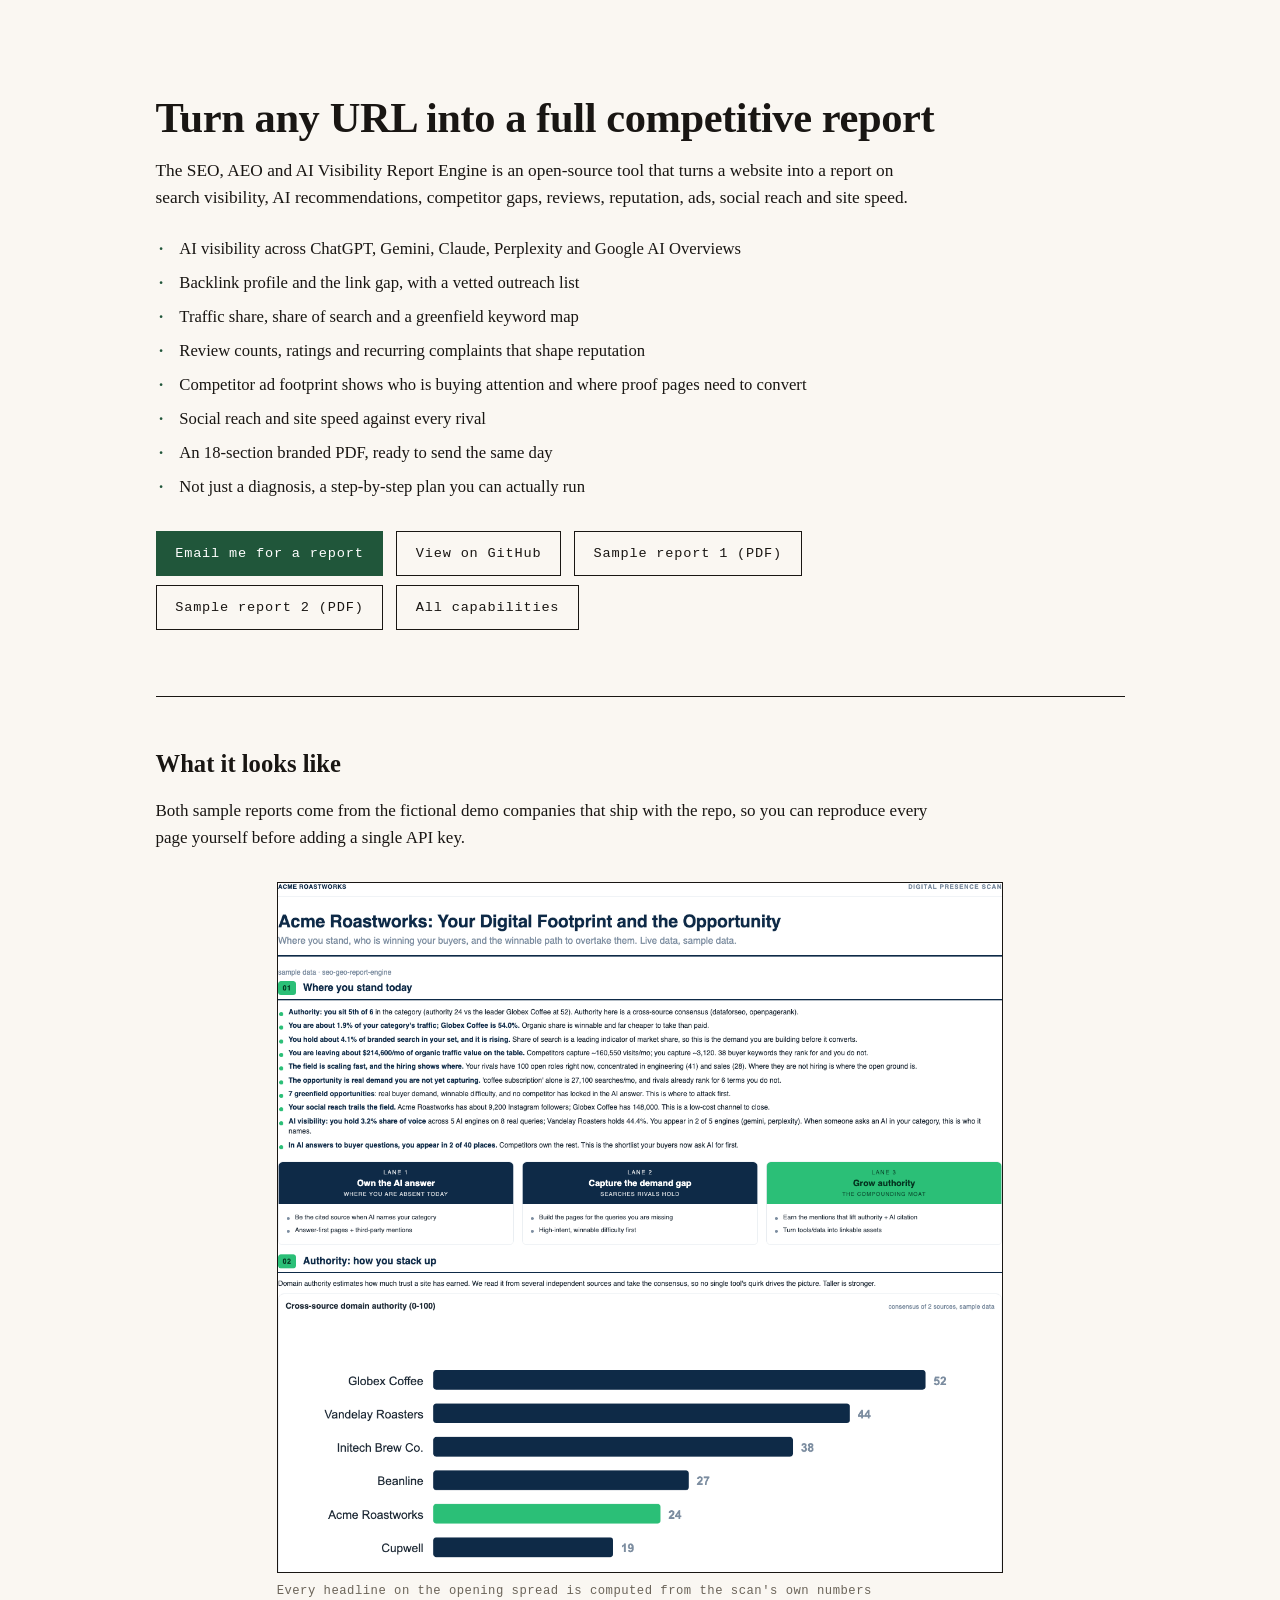
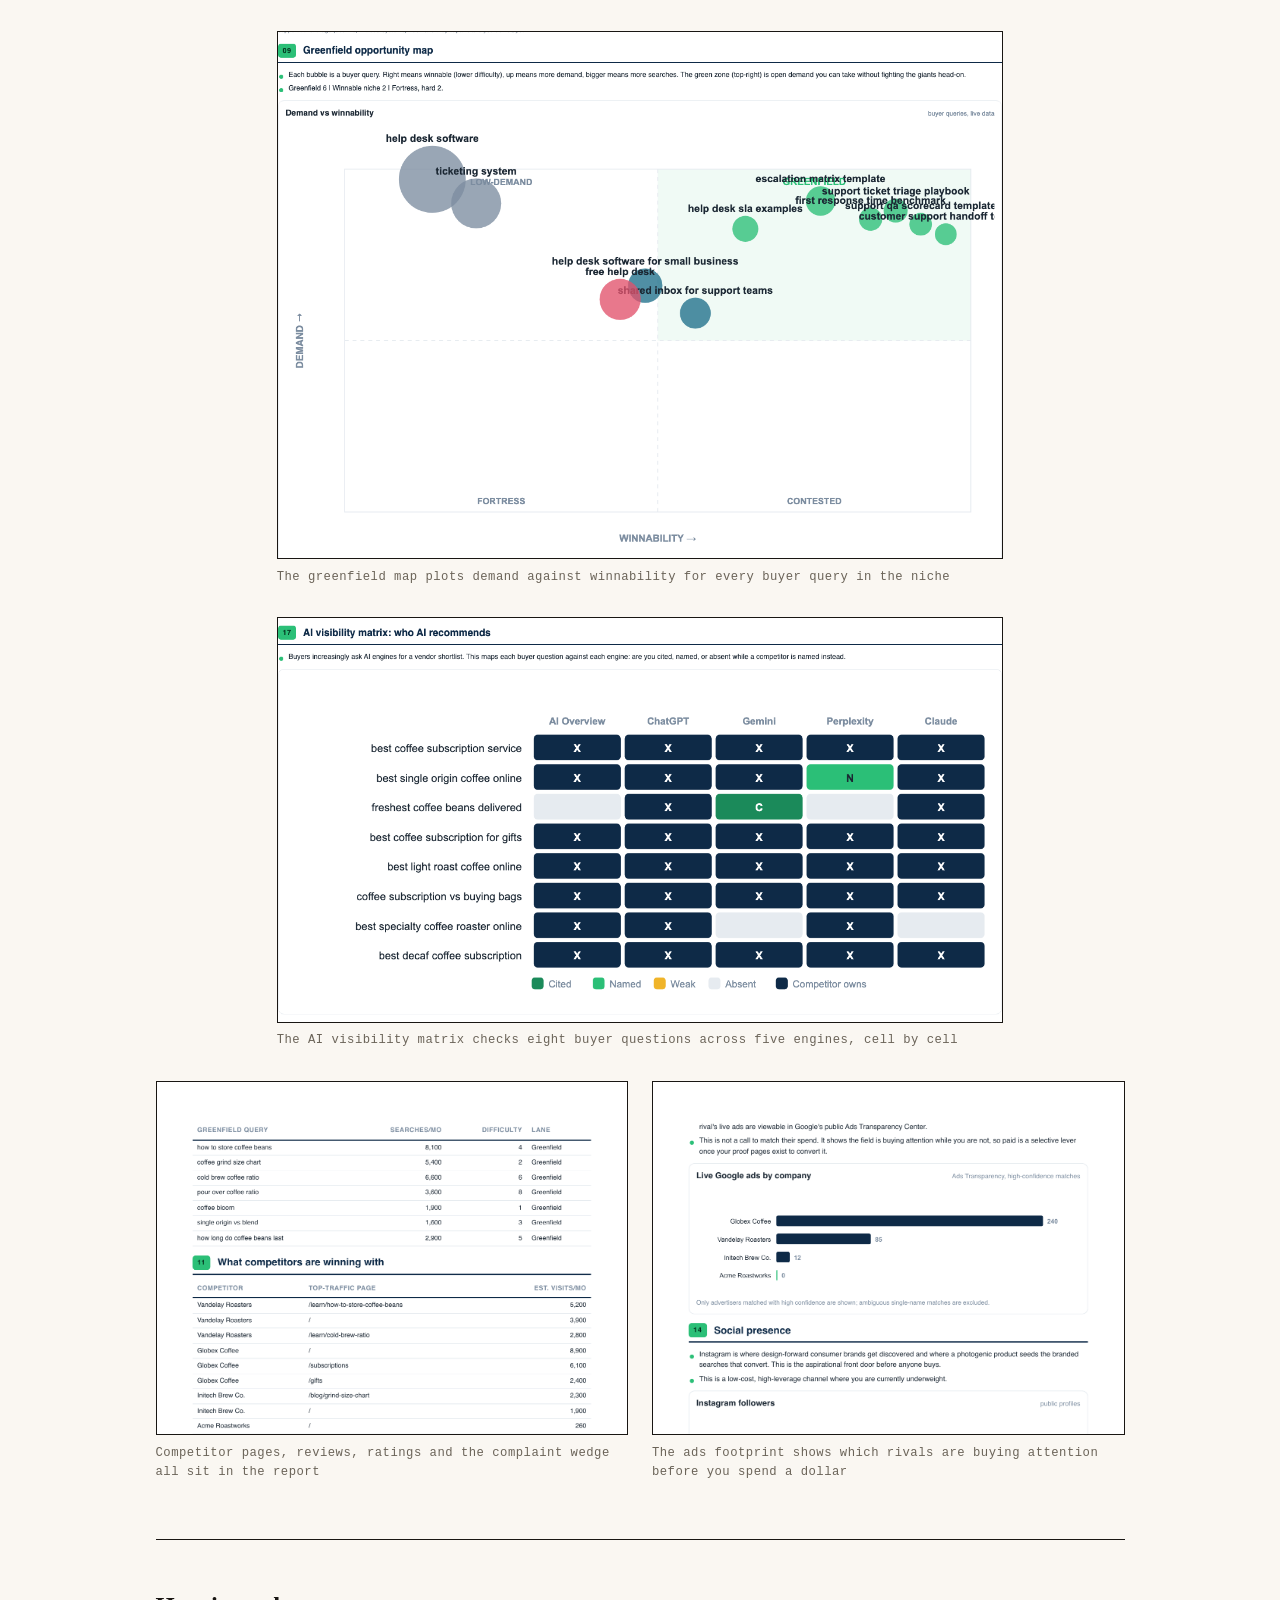
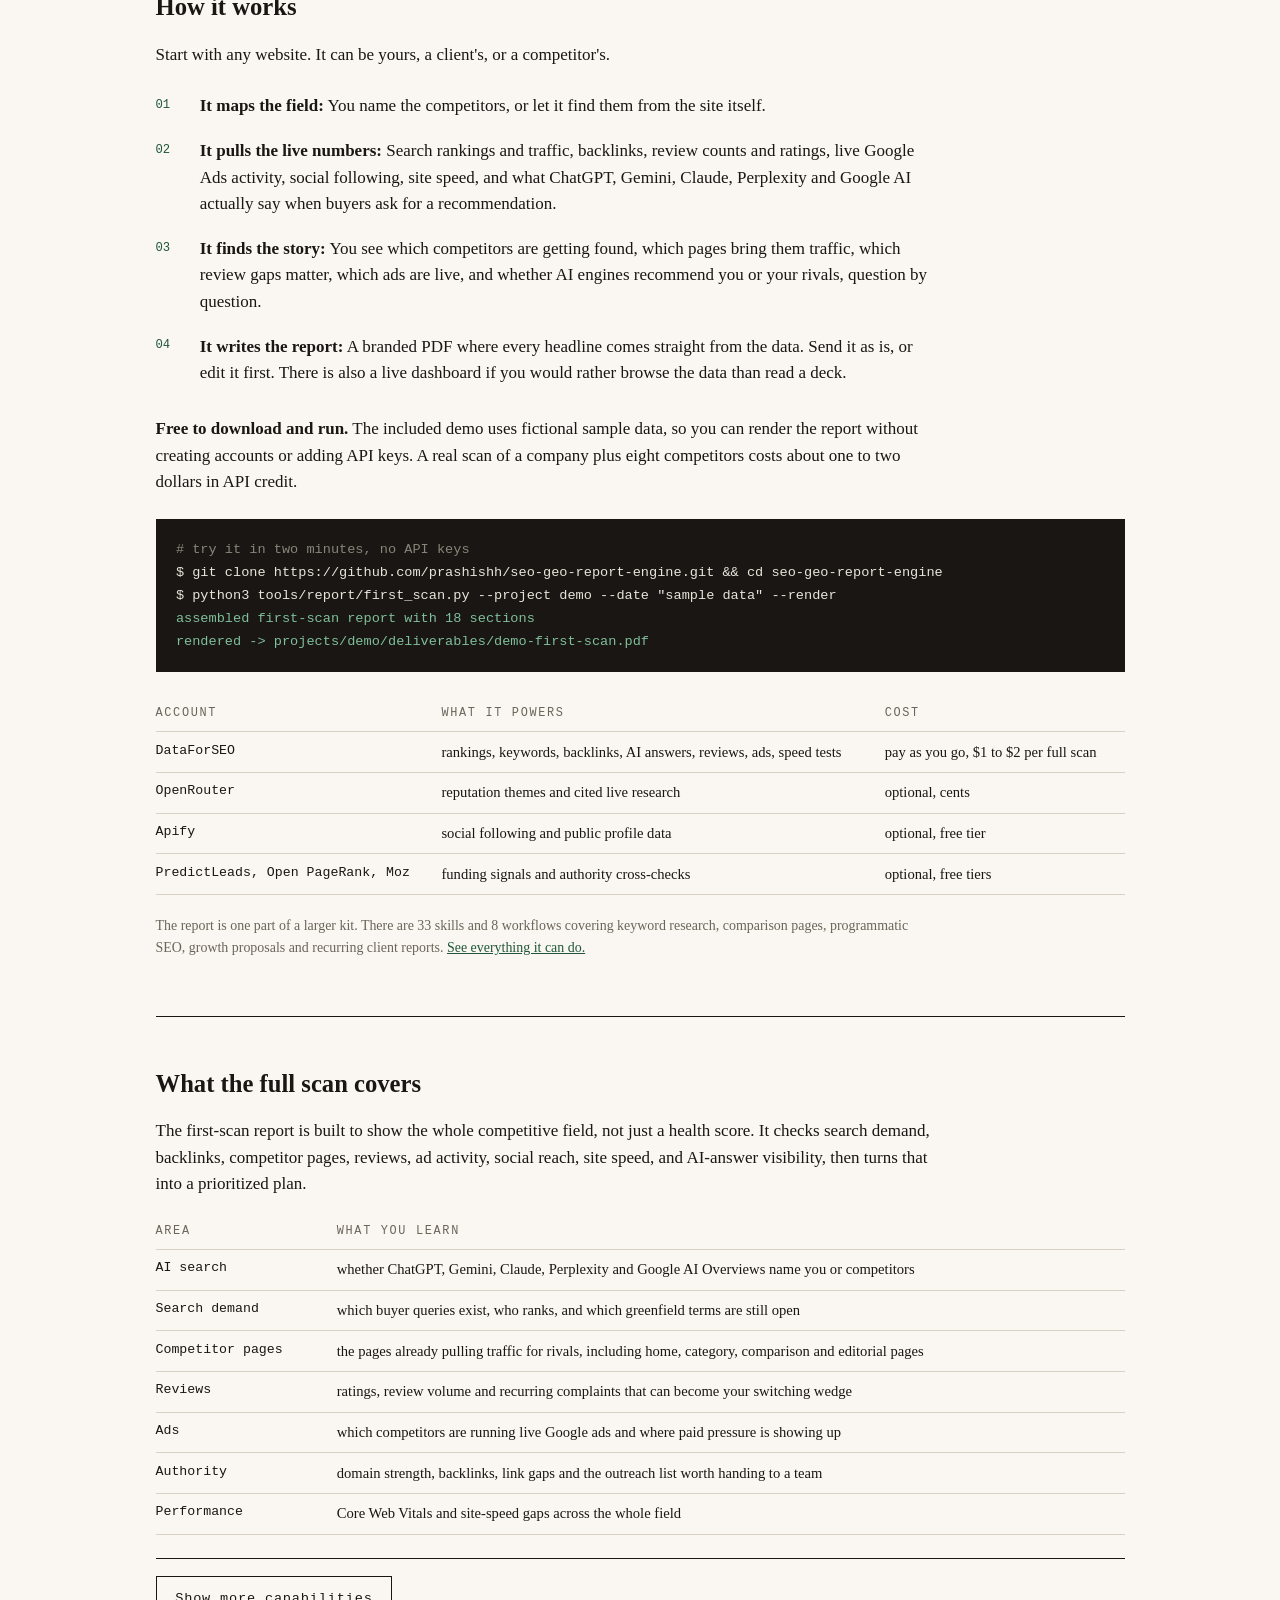
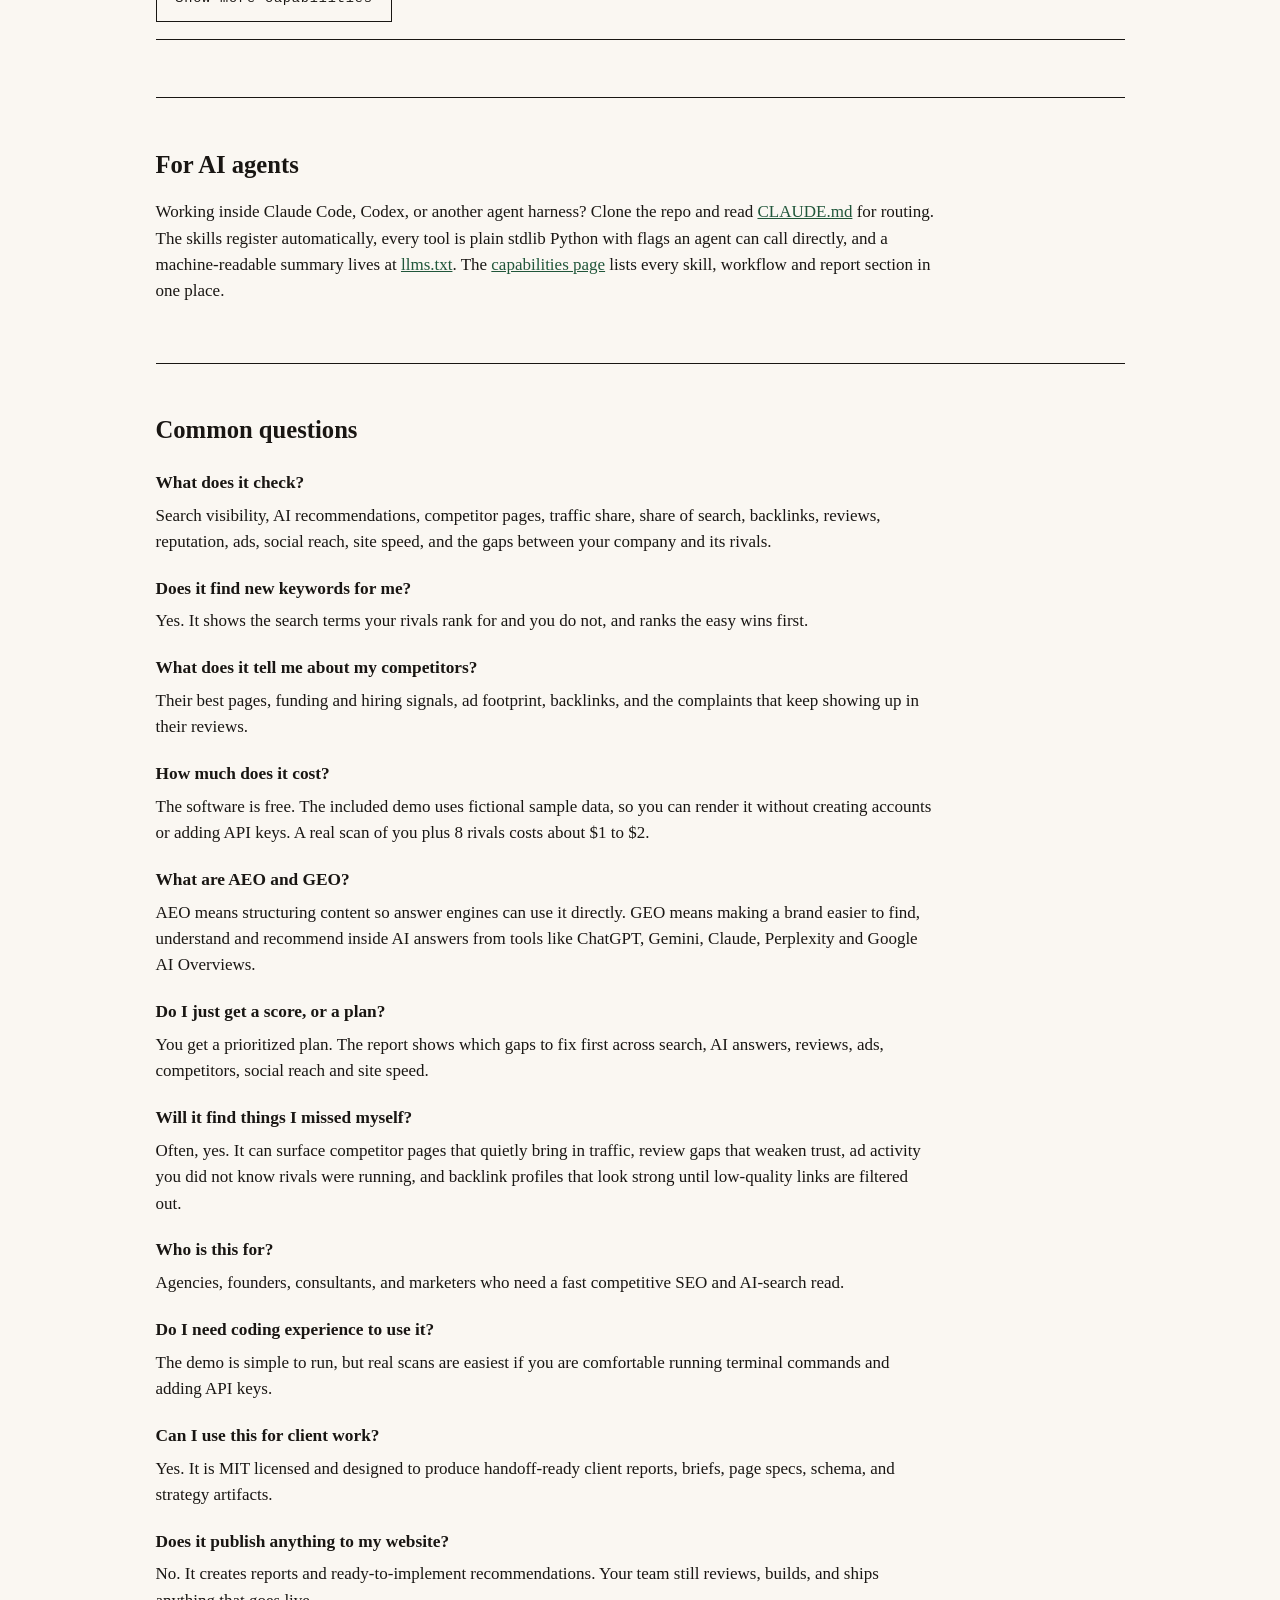
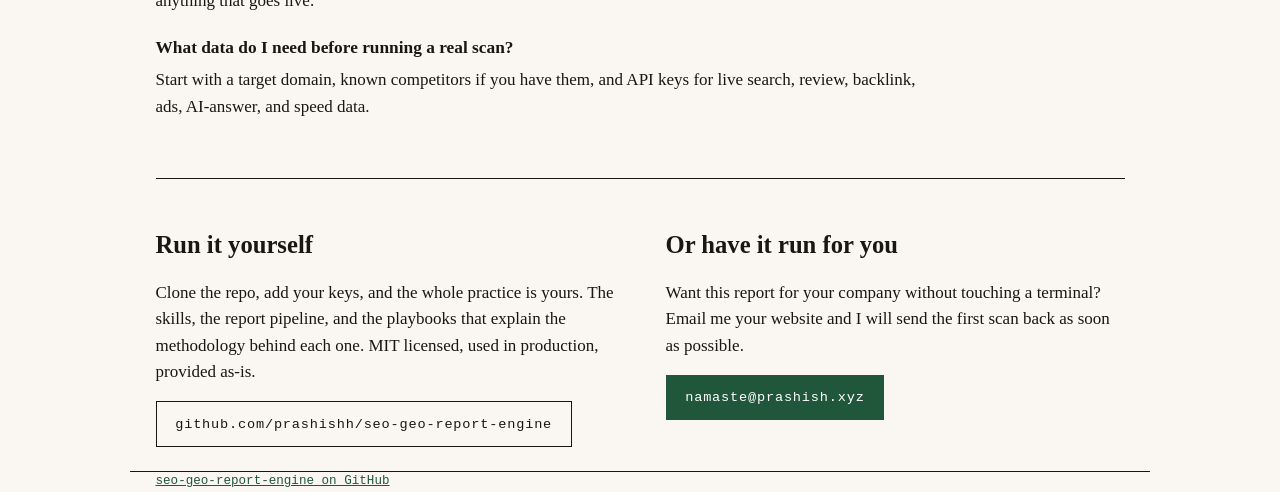
<file: docs/index.html>
<!doctype html>
<html lang="en">
<head>
<meta charset="utf-8">
<!-- Google tag (gtag.js) -->
<script async src="https://www.googletagmanager.com/gtag/js?id=G-926M69YJM3"></script>
<script>
  window.dataLayer = window.dataLayer || [];
  function gtag(){dataLayer.push(arguments);}
  gtag('js', new Date());

  gtag('config', 'G-926M69YJM3');
</script>
<meta name="viewport" content="width=device-width, initial-scale=1">
<title>SEO, AEO and AI Visibility Report Engine</title>
<meta name="description" content="Are you seen across search, AI, reviews, ads, social and competitors? An open-source SEO, AEO and AI visibility report engine. Point it at any website for an 18-section competitive report covering AI recommendations, competitor gaps, review counts, reputation, ads footprint, social reach and site speed.">
<link rel="icon" href="favicon.svg" type="image/svg+xml">
<link rel="canonical" href="https://aeoseo-visibility.prashish.xyz/">
<meta property="og:type" content="website">
<meta property="og:title" content="SEO, AEO and AI Visibility Report Engine">
<meta property="og:description" content="Are you seen across search, AI, reviews, ads, social and competitors? An open-source SEO, AEO and AI visibility report engine. Point it at any website for an 18-section competitive report covering AI recommendations, competitor gaps, review counts, reputation, ads footprint, social reach and site speed.">
<meta property="og:url" content="https://aeoseo-visibility.prashish.xyz/">
<meta property="og:image" content="https://aeoseo-visibility.prashish.xyz/assets/social-card.png">
<meta name="twitter:card" content="summary_large_image">
<meta name="twitter:title" content="SEO, AEO and AI Visibility Report Engine">
<meta name="twitter:description" content="Are you seen across search, AI, reviews, ads, social and competitors? An open-source SEO, AEO and AI visibility report engine. Point it at any website for an 18-section competitive report covering AI recommendations, competitor gaps, review counts, reputation, ads footprint, social reach and site speed.">
<meta name="twitter:image" content="https://aeoseo-visibility.prashish.xyz/assets/social-card.png">
<script type="application/ld+json">{"@context": "https://schema.org", "@type": "SoftwareApplication", "name": "seo-geo-report-engine", "alternateName": "SEO, AEO and AI Visibility Report Engine", "description": "Are you seen across search, AI, reviews, ads, social and competitors? An open-source SEO, AEO and AI visibility report engine. Point it at any website for an 18-section competitive report covering AI recommendations, competitor gaps, review counts, reputation, ads footprint, social reach and site speed.", "url": "https://aeoseo-visibility.prashish.xyz/", "applicationCategory": "BusinessApplication", "operatingSystem": "macOS, Linux, Windows", "dateModified": "2026-07-04", "publisher": {"@type": "Organization", "name": "seo-geo-report-engine", "url": "https://aeoseo-visibility.prashish.xyz/"}, "offers": {"@type": "Offer", "price": "0", "priceCurrency": "USD"}, "license": "https://opensource.org/license/mit/", "sameAs": ["https://github.com/prashishh/seo-geo-report-engine"]}</script>
<script type="application/ld+json">{"@context": "https://schema.org", "@type": "Organization", "name": "seo-geo-report-engine", "url": "https://aeoseo-visibility.prashish.xyz/", "email": "namaste@prashish.xyz", "sameAs": ["https://github.com/prashishh/seo-geo-report-engine"]}</script>
<script type="application/ld+json">
{
  "@context": "https://schema.org",
  "@type": "FAQPage",
  "mainEntity": [
    {"@type": "Question", "name": "What does it check?", "acceptedAnswer": {"@type": "Answer", "text": "Search visibility, AI recommendations, competitor pages, traffic share, share of search, backlinks, reviews, reputation, ads, social reach, site speed, and the gaps between your company and its rivals."}},
    {"@type": "Question", "name": "Does it find new keywords for me?", "acceptedAnswer": {"@type": "Answer", "text": "Yes. It shows the search terms your rivals rank for and you do not, and ranks the easy wins first."}},
    {"@type": "Question", "name": "What does it tell me about my competitors?", "acceptedAnswer": {"@type": "Answer", "text": "Their best pages, funding and hiring signals, ad footprint, backlinks, and the complaints that keep showing up in their reviews."}},
    {"@type": "Question", "name": "How much does it cost?", "acceptedAnswer": {"@type": "Answer", "text": "The software is free. The included demo uses fictional sample data, so you can render it without creating accounts or adding API keys. A real scan of you plus 8 rivals costs about $1 to $2."}},
    {"@type": "Question", "name": "What are AEO and GEO?", "acceptedAnswer": {"@type": "Answer", "text": "AEO means structuring content so answer engines can use it directly. GEO means making a brand easier to find, understand and recommend inside AI answers from tools like ChatGPT, Gemini, Claude, Perplexity and Google AI Overviews."}},
    {"@type": "Question", "name": "Do I just get a score, or a plan?", "acceptedAnswer": {"@type": "Answer", "text": "You get a prioritized plan. The report shows which gaps to fix first across search, AI answers, reviews, ads, competitors, social reach and site speed."}},
    {"@type": "Question", "name": "Will it find things I missed myself?", "acceptedAnswer": {"@type": "Answer", "text": "Often, yes. It can surface competitor pages that quietly bring in traffic, review gaps that weaken trust, ad activity you did not know rivals were running, and backlink profiles that look strong until low-quality links are filtered out."}},
    {"@type": "Question", "name": "Who is this for?", "acceptedAnswer": {"@type": "Answer", "text": "Agencies, founders, consultants, and marketers who need a fast competitive SEO and AI-search read."}},
    {"@type": "Question", "name": "Do I need coding experience to use it?", "acceptedAnswer": {"@type": "Answer", "text": "The demo is simple to run, but real scans are easiest if you are comfortable running terminal commands and adding API keys."}},
    {"@type": "Question", "name": "Can I use this for client work?", "acceptedAnswer": {"@type": "Answer", "text": "Yes. It is MIT licensed and designed to produce handoff-ready client reports, briefs, page specs, schema, and strategy artifacts."}},
    {"@type": "Question", "name": "Does it publish anything to my website?", "acceptedAnswer": {"@type": "Answer", "text": "No. It creates reports and ready-to-implement recommendations. Your team still reviews, builds, and ships anything that goes live."}},
    {"@type": "Question", "name": "What data do I need before running a real scan?", "acceptedAnswer": {"@type": "Answer", "text": "Start with a target domain, known competitors if you have them, and API keys for live search, review, backlink, ads, AI-answer, and speed data."}}
  ]
}
</script>
<style>
  :root{
    --paper:#faf7f2; --ink:#191613; --muted:#6b6459; --accent:#20563a;
    --rule:#191613; --mono:ui-monospace,"SF Mono",Menlo,Consolas,monospace;
    --serif:"Iowan Old Style",Palatino,"Palatino Linotype",Georgia,serif;
  }
  *{margin:0;padding:0;box-sizing:border-box}
  html{font-size:17px;-webkit-text-size-adjust:100%}
  body{background:var(--paper);color:var(--ink);font-family:var(--serif);line-height:1.55;overflow-wrap:break-word}
  img{max-width:100%;height:auto}
  .wrap{max-width:60rem;margin:0 auto;padding:0 1.5rem}
  a{color:var(--accent)}
  header.wrap{padding-top:5.5rem}
  h1{font-size:2.5rem;line-height:1.12;font-weight:600;margin:0 0 1rem;letter-spacing:-.01em;max-width:52rem}
  .sub{font-size:1.18rem;font-style:italic;color:#40392f;margin-bottom:1.4rem;max-width:46rem}
  .def{font-size:1.02rem;margin-bottom:1.2rem}
  .expect{list-style:none;margin:0 0 1.6rem}
  .expect li{padding:.24rem 0 .24rem 1.4rem;position:relative;font-size:.98rem;max-width:46rem}
  .expect li::before{content:"·";position:absolute;left:.2rem;color:var(--accent);font-weight:700}
  .rule{border:0;border-top:1px solid var(--rule);margin:3.4rem 0 2.8rem}
  section{padding:0}
  h2{font-size:1.45rem;font-weight:600;margin-bottom:.9rem}
  h3{font-size:1.02rem;font-weight:600;margin:1.2rem 0 .35rem}
  p{margin-bottom:.95rem;max-width:46rem}
  .term{background:var(--ink);color:#e9e4da;font-family:var(--mono);font-size:.8rem;line-height:1.7;padding:1.1rem 1.2rem;overflow-x:auto;margin:1.4rem 0;white-space:pre}
  .term .c{color:#8a8378}
  .term .g{color:#7fbf9a}
  figure{margin:1.8rem 0}
  section.wrap > figure{max-width:75%;margin-left:auto;margin-right:auto}
  figure a{display:block}
  figure img{width:100%;display:block;border:1px solid var(--ink)}
  figcaption{font-family:var(--mono);font-size:.72rem;letter-spacing:.04em;color:var(--muted);margin-top:.5rem}
  .proof-grid{display:grid;grid-template-columns:1fr 1fr;gap:1.4rem;margin:1.8rem 0}
  .proof-grid figure{margin:0}
  .proof-grid a{aspect-ratio:4/3;overflow:hidden;border:1px solid var(--ink)}
  .proof-grid img{height:100%;object-fit:cover;object-position:top;border:0}
  .steps{counter-reset:s;list-style:none;margin:.4rem 0 1.2rem}
  .steps li{counter-increment:s;padding:.55rem 0 .55rem 2.6rem;position:relative;max-width:46rem}
  .steps li::before{content:counter(s,decimal-leading-zero);position:absolute;left:0;top:.7rem;font-family:var(--mono);font-size:.72rem;color:var(--accent)}
  .steps b{font-weight:600}
  table{border-collapse:collapse;width:100%;font-size:.86rem;margin:.8rem 0 1.2rem}
  th,td{text-align:left;padding:.5rem .6rem .5rem 0;border-bottom:1px solid #d8d1c3;vertical-align:top}
  th{font-family:var(--mono);font-size:.7rem;letter-spacing:.14em;text-transform:uppercase;color:var(--muted);font-weight:500}
  td:first-child{font-family:var(--mono);font-size:.78rem}
  details{border-top:1px solid var(--rule);border-bottom:1px solid var(--rule);padding:1rem 0;margin:1.4rem 0 0}
  summary{cursor:pointer;display:inline-block;font-family:var(--mono);font-size:.8rem;letter-spacing:.06em;padding:.65rem 1.1rem;border:1px solid var(--ink);color:var(--ink);list-style:none}
  summary::-webkit-details-marker{display:none}
  summary:hover{background:var(--ink);color:var(--paper)}
  details[open] summary{margin-bottom:1rem;background:var(--ink);color:var(--paper)}
  .split{display:grid;grid-template-columns:1fr 1fr;gap:3rem;margin-top:.6rem}
  @media(max-width:700px){.split,.proof-grid{grid-template-columns:1fr}section.wrap > figure{max-width:100%}html{font-size:16px}h1{font-size:1.95rem}header.wrap{padding-top:3.5rem}}
  .btn{display:inline-block;font-family:var(--mono);font-size:.8rem;letter-spacing:.06em;padding:.65rem 1.1rem;border:1px solid var(--ink);color:var(--ink);text-decoration:none;background:transparent;margin:0 .5rem .5rem 0}
  .btn:hover{background:var(--ink);color:var(--paper)}
  .btn.solid{background:var(--accent);border-color:var(--accent);color:#fff}
  .btn.solid:hover{background:#17402b;border-color:#17402b}
  footer{margin-top:3.4rem;padding:1.6rem 0 3.2rem;border-top:1px solid var(--rule);font-family:var(--mono);font-size:.74rem}
  .fine{font-size:.82rem;color:var(--muted);max-width:46rem}
</style>
</head>
<body>

<header class="wrap">
  <h1>Turn any URL into a full competitive report</h1>
  <p class="def">The SEO, AEO and AI Visibility Report Engine is an open-source tool that turns a
  website into a report on search visibility, AI recommendations, competitor gaps, reviews,
  reputation, ads, social reach and site speed.</p>
  <ul class="expect">
    <li>AI visibility across ChatGPT, Gemini, Claude, Perplexity and Google AI Overviews</li>
    <li>Backlink profile and the link gap, with a vetted outreach list</li>
    <li>Traffic share, share of search and a greenfield keyword map</li>
    <li>Review counts, ratings and recurring complaints that shape reputation</li>
    <li>Competitor ad footprint shows who is buying attention and where proof pages need to convert</li>
    <li>Social reach and site speed against every rival</li>
    <li>An 18-section branded PDF, ready to send the same day</li>
    <li>Not just a diagnosis, a step-by-step plan you can actually run</li>
  </ul>
  <p>
    <a class="btn solid" href="mailto:namaste@prashish.xyz?subject=First%20scan%20request">Email me for a report</a>
    <a class="btn" href="https://github.com/prashishh/seo-geo-report-engine">View on GitHub</a>
    <a class="btn" href="assets/sample-report-1.pdf">Sample report 1 (PDF)</a>
    <a class="btn" href="assets/sample-report-2.pdf">Sample report 2 (PDF)</a>
    <a class="btn" href="capabilities.html">All capabilities</a>
  </p>
  <hr class="rule">
</header>

<section class="wrap">
  <h2>What it looks like</h2>
  <p>Both sample reports come from the fictional demo companies that ship with the repo, so you
  can reproduce every page yourself before adding a single API key.</p>
  <figure>
    <a href="assets/shot-summary.png" target="_blank" rel="noopener"><img src="assets/shot-summary.png" alt="Report opening page with headline findings and a domain authority chart" width="1240" height="1180"></a>
    <figcaption>Every headline on the opening spread is computed from the scan's own numbers</figcaption>
  </figure>
  <figure>
    <a href="assets/shot-greenfield.png" target="_blank" rel="noopener"><img src="assets/shot-greenfield.png" alt="Greenfield opportunity map plotting demand against winnability for buyer queries" width="1240" height="900" loading="lazy"></a>
    <figcaption>The greenfield map plots demand against winnability for every buyer query in the niche</figcaption>
  </figure>
  <figure>
    <a href="assets/shot-matrix.png" target="_blank" rel="noopener"><img src="assets/shot-matrix.png" alt="AI visibility matrix showing eight buyer questions across five AI engines" width="1240" height="690" loading="lazy"></a>
    <figcaption>The AI visibility matrix checks eight buyer questions across five engines, cell by cell</figcaption>
  </figure>
  <div class="proof-grid">
    <figure>
      <a href="assets/shot-pages-reviews.png" target="_blank" rel="noopener"><img src="assets/shot-pages-reviews.png" alt="Report page showing competitor top traffic pages, review counts, ratings and complaints" width="1240" height="1754" loading="lazy"></a>
      <figcaption>Competitor pages, reviews, ratings and the complaint wedge all sit in the report</figcaption>
    </figure>
    <figure>
      <a href="assets/shot-ads-footprint.png" target="_blank" rel="noopener"><img src="assets/shot-ads-footprint.png" alt="Report page showing live Google ads by company and social presence benchmarks" width="1240" height="1754" loading="lazy"></a>
      <figcaption>The ads footprint shows which rivals are buying attention before you spend a dollar</figcaption>
    </figure>
  </div>
  <hr class="rule">
</section>

<section class="wrap">
  <h2>How it works</h2>
  <p>Start with any website. It can be yours, a client's, or a competitor's.</p>
  <ol class="steps">
    <li><b>It maps the field:</b> You name the competitors, or let it find them from the site
        itself.</li>
    <li><b>It pulls the live numbers:</b> Search rankings and traffic, backlinks, review counts
        and ratings, live Google Ads activity, social following, site speed, and what ChatGPT,
        Gemini, Claude, Perplexity and Google AI actually say when buyers ask for a
        recommendation.</li>
    <li><b>It finds the story:</b> You see which competitors are getting found, which pages bring
        them traffic, which review gaps matter, which ads are live, and whether AI engines
        recommend you or your rivals, question by question.</li>
    <li><b>It writes the report:</b> A branded PDF where every headline comes straight from the
        data. Send it as is, or edit it first. There is also a live dashboard if you would rather
        browse the data than read a deck.</li>
  </ol>
  <p><b>Free to download and run.</b> The included demo uses fictional sample data, so you can
  render the report without creating accounts or adding API keys. A real scan of a company plus
  eight competitors costs about one to two dollars in API credit.</p>
  <div class="term"><span class="c"># try it in two minutes, no API keys</span>
$ git clone https://github.com/prashishh/seo-geo-report-engine.git &amp;&amp; cd seo-geo-report-engine
$ python3 tools/report/first_scan.py --project demo --date "sample data" --render
<span class="g">assembled first-scan report with 18 sections</span>
<span class="g">rendered -&gt; projects/demo/deliverables/demo-first-scan.pdf</span></div>
  <table>
    <tr><th>Account</th><th>What it powers</th><th>Cost</th></tr>
    <tr><td>DataForSEO</td><td>rankings, keywords, backlinks, AI answers, reviews, ads, speed tests</td><td>pay as you go, $1 to $2 per full scan</td></tr>
    <tr><td>OpenRouter</td><td>reputation themes and cited live research</td><td>optional, cents</td></tr>
    <tr><td>Apify</td><td>social following and public profile data</td><td>optional, free tier</td></tr>
    <tr><td>PredictLeads, Open PageRank, Moz</td><td>funding signals and authority cross-checks</td><td>optional, free tiers</td></tr>
  </table>
  <p class="fine">The report is one part of a larger kit. There are 33 skills and 8 workflows
  covering keyword research, comparison pages, programmatic SEO, growth proposals and recurring
  client reports. <a href="capabilities.html">See everything it can do.</a></p>
  <hr class="rule">
</section>

<section class="wrap" id="capabilities">
  <h2>What the full scan covers</h2>
  <p>The first-scan report is built to show the whole competitive field, not just a health score.
  It checks search demand, backlinks, competitor pages, reviews, ad activity, social reach, site
  speed, and AI-answer visibility, then turns that into a prioritized plan.</p>
  <table>
    <tr><th>Area</th><th>What you learn</th></tr>
    <tr><td>AI search</td><td>whether ChatGPT, Gemini, Claude, Perplexity and Google AI Overviews name you or competitors</td></tr>
    <tr><td>Search demand</td><td>which buyer queries exist, who ranks, and which greenfield terms are still open</td></tr>
    <tr><td>Competitor pages</td><td>the pages already pulling traffic for rivals, including home, category, comparison and editorial pages</td></tr>
    <tr><td>Reviews</td><td>ratings, review volume and recurring complaints that can become your switching wedge</td></tr>
    <tr><td>Ads</td><td>which competitors are running live Google ads and where paid pressure is showing up</td></tr>
    <tr><td>Authority</td><td>domain strength, backlinks, link gaps and the outreach list worth handing to a team</td></tr>
    <tr><td>Performance</td><td>Core Web Vitals and site-speed gaps across the whole field</td></tr>
  </table>
  <details>
    <summary>Show more capabilities</summary>
    <h3>The 18 report sections</h3>
    <table>
      <tr><td>01</td><td>Where you stand today</td><td>headline findings computed from the scan</td></tr>
      <tr><td>02</td><td>Domain authority</td><td>trust score for you and every rival</td></tr>
      <tr><td>03</td><td>Backlinks and the link gap</td><td>who links to your rivals but not to you, junk filtered out</td></tr>
      <tr><td>04</td><td>Press and awards</td><td>coverage you already have and whether it passes authority</td></tr>
      <tr><td>05</td><td>Traffic share</td><td>how category organic visits split across the field</td></tr>
      <tr><td>06</td><td>Share of search</td><td>who buyers look for by name</td></tr>
      <tr><td>07</td><td>The demand you are missing</td><td>keywords rivals rank for that you do not</td></tr>
      <tr><td>08</td><td>Rival funding and hiring</td><td>who raised, who is hiring, and where momentum points</td></tr>
      <tr><td>09</td><td>Search demand and the gap</td><td>highest-intent queries with volume and difficulty</td></tr>
      <tr><td>10</td><td>Greenfield opportunity map</td><td>demand against winnability for buyer queries</td></tr>
      <tr><td>11</td><td>What competitors win with</td><td>each rival's top-traffic pages</td></tr>
      <tr><td>12</td><td>Reputation and the wedge</td><td>ratings, review counts and recurring complaints</td></tr>
      <tr><td>13</td><td>Google Ads footprint</td><td>who is buying attention and how many live ads they run</td></tr>
      <tr><td>14</td><td>Social presence</td><td>follower benchmark on the channel that matters</td></tr>
      <tr><td>15</td><td>Site speed</td><td>Core Web Vitals for the whole field</td></tr>
      <tr><td>16</td><td>AI share of voice</td><td>how often each brand is named across AI engines</td></tr>
      <tr><td>17</td><td>AI visibility matrix</td><td>buyer questions against five engines, cell by cell</td></tr>
      <tr><td>18</td><td>The opportunity and the plan</td><td>the lanes to attack first</td></tr>
    </table>
    <h3>Skills and workflows</h3>
    <table>
      <tr><td>AI search</td><td>llm-visibility, geo-audit, aeo-content-patterns, ai-citation-sprint, serp-intel, web-research</td></tr>
      <tr><td>SEO</td><td>keyword-research, competitor-analysis, backlink-analysis, technical-seo-audit, web-vitals, comparison-pages, programmatic-seo, schema-markup and more</td></tr>
      <tr><td>Strategy</td><td>first-scan-report, opportunity-map, market-opportunity, positioning-messaging, customer-research, proposal-builder</td></tr>
      <tr><td>Operations</td><td>report-generator, kpi-dashboard, agency-dashboard, seo-data-router, skill-navigator</td></tr>
      <tr><td>Workflows</td><td>/client-report, /new-client, /discovery-audit, /growth-plan, /growth-proposal, /competitor-watch, /weekly-report, /monthly-report</td></tr>
    </table>
    <p class="fine">The dedicated <a href="capabilities.html">capabilities page</a> keeps the full reference in one place.</p>
  </details>
  <hr class="rule">
</section>

<section class="wrap">
  <h2>For AI agents</h2>
  <p>Working inside Claude Code, Codex, or another agent harness? Clone the repo and read
  <a href="https://github.com/prashishh/seo-geo-report-engine/blob/main/CLAUDE.md">CLAUDE.md</a>
  for routing. The skills register automatically, every tool is plain stdlib Python with flags an
  agent can call directly, and a machine-readable summary lives at
  <a href="llms.txt">llms.txt</a>. The <a href="capabilities.html">capabilities page</a> lists
  every skill, workflow and report section in one place.</p>
  <hr class="rule">
</section>

<section class="wrap">
  <h2>Common questions</h2>
  <h3>What does it check?</h3>
  <p>Search visibility, AI recommendations, competitor pages, traffic share, share of search, backlinks, reviews, reputation, ads, social reach, site speed, and the gaps between your company and its rivals.</p>
  <h3>Does it find new keywords for me?</h3>
  <p>Yes. It shows the search terms your rivals rank for and you do not, and ranks the easy wins first.</p>
  <h3>What does it tell me about my competitors?</h3>
  <p>Their best pages, funding and hiring signals, ad footprint, backlinks, and the complaints that keep showing up in their reviews.</p>
  <h3>How much does it cost?</h3>
  <p>The software is free. The included demo uses fictional sample data, so you can render it without creating accounts or adding API keys. A real scan of you plus 8 rivals costs about $1 to $2.</p>
  <h3>What are AEO and GEO?</h3>
  <p>AEO means structuring content so answer engines can use it directly. GEO means making a brand easier to find, understand and recommend inside AI answers from tools like ChatGPT, Gemini, Claude, Perplexity and Google AI Overviews.</p>
  <h3>Do I just get a score, or a plan?</h3>
  <p>You get a prioritized plan. The report shows which gaps to fix first across search, AI answers, reviews, ads, competitors, social reach and site speed.</p>
  <h3>Will it find things I missed myself?</h3>
  <p>Often, yes. It can surface competitor pages that quietly bring in traffic, review gaps that weaken trust, ad activity you did not know rivals were running, and backlink profiles that look strong until low-quality links are filtered out.</p>
  <h3>Who is this for?</h3>
  <p>Agencies, founders, consultants, and marketers who need a fast competitive SEO and AI-search read.</p>
  <h3>Do I need coding experience to use it?</h3>
  <p>The demo is simple to run, but real scans are easiest if you are comfortable running terminal commands and adding API keys.</p>
  <h3>Can I use this for client work?</h3>
  <p>Yes. It is MIT licensed and designed to produce handoff-ready client reports, briefs, page specs, schema, and strategy artifacts.</p>
  <h3>Does it publish anything to my website?</h3>
  <p>No. It creates reports and ready-to-implement recommendations. Your team still reviews, builds, and ships anything that goes live.</p>
  <h3>What data do I need before running a real scan?</h3>
  <p>Start with a target domain, known competitors if you have them, and API keys for live search, review, backlink, ads, AI-answer, and speed data.</p>
  <hr class="rule">
</section>

<section class="wrap" id="contact">
  <div class="split">
    <div>
      <h2>Run it yourself</h2>
      <p>Clone the repo, add your keys, and the whole practice is yours. The skills, the report
      pipeline, and the playbooks that explain the methodology behind each one. MIT licensed,
      used in production, provided as-is.</p>
      <p><a class="btn" href="https://github.com/prashishh/seo-geo-report-engine">github.com/prashishh/seo-geo-report-engine</a></p>
    </div>
    <div>
      <h2>Or have it run for you</h2>
      <p>Want this report for your company without touching a terminal? Email me your website and
      I will send the first scan back as soon as possible.</p>
      <p><a class="btn solid" href="mailto:namaste@prashish.xyz?subject=First%20scan%20request">namaste@prashish.xyz</a></p>
    </div>
  </div>
</section>

<footer class="wrap">
  <a href="https://github.com/prashishh/seo-geo-report-engine">seo-geo-report-engine on GitHub</a>
</footer>

</body>
</html>
</file>
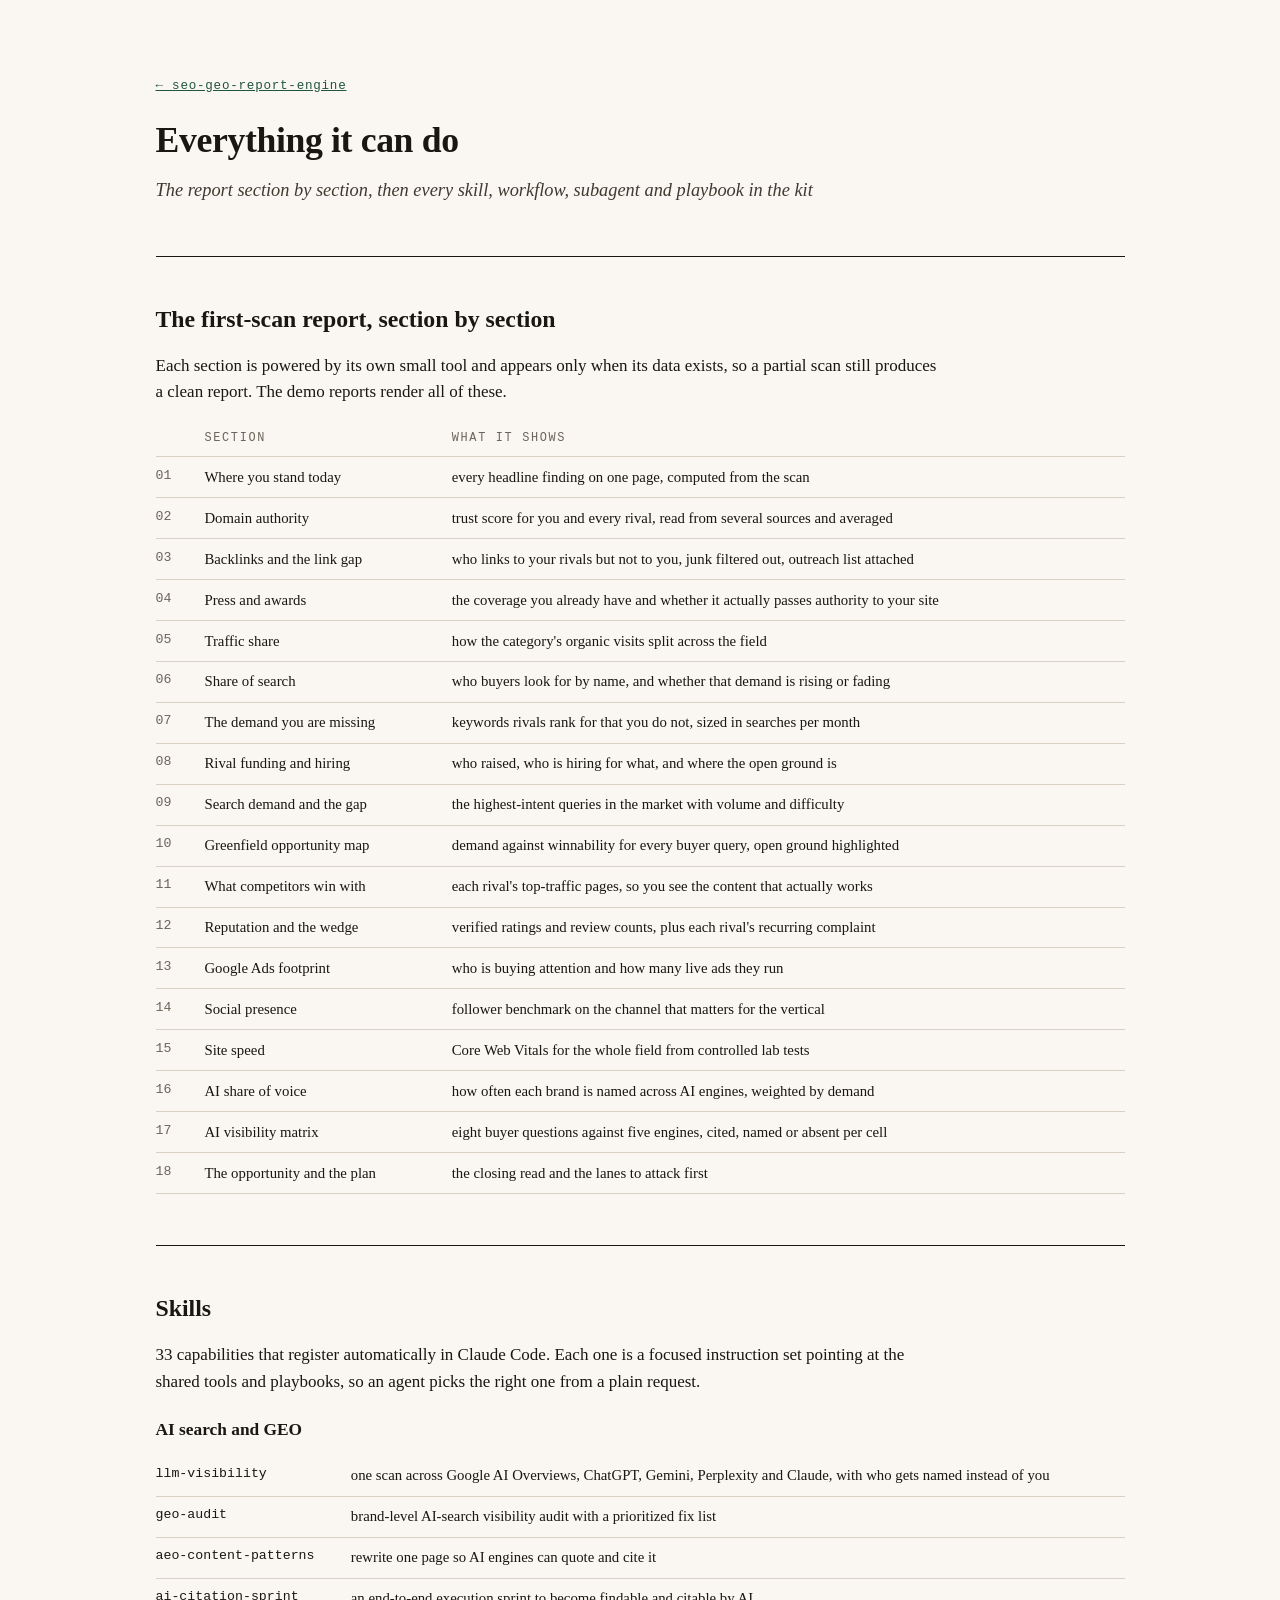
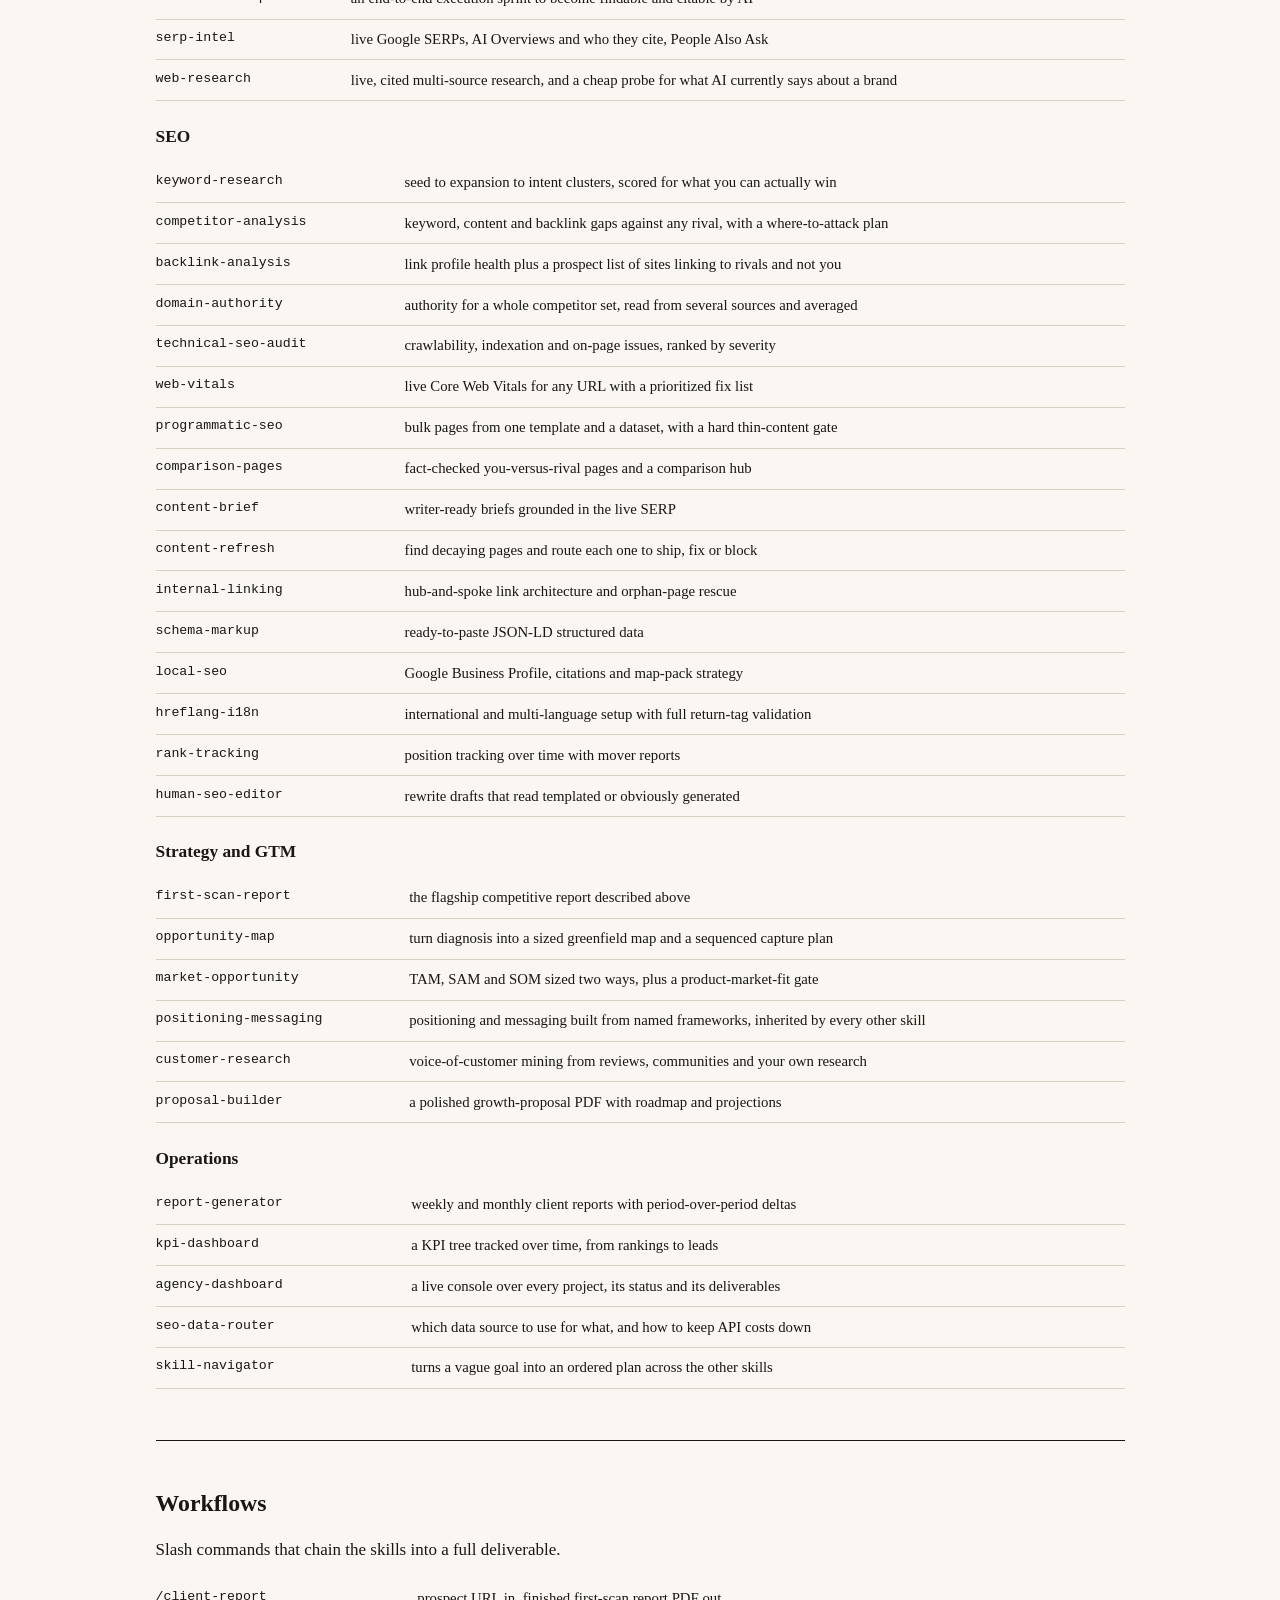
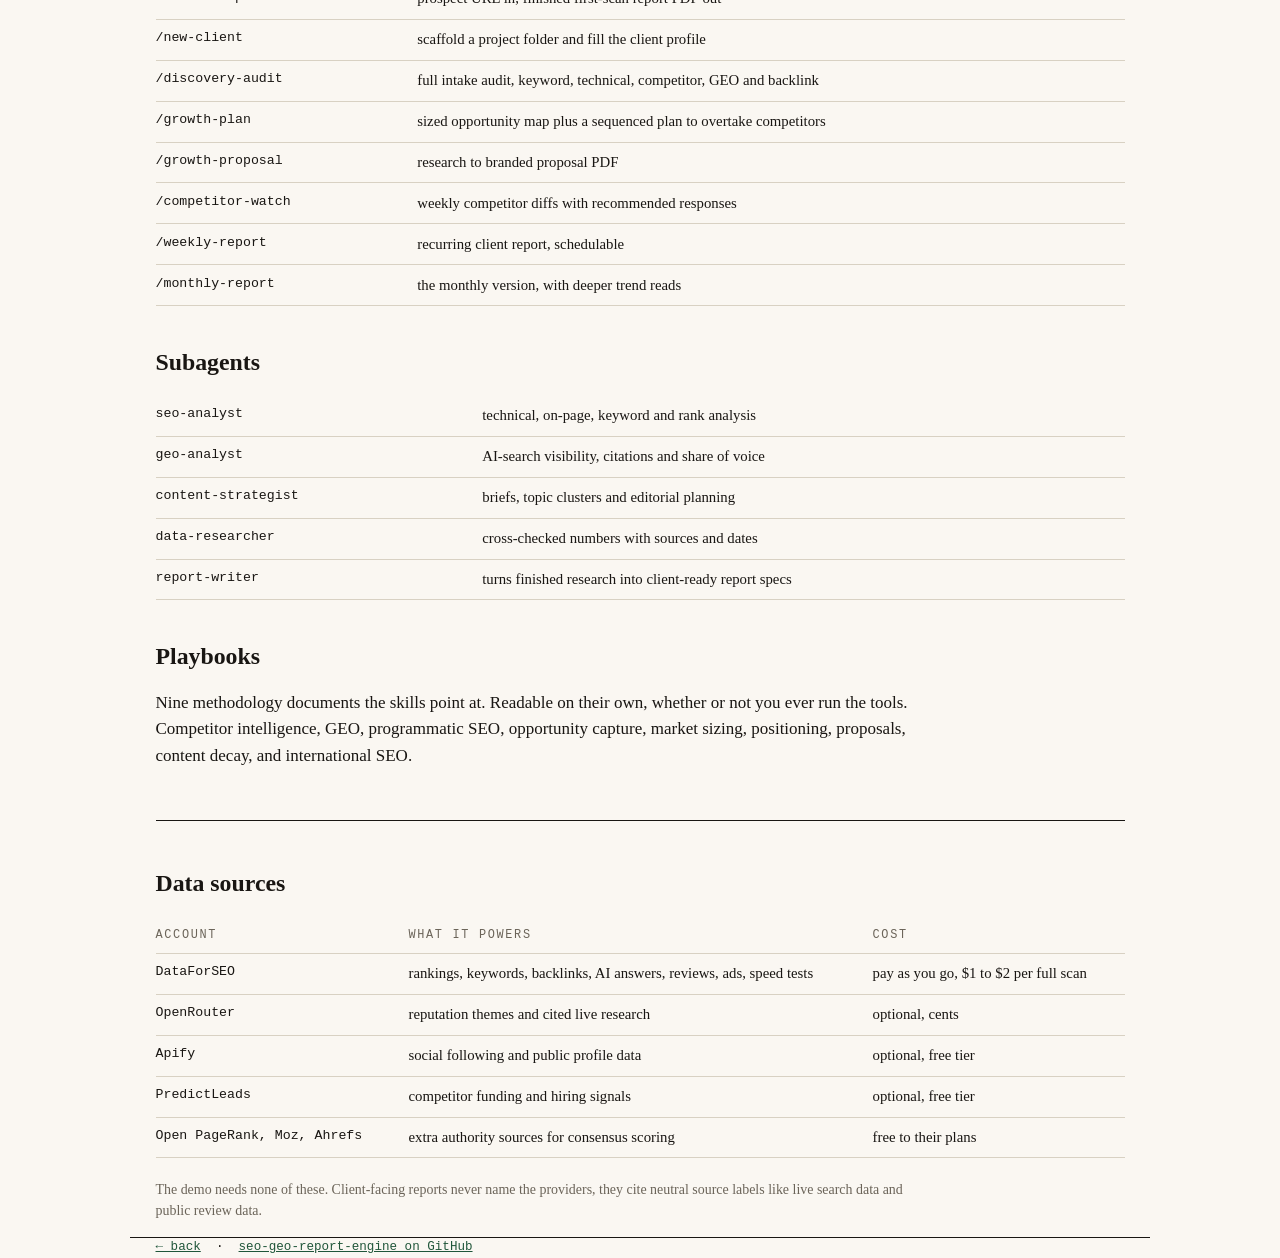
<file: docs/capabilities.html>
<!doctype html>
<html lang="en">
<head>
<meta charset="utf-8">
<!-- Google tag (gtag.js) -->
<script async src="https://www.googletagmanager.com/gtag/js?id=G-926M69YJM3"></script>
<script>
  window.dataLayer = window.dataLayer || [];
  function gtag(){dataLayer.push(arguments);}
  gtag('js', new Date());

  gtag('config', 'G-926M69YJM3');
</script>
<meta name="viewport" content="width=device-width, initial-scale=1">
<title>SEO, AEO and AI Visibility Report Engine Capabilities</title>
<meta name="description" content="Are you seen across search, AI, reviews, ads, social and competitors? Everything the seo-geo-report-engine can do, including 18 report sections, 33 skills, 8 workflows, 5 subagents and 9 methodology playbooks.">
<link rel="icon" href="favicon.svg" type="image/svg+xml">
<link rel="canonical" href="https://aeoseo-visibility.prashish.xyz/capabilities.html">
<meta property="og:type" content="website">
<meta property="og:title" content="SEO, AEO and AI Visibility Report Engine Capabilities">
<meta property="og:description" content="Are you seen across search, AI, reviews, ads, social and competitors? Everything the seo-geo-report-engine can do, including 18 report sections, 33 skills, 8 workflows, 5 subagents and 9 methodology playbooks.">
<meta property="og:url" content="https://aeoseo-visibility.prashish.xyz/capabilities.html">
<meta property="og:image" content="https://aeoseo-visibility.prashish.xyz/assets/social-card.png">
<meta name="twitter:card" content="summary_large_image">
<script type="application/ld+json">{"@context": "https://schema.org", "@type": "BreadcrumbList", "itemListElement": [{"@type": "ListItem", "position": 1, "name": "seo-geo-report-engine", "item": "https://aeoseo-visibility.prashish.xyz/"}, {"@type": "ListItem", "position": 2, "name": "Capabilities", "item": "https://aeoseo-visibility.prashish.xyz/capabilities.html"}]}</script>
<style>
  :root{
    --paper:#faf7f2; --ink:#191613; --muted:#6b6459; --accent:#20563a;
    --rule:#191613; --mono:ui-monospace,"SF Mono",Menlo,Consolas,monospace;
    --serif:"Iowan Old Style",Palatino,"Palatino Linotype",Georgia,serif;
  }
  *{margin:0;padding:0;box-sizing:border-box}
  html{font-size:17px;-webkit-text-size-adjust:100%}
  body{background:var(--paper);color:var(--ink);font-family:var(--serif);line-height:1.55;overflow-wrap:break-word}
  .wrap{max-width:60rem;margin:0 auto;padding:0 1.5rem}
  a{color:var(--accent)}
  header.wrap{padding-top:4.5rem}
  .crumb{font-family:var(--mono);font-size:.74rem;letter-spacing:.06em;margin-bottom:1.4rem}
  h1{font-size:2.1rem;line-height:1.15;font-weight:600;margin:0 0 .9rem;letter-spacing:-.01em}
  .sub{font-size:1.08rem;font-style:italic;color:#40392f;margin-bottom:1rem;max-width:46rem}
  .rule{border:0;border-top:1px solid var(--rule);margin:3rem 0 2.6rem}
  h2{font-size:1.4rem;font-weight:600;margin-bottom:.9rem}
  h3{font-size:1.02rem;font-weight:600;margin:1.3rem 0 .4rem}
  p{margin-bottom:.9rem;max-width:46rem}
  table{border-collapse:collapse;width:100%;font-size:.87rem;margin:.7rem 0 1.2rem}
  th,td{text-align:left;padding:.5rem .7rem .5rem 0;border-bottom:1px solid #d8d1c3;vertical-align:top}
  th{font-family:var(--mono);font-size:.7rem;letter-spacing:.14em;text-transform:uppercase;color:var(--muted);font-weight:500}
  td:first-child{font-family:var(--mono);font-size:.78rem;white-space:nowrap;padding-right:1.2rem}
  .n{font-family:var(--mono);font-size:.72rem;color:var(--muted);padding-right:.9rem}
  .fine{font-size:.82rem;color:var(--muted);max-width:46rem}
  footer{margin-top:3.2rem;padding:1.6rem 0 3.2rem;border-top:1px solid var(--rule);font-family:var(--mono);font-size:.74rem}
  @media(max-width:640px){html{font-size:16px}td:first-child{white-space:normal}}
</style>
</head>
<body>

<header class="wrap">
  <div class="crumb"><a href="index.html">&larr; seo-geo-report-engine</a></div>
  <h1>Everything it can do</h1>
  <p class="sub">The report section by section, then every skill, workflow, subagent and playbook in the kit</p>
  <hr class="rule">
</header>

<section class="wrap">
  <h2>The first-scan report, section by section</h2>
  <p>Each section is powered by its own small tool and appears only when its data exists, so a
  partial scan still produces a clean report. The demo reports render all of these.</p>
  <table>
    <tr><th></th><th>Section</th><th>What it shows</th></tr>
    <tr><td class="n">01</td><td>Where you stand today</td><td>every headline finding on one page, computed from the scan</td></tr>
    <tr><td class="n">02</td><td>Domain authority</td><td>trust score for you and every rival, read from several sources and averaged</td></tr>
    <tr><td class="n">03</td><td>Backlinks and the link gap</td><td>who links to your rivals but not to you, junk filtered out, outreach list attached</td></tr>
    <tr><td class="n">04</td><td>Press and awards</td><td>the coverage you already have and whether it actually passes authority to your site</td></tr>
    <tr><td class="n">05</td><td>Traffic share</td><td>how the category's organic visits split across the field</td></tr>
    <tr><td class="n">06</td><td>Share of search</td><td>who buyers look for by name, and whether that demand is rising or fading</td></tr>
    <tr><td class="n">07</td><td>The demand you are missing</td><td>keywords rivals rank for that you do not, sized in searches per month</td></tr>
    <tr><td class="n">08</td><td>Rival funding and hiring</td><td>who raised, who is hiring for what, and where the open ground is</td></tr>
    <tr><td class="n">09</td><td>Search demand and the gap</td><td>the highest-intent queries in the market with volume and difficulty</td></tr>
    <tr><td class="n">10</td><td>Greenfield opportunity map</td><td>demand against winnability for every buyer query, open ground highlighted</td></tr>
    <tr><td class="n">11</td><td>What competitors win with</td><td>each rival's top-traffic pages, so you see the content that actually works</td></tr>
    <tr><td class="n">12</td><td>Reputation and the wedge</td><td>verified ratings and review counts, plus each rival's recurring complaint</td></tr>
    <tr><td class="n">13</td><td>Google Ads footprint</td><td>who is buying attention and how many live ads they run</td></tr>
    <tr><td class="n">14</td><td>Social presence</td><td>follower benchmark on the channel that matters for the vertical</td></tr>
    <tr><td class="n">15</td><td>Site speed</td><td>Core Web Vitals for the whole field from controlled lab tests</td></tr>
    <tr><td class="n">16</td><td>AI share of voice</td><td>how often each brand is named across AI engines, weighted by demand</td></tr>
    <tr><td class="n">17</td><td>AI visibility matrix</td><td>eight buyer questions against five engines, cited, named or absent per cell</td></tr>
    <tr><td class="n">18</td><td>The opportunity and the plan</td><td>the closing read and the lanes to attack first</td></tr>
  </table>
  <hr class="rule">
</section>

<section class="wrap">
  <h2>Skills</h2>
  <p>33 capabilities that register automatically in Claude Code. Each one is a focused instruction
  set pointing at the shared tools and playbooks, so an agent picks the right one from a plain
  request.</p>

  <h3>AI search and GEO</h3>
  <table>
    <tr><td>llm-visibility</td><td>one scan across Google AI Overviews, ChatGPT, Gemini, Perplexity and Claude, with who gets named instead of you</td></tr>
    <tr><td>geo-audit</td><td>brand-level AI-search visibility audit with a prioritized fix list</td></tr>
    <tr><td>aeo-content-patterns</td><td>rewrite one page so AI engines can quote and cite it</td></tr>
    <tr><td>ai-citation-sprint</td><td>an end-to-end execution sprint to become findable and citable by AI</td></tr>
    <tr><td>serp-intel</td><td>live Google SERPs, AI Overviews and who they cite, People Also Ask</td></tr>
    <tr><td>web-research</td><td>live, cited multi-source research, and a cheap probe for what AI currently says about a brand</td></tr>
  </table>

  <h3>SEO</h3>
  <table>
    <tr><td>keyword-research</td><td>seed to expansion to intent clusters, scored for what you can actually win</td></tr>
    <tr><td>competitor-analysis</td><td>keyword, content and backlink gaps against any rival, with a where-to-attack plan</td></tr>
    <tr><td>backlink-analysis</td><td>link profile health plus a prospect list of sites linking to rivals and not you</td></tr>
    <tr><td>domain-authority</td><td>authority for a whole competitor set, read from several sources and averaged</td></tr>
    <tr><td>technical-seo-audit</td><td>crawlability, indexation and on-page issues, ranked by severity</td></tr>
    <tr><td>web-vitals</td><td>live Core Web Vitals for any URL with a prioritized fix list</td></tr>
    <tr><td>programmatic-seo</td><td>bulk pages from one template and a dataset, with a hard thin-content gate</td></tr>
    <tr><td>comparison-pages</td><td>fact-checked you-versus-rival pages and a comparison hub</td></tr>
    <tr><td>content-brief</td><td>writer-ready briefs grounded in the live SERP</td></tr>
    <tr><td>content-refresh</td><td>find decaying pages and route each one to ship, fix or block</td></tr>
    <tr><td>internal-linking</td><td>hub-and-spoke link architecture and orphan-page rescue</td></tr>
    <tr><td>schema-markup</td><td>ready-to-paste JSON-LD structured data</td></tr>
    <tr><td>local-seo</td><td>Google Business Profile, citations and map-pack strategy</td></tr>
    <tr><td>hreflang-i18n</td><td>international and multi-language setup with full return-tag validation</td></tr>
    <tr><td>rank-tracking</td><td>position tracking over time with mover reports</td></tr>
    <tr><td>human-seo-editor</td><td>rewrite drafts that read templated or obviously generated</td></tr>
  </table>

  <h3>Strategy and GTM</h3>
  <table>
    <tr><td>first-scan-report</td><td>the flagship competitive report described above</td></tr>
    <tr><td>opportunity-map</td><td>turn diagnosis into a sized greenfield map and a sequenced capture plan</td></tr>
    <tr><td>market-opportunity</td><td>TAM, SAM and SOM sized two ways, plus a product-market-fit gate</td></tr>
    <tr><td>positioning-messaging</td><td>positioning and messaging built from named frameworks, inherited by every other skill</td></tr>
    <tr><td>customer-research</td><td>voice-of-customer mining from reviews, communities and your own research</td></tr>
    <tr><td>proposal-builder</td><td>a polished growth-proposal PDF with roadmap and projections</td></tr>
  </table>

  <h3>Operations</h3>
  <table>
    <tr><td>report-generator</td><td>weekly and monthly client reports with period-over-period deltas</td></tr>
    <tr><td>kpi-dashboard</td><td>a KPI tree tracked over time, from rankings to leads</td></tr>
    <tr><td>agency-dashboard</td><td>a live console over every project, its status and its deliverables</td></tr>
    <tr><td>seo-data-router</td><td>which data source to use for what, and how to keep API costs down</td></tr>
    <tr><td>skill-navigator</td><td>turns a vague goal into an ordered plan across the other skills</td></tr>
  </table>
  <hr class="rule">
</section>

<section class="wrap">
  <h2>Workflows</h2>
  <p>Slash commands that chain the skills into a full deliverable.</p>
  <table>
    <tr><td>/client-report</td><td>prospect URL in, finished first-scan report PDF out</td></tr>
    <tr><td>/new-client</td><td>scaffold a project folder and fill the client profile</td></tr>
    <tr><td>/discovery-audit</td><td>full intake audit, keyword, technical, competitor, GEO and backlink</td></tr>
    <tr><td>/growth-plan</td><td>sized opportunity map plus a sequenced plan to overtake competitors</td></tr>
    <tr><td>/growth-proposal</td><td>research to branded proposal PDF</td></tr>
    <tr><td>/competitor-watch</td><td>weekly competitor diffs with recommended responses</td></tr>
    <tr><td>/weekly-report</td><td>recurring client report, schedulable</td></tr>
    <tr><td>/monthly-report</td><td>the monthly version, with deeper trend reads</td></tr>
  </table>

  <h2 style="margin-top:2.2rem">Subagents</h2>
  <table>
    <tr><td>seo-analyst</td><td>technical, on-page, keyword and rank analysis</td></tr>
    <tr><td>geo-analyst</td><td>AI-search visibility, citations and share of voice</td></tr>
    <tr><td>content-strategist</td><td>briefs, topic clusters and editorial planning</td></tr>
    <tr><td>data-researcher</td><td>cross-checked numbers with sources and dates</td></tr>
    <tr><td>report-writer</td><td>turns finished research into client-ready report specs</td></tr>
  </table>

  <h2 style="margin-top:2.2rem">Playbooks</h2>
  <p>Nine methodology documents the skills point at. Readable on their own, whether or not you
  ever run the tools. Competitor intelligence, GEO, programmatic SEO, opportunity capture, market
  sizing, positioning, proposals, content decay, and international SEO.</p>
  <hr class="rule">
</section>

<section class="wrap">
  <h2>Data sources</h2>
  <table>
    <tr><th>Account</th><th>What it powers</th><th>Cost</th></tr>
    <tr><td>DataForSEO</td><td>rankings, keywords, backlinks, AI answers, reviews, ads, speed tests</td><td>pay as you go, $1 to $2 per full scan</td></tr>
    <tr><td>OpenRouter</td><td>reputation themes and cited live research</td><td>optional, cents</td></tr>
    <tr><td>Apify</td><td>social following and public profile data</td><td>optional, free tier</td></tr>
    <tr><td>PredictLeads</td><td>competitor funding and hiring signals</td><td>optional, free tier</td></tr>
    <tr><td>Open PageRank, Moz, Ahrefs</td><td>extra authority sources for consensus scoring</td><td>free to their plans</td></tr>
  </table>
  <p class="fine">The demo needs none of these. Client-facing reports never name the providers,
  they cite neutral source labels like live search data and public review data.</p>
</section>

<footer class="wrap">
  <a href="index.html">&larr; back</a> &nbsp;·&nbsp;
  <a href="https://github.com/prashishh/seo-geo-report-engine">seo-geo-report-engine on GitHub</a>
</footer>

</body>
</html>
</file>
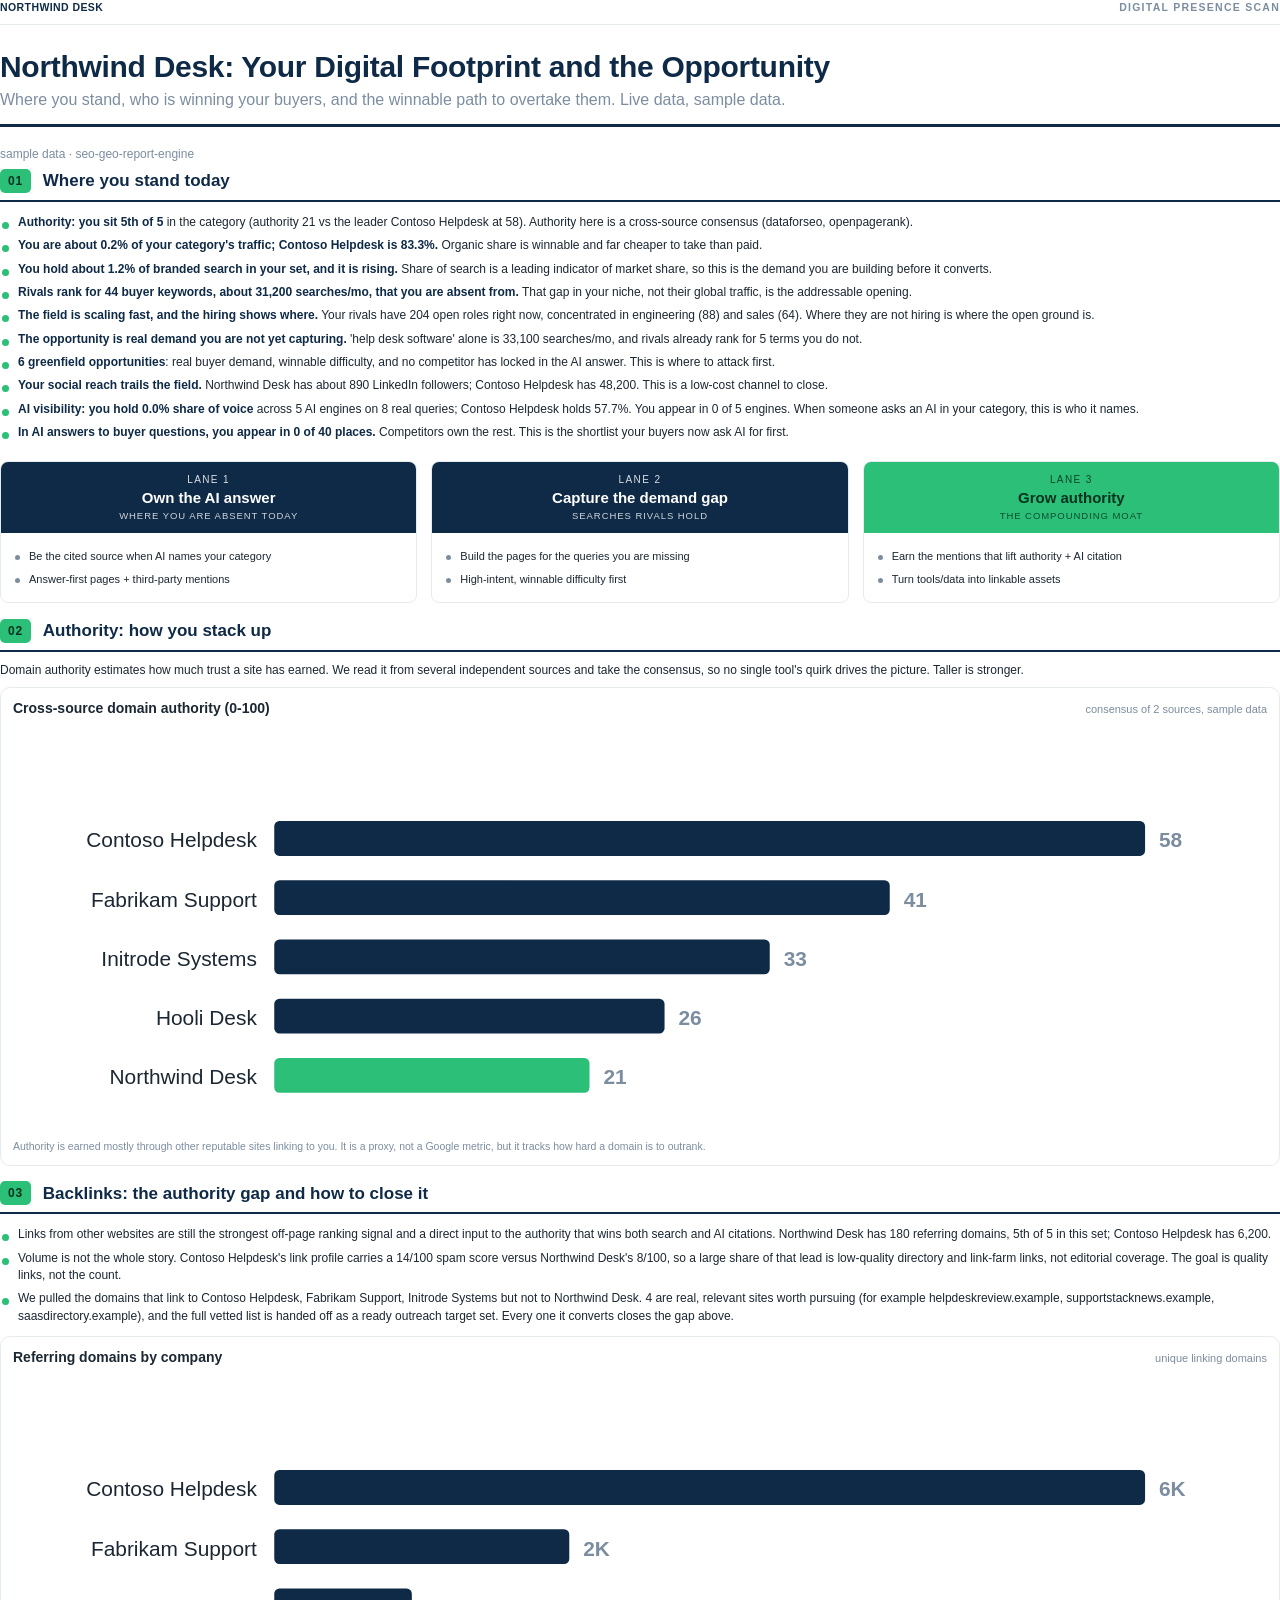
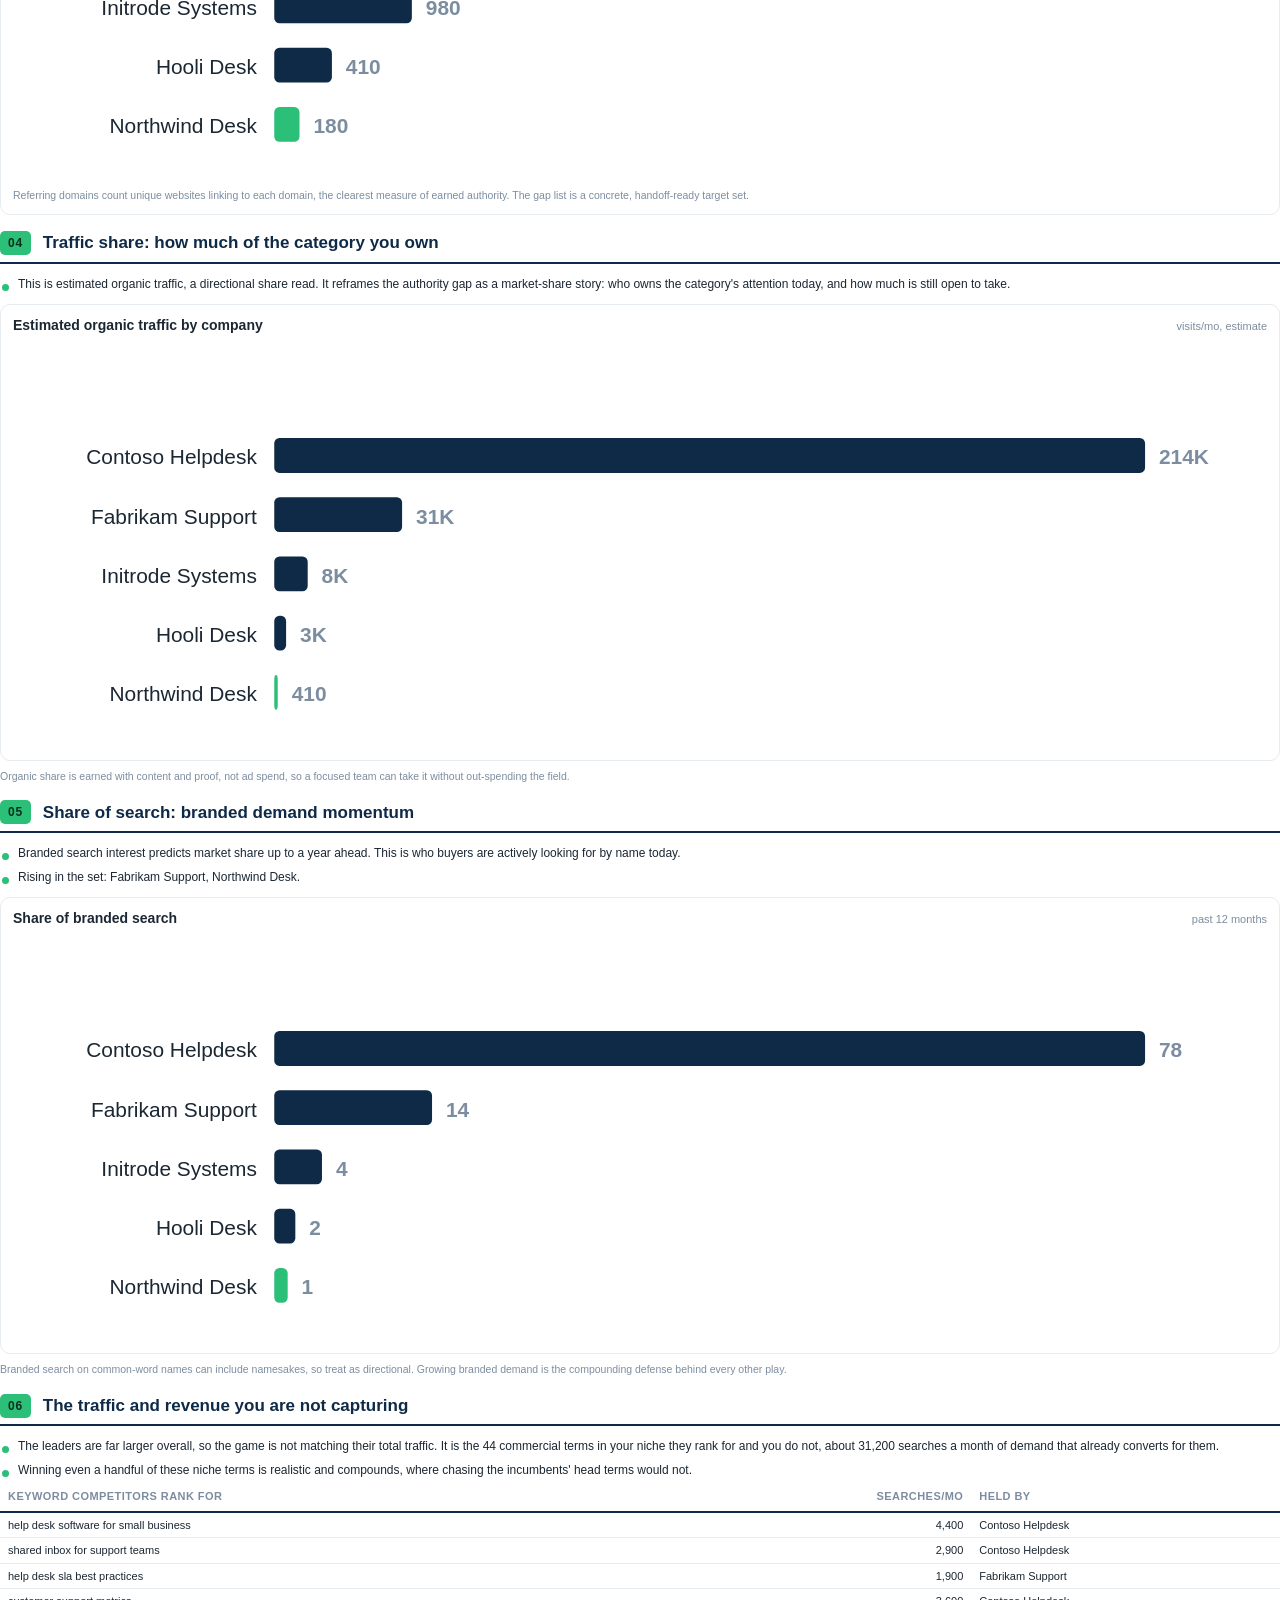
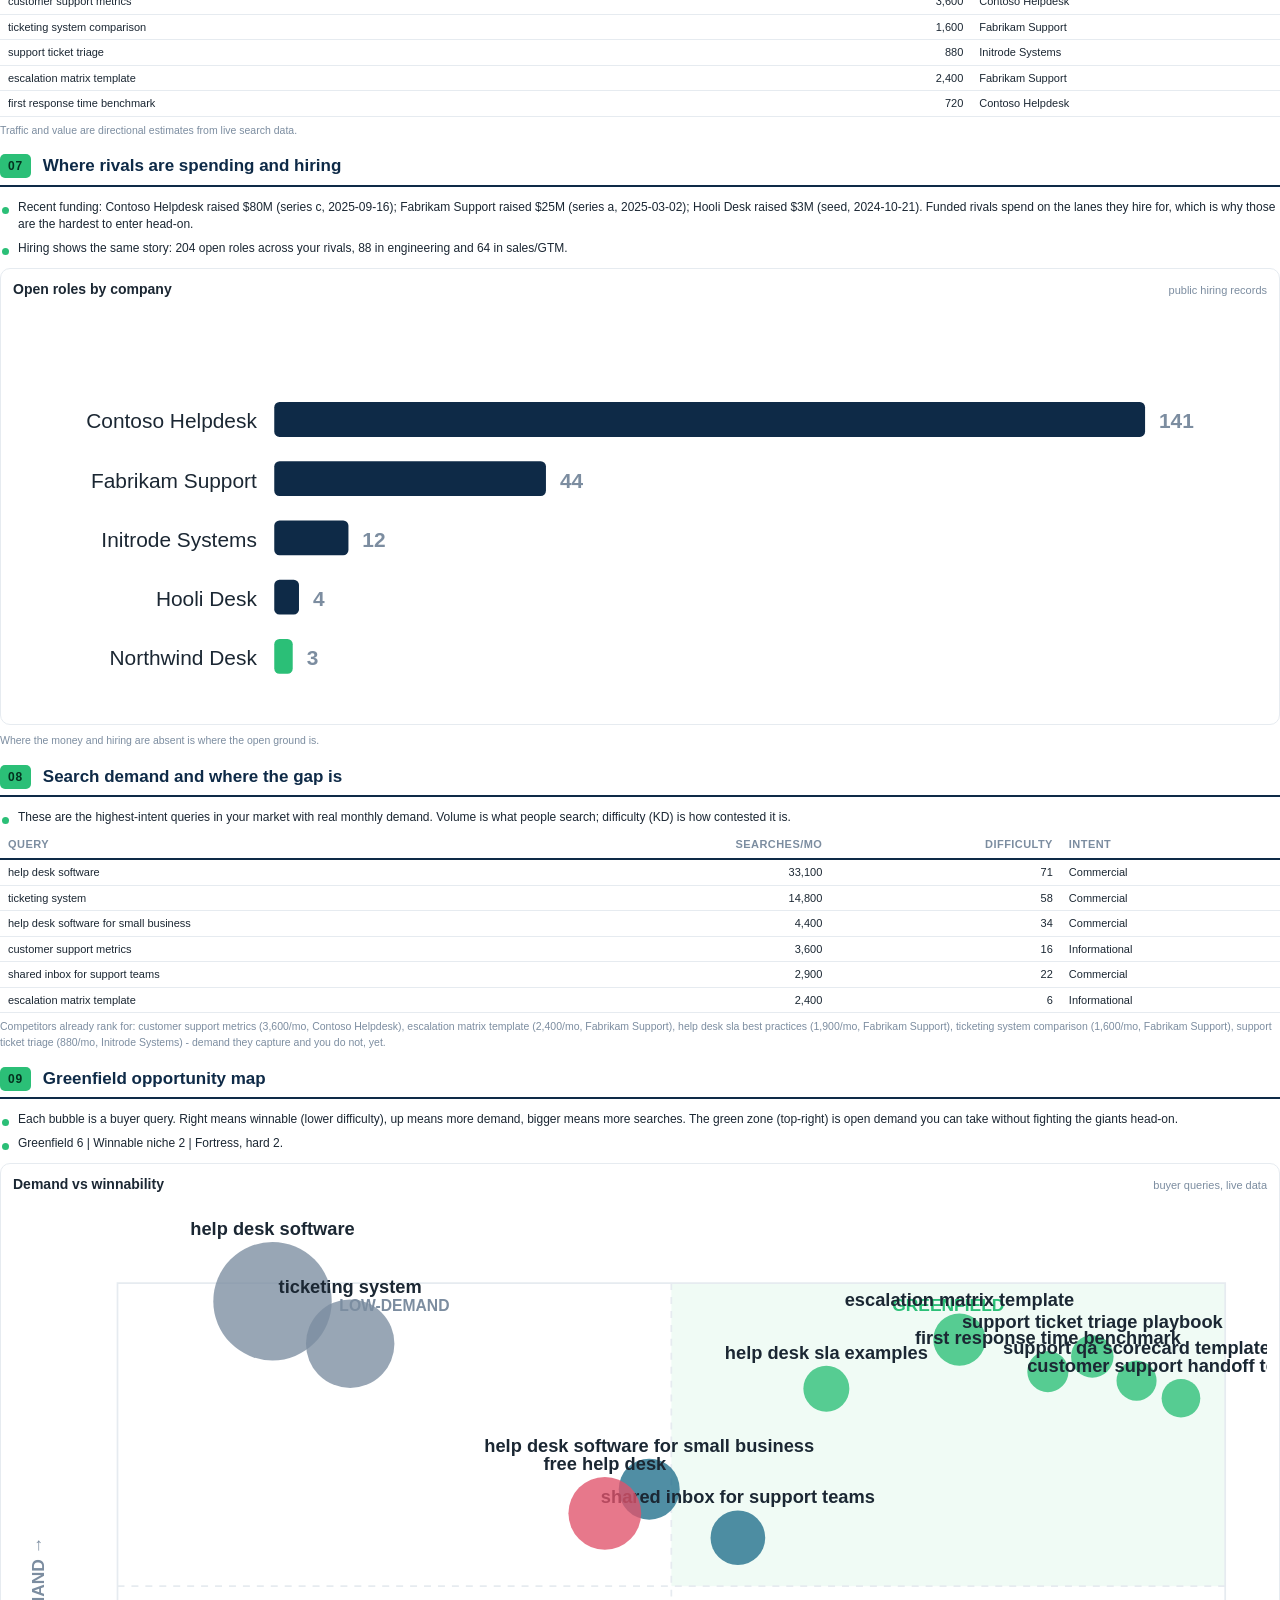
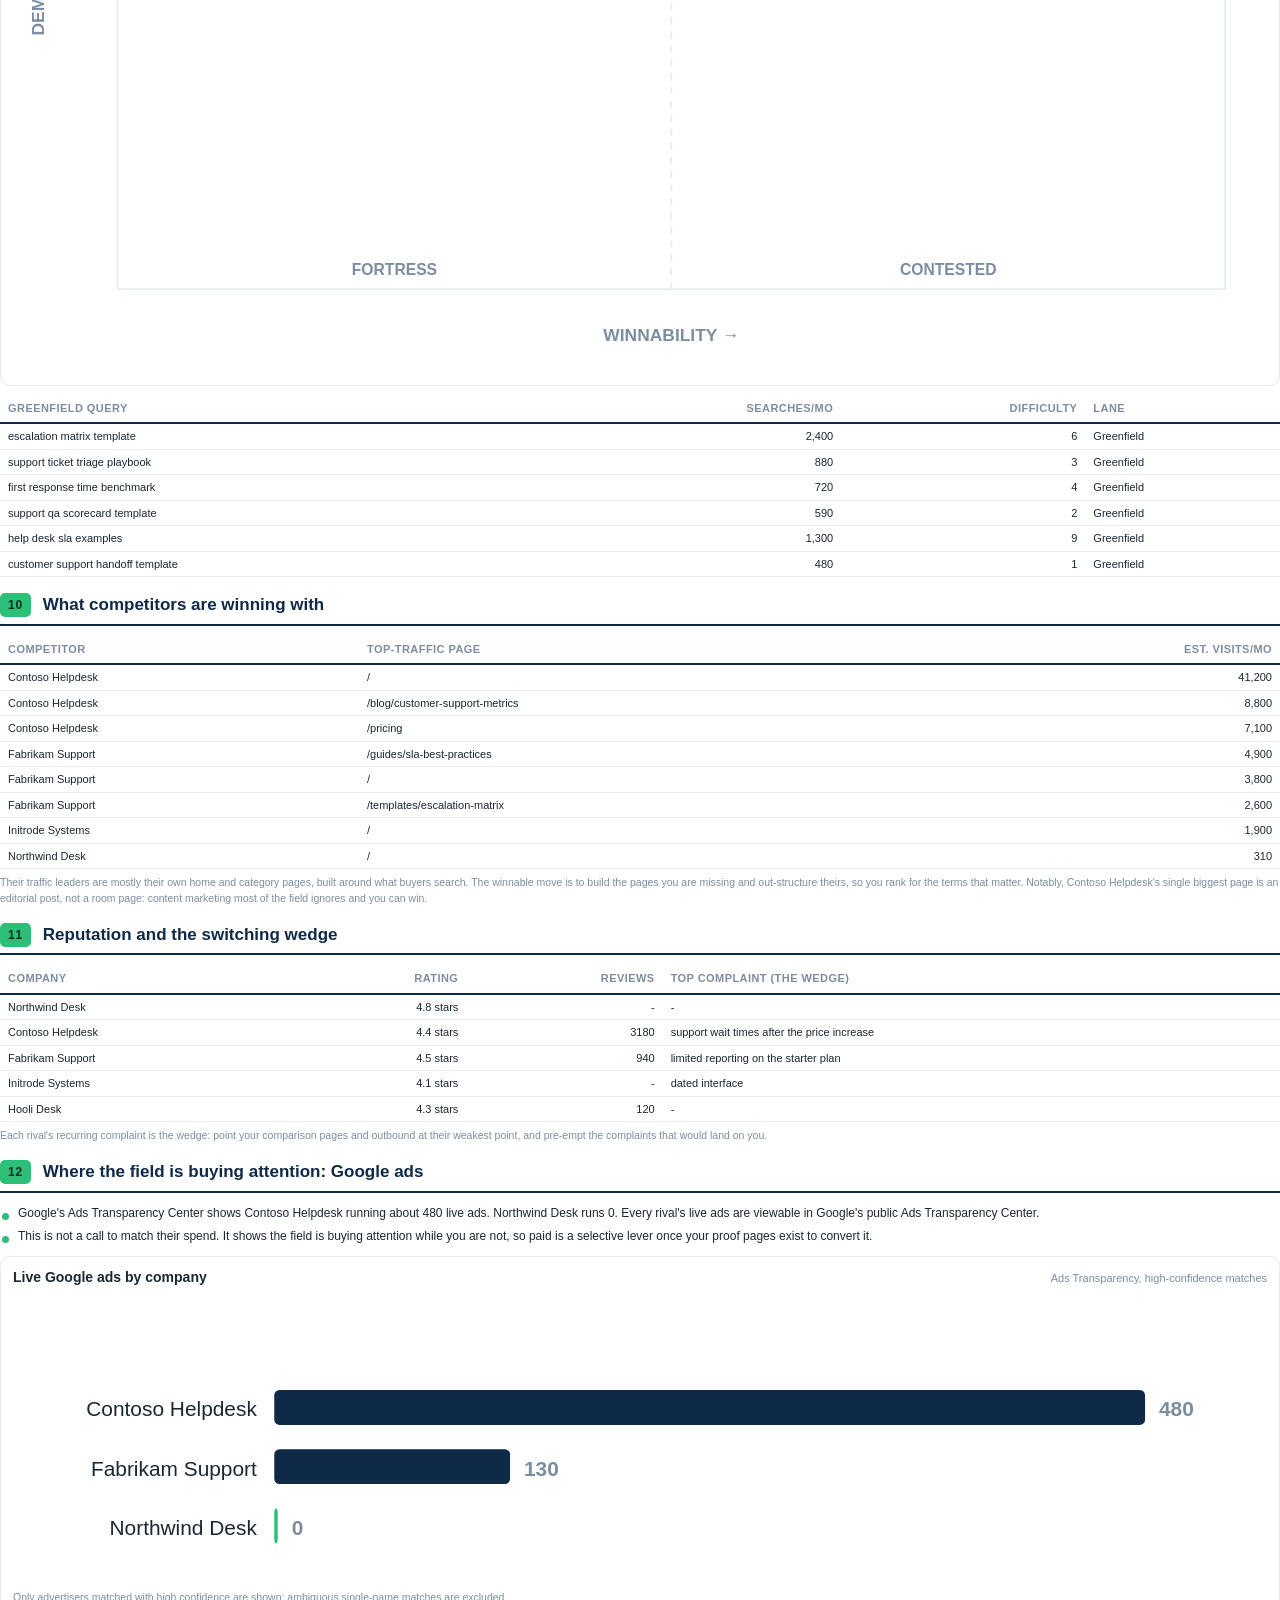
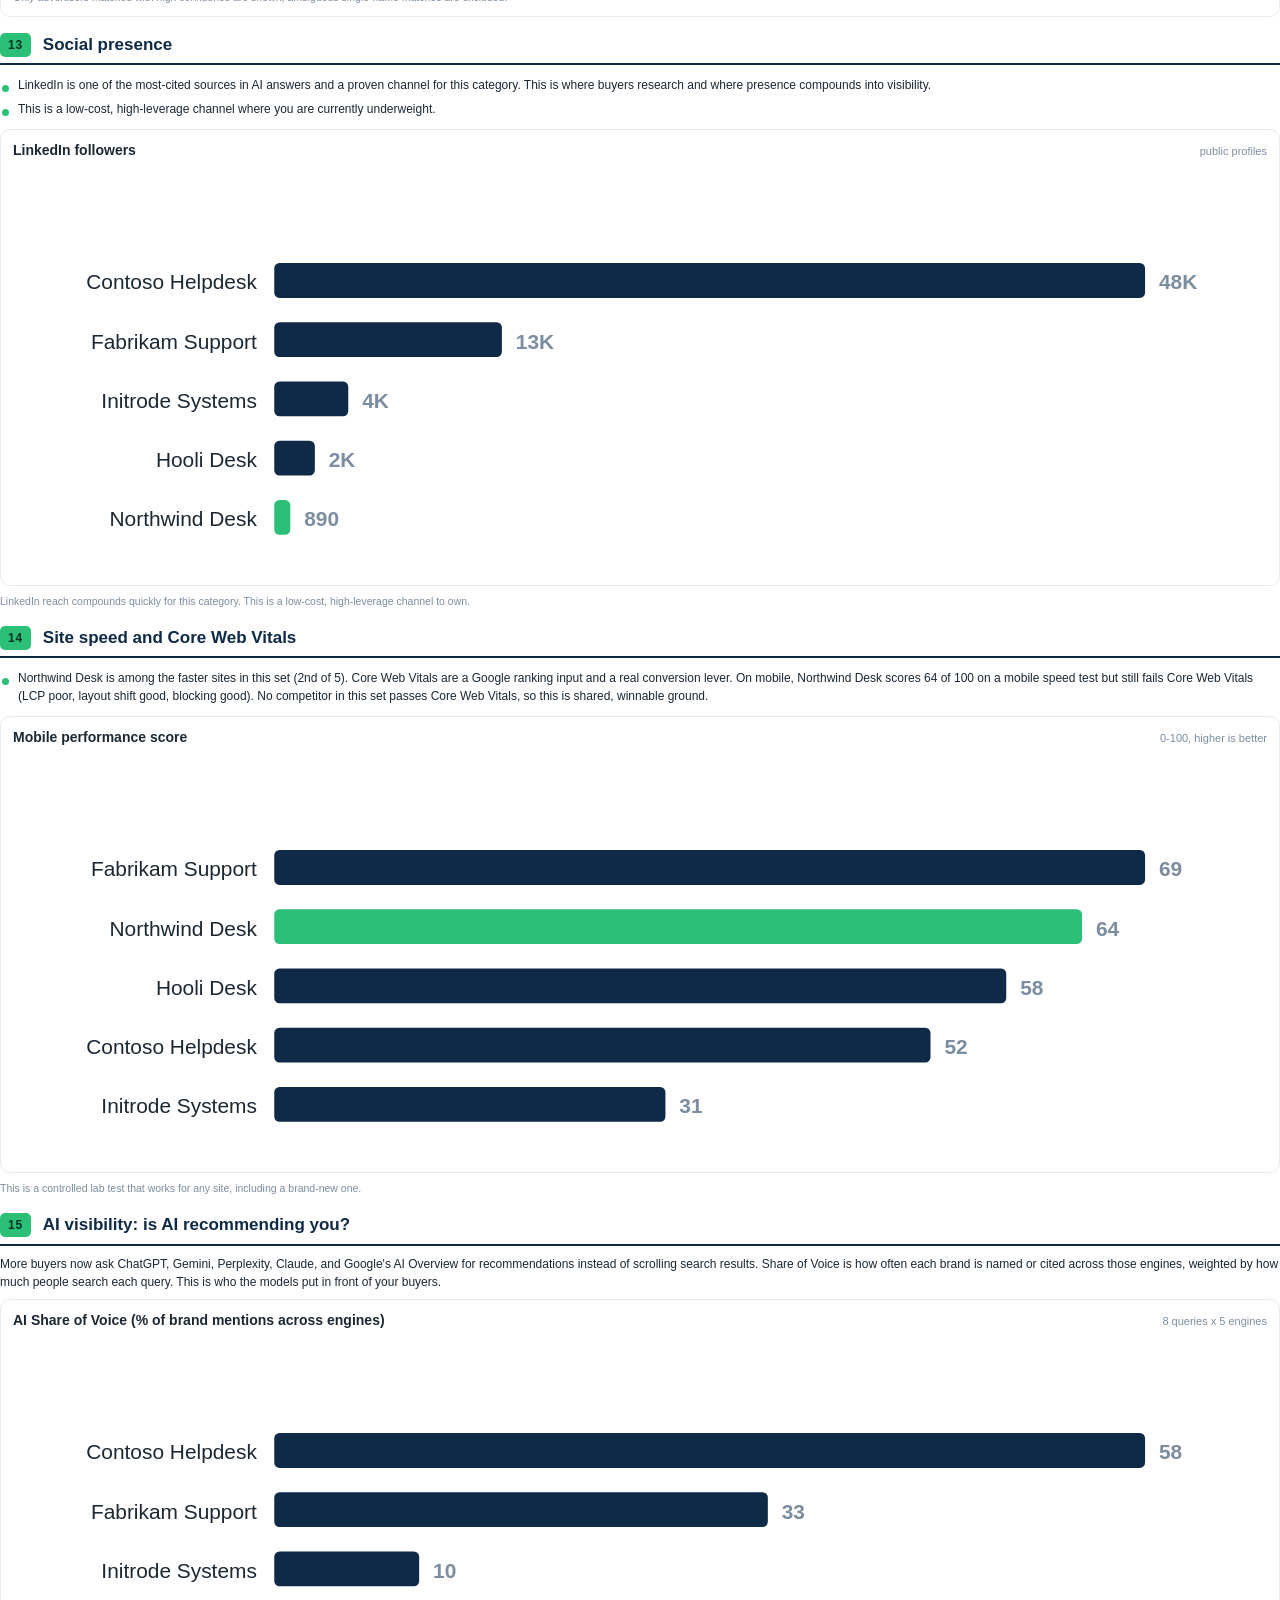
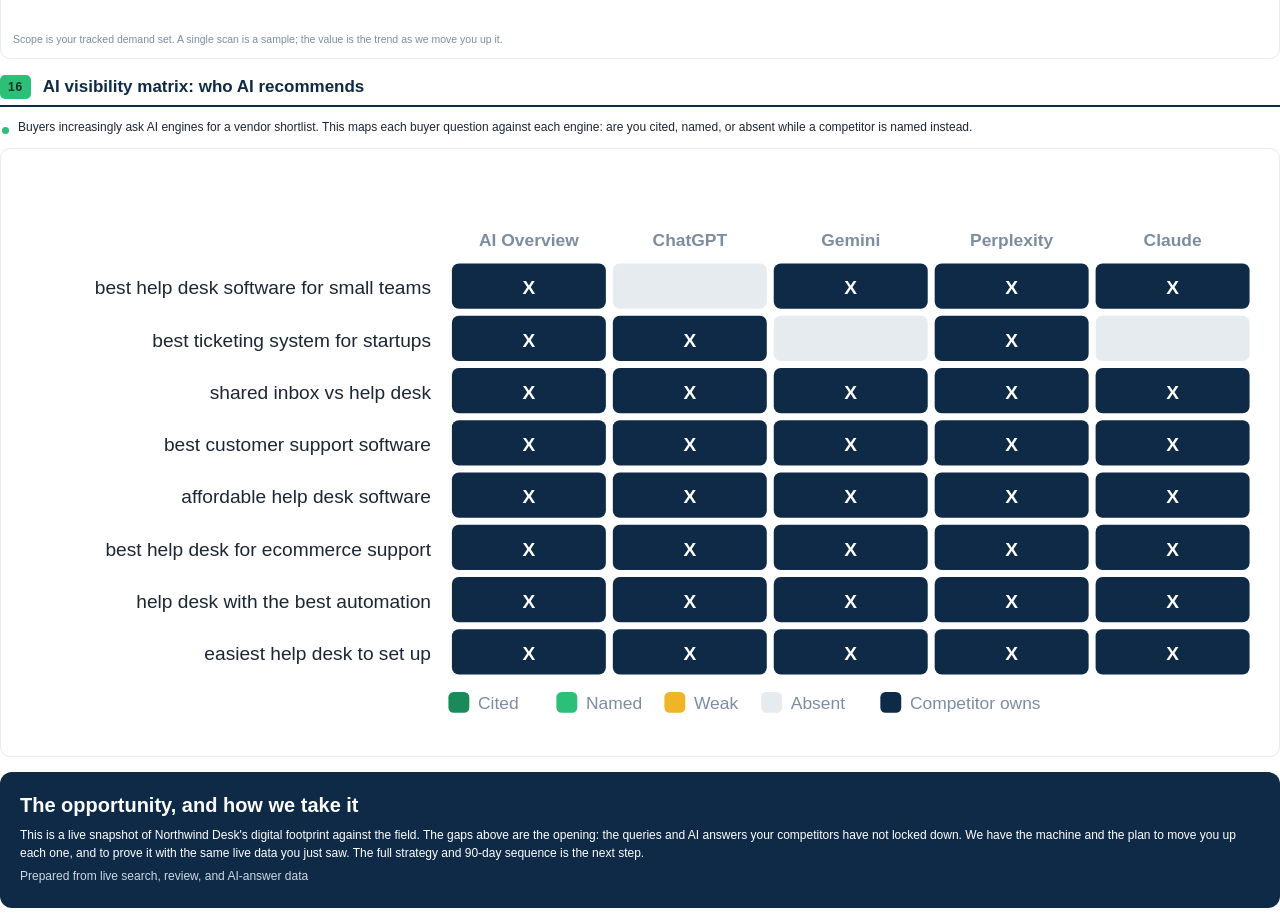
<file: projects/demo-b2b/deliverables/demo-b2b-first-scan.html>
<!doctype html><html><head><meta charset='utf-8'><style>/* seo-geo-report-engine proposal stylesheet — print-first, reproduces the reference deck look.
   Colors come from CSS variables that tools/proposal/build.py injects per project brand. */
:root{
  --primary:#0E2A47; --accent:#2BBF77; --muted:#7C8DA0; --ink:#1B2733;
  --paper:#FFFFFF; --grid:#E6EBF0; --soft:#F6F8FA; --band:#FFF4CC;
  --font:'Inter',-apple-system,'Segoe UI',Roboto,Helvetica,Arial,sans-serif;
}
@page{ size:A4; margin:18mm 16mm 16mm 16mm; }
*{ box-sizing:border-box; }
html,body{ margin:0; padding:0; }
body{ font-family:var(--font); color:var(--ink); font-size:13px; line-height:1.5; -webkit-print-color-adjust:exact; print-color-adjust:exact; }

/* ---- running header ---- */
.kicker{ display:flex; justify-content:space-between; align-items:center; font-size:10.5px; letter-spacing:.12em;
  text-transform:uppercase; color:var(--muted); font-weight:600; border-bottom:1px solid var(--grid); padding-bottom:8px; margin-bottom:26px; }
.kicker .brandmark{ color:var(--primary); font-weight:800; letter-spacing:.04em; }

/* ---- cover ---- */
.cover{ padding-top:60px; page-break-after:always; }
.cover h1{ font-size:46px; line-height:1.05; margin:18px 0 8px; color:var(--primary); font-weight:800; letter-spacing:-.01em; }
.cover .sub{ font-size:16px; color:var(--muted); margin:0; }
.cover .rule{ height:3px; width:100%; background:var(--primary); margin:28px 0; border:0; }
.cover .logo{ height:30px; }

/* ---- section scaffolding ---- */
.section{ page-break-inside:avoid; margin:0 0 30px; }
.section.break{ page-break-before:always; }
.s-head{ display:flex; align-items:center; gap:12px; border-bottom:2px solid var(--primary); padding-bottom:8px; margin-bottom:16px; }
.s-num{ background:var(--accent); color:#04321f; font-weight:800; font-size:12px; padding:3px 8px; border-radius:5px; letter-spacing:.06em; }
.s-title{ font-size:22px; font-weight:800; color:var(--primary); margin:0; }

ul.lead{ list-style:none; padding:0; margin:0; }
ul.lead li{ position:relative; padding:5px 0 5px 20px; }
ul.lead li::before{ content:""; position:absolute; left:2px; top:11px; width:7px; height:7px; border-radius:50%; background:var(--accent); }
ul.lead li b, ul.lead li strong{ color:var(--primary); }

/* ---- pillar cards ---- */
.pillars{ display:flex; gap:14px; margin-top:6px; }
.pillar{ flex:1; border:1px solid var(--grid); border-radius:8px; overflow:hidden; }
.pillar .cap{ background:var(--primary); color:#fff; text-align:center; padding:10px; }
.pillar:last-child .cap{ background:var(--accent); color:#04321f; }
.pillar .cap .tag{ font-size:10px; letter-spacing:.14em; opacity:.85; text-transform:uppercase; }
.pillar .cap .name{ font-size:15px; font-weight:800; }
.pillar .cap .when{ font-size:9.5px; letter-spacing:.1em; opacity:.8; text-transform:uppercase; }
.pillar ul{ list-style:none; margin:0; padding:12px 14px; }
.pillar li{ position:relative; padding:4px 0 4px 14px; font-size:12px; }
.pillar li::before{ content:""; position:absolute; left:0; top:10px; width:5px; height:5px; border-radius:50%; background:var(--muted); }

/* ---- detail groups (pillar deep dives) ---- */
.group{ margin:14px 0; }
.group h4{ color:var(--primary); font-size:14px; margin:0 0 6px; }
.deliverables{ background:var(--soft); border-radius:8px; padding:10px 14px; margin-top:8px; }
.deliverables .lbl{ font-size:10px; letter-spacing:.12em; text-transform:uppercase; color:var(--muted); font-weight:700; margin-bottom:4px; }

/* ---- figure / chart box ---- */
.figure{ border:1px solid var(--grid); border-radius:10px; padding:16px 18px; margin:12px 0; }
.figure .fhead{ display:flex; justify-content:space-between; align-items:baseline; margin-bottom:8px; }
.figure .ftitle{ font-weight:800; color:var(--ink); font-size:14px; }
.figure .fnote, .note{ color:var(--muted); font-size:11.5px; margin-top:8px; }
.callout{ background:var(--soft); border-left:3px solid var(--accent); padding:10px 14px; border-radius:0 8px 8px 0; margin:10px 0; }

/* ---- tables ---- */
table.kv{ width:100%; border-collapse:collapse; }
table.kv th{ text-align:left; font-size:11px; letter-spacing:.04em; text-transform:uppercase; color:var(--muted);
  border-bottom:2px solid var(--primary); padding:8px 10px; }
table.kv td{ border-bottom:1px solid var(--grid); padding:7px 10px; font-size:12.5px; }
table.kv tr.group-row td{ font-weight:700; color:var(--primary); border-bottom:none; padding-top:12px; }

.cta{ background:var(--primary); color:#fff; border-radius:12px; padding:24px 26px; }
.cta h3{ margin:0 0 6px; font-size:20px; }
.cta a{ color:var(--accent); }
.small{ font-size:11px; color:var(--muted); }
.spacer{ height:10px; }

:root{--accent:#2BBF77;--primary:#0E2A47;--ink:#1B2733;--paper:#FFFFFF;--muted:#7C8DA0;--font:'Inter', -apple-system, 'Segoe UI', Roboto, Helvetica, Arial, sans-serif;}
.dense .cover{ page-break-after:auto; padding-top:0; }
.dense .cover h1{ font-size:30px; margin:8px 0 6px; }
.dense .cover .rule{ margin:12px 0 18px; }
.dense .section{ page-break-inside:auto; margin:0 0 15px; }
.dense .s-head{ margin-bottom:9px; padding-bottom:6px; }
.dense .s-title{ font-size:17px; }
.dense p{ margin:5px 0; font-size:12px; line-height:1.5; }
.dense ul.lead li{ padding:3px 0 3px 18px; font-size:12px; line-height:1.45; }
.dense .figure{ margin:8px 0; padding:10px 12px; page-break-inside:avoid; }
.dense .pillars, .dense table.kv, .dense .pillar, .dense .deliverables, .dense .callout{ page-break-inside:avoid; }
.dense table.kv td{ padding:4px 8px; font-size:11px; }
.dense table.kv th{ padding:6px 8px; font-size:11px; }
.dense .callout{ margin:8px 0; padding:8px 12px; }
.dense .group{ margin:9px 0; }
.dense .pillar li{ font-size:11px; padding:3px 0 3px 14px; }
.dense .cta{ padding:18px 20px; }
.dense .note, .dense .figure .fnote{ font-size:10.5px; margin-top:6px; }
</style></head><body class='dense'><div class="cover"><div class="kicker"><span class="brandmark">Northwind Desk</span><span>Digital Presence Scan</span></div><h1>Northwind Desk: Your Digital Footprint and the Opportunity</h1><p class="sub">Where you stand, who is winning your buyers, and the winnable path to overtake them. Live data, sample data.</p><hr class="rule"><p class="small">sample data · seo-geo-report-engine</p></div><div class="section"><div class="s-head"><span class="s-num">01</span><h2 class="s-title">Where you stand today</h2></div><ul class="lead"><li><b>Authority: you sit 5th of 5</b> in the category (authority 21 vs the leader Contoso Helpdesk at 58). Authority here is a cross-source consensus (dataforseo, openpagerank).</li><li><b>You are about 0.2% of your category&#x27;s traffic; Contoso Helpdesk is 83.3%.</b> Organic share is winnable and far cheaper to take than paid.</li><li><b>You hold about 1.2% of branded search in your set, and it is rising.</b> Share of search is a leading indicator of market share, so this is the demand you are building before it converts.</li><li><b>Rivals rank for 44 buyer keywords, about 31,200 searches/mo, that you are absent from.</b> That gap in your niche, not their global traffic, is the addressable opening.</li><li><b>The field is scaling fast, and the hiring shows where.</b> Your rivals have 204 open roles right now, concentrated in engineering (88) and sales (64). Where they are not hiring is where the open ground is.</li><li><b>The opportunity is real demand you are not yet capturing.</b> &#x27;help desk software&#x27; alone is 33,100 searches/mo, and rivals already rank for 5 terms you do not.</li><li><b>6 greenfield opportunities</b>: real buyer demand, winnable difficulty, and no competitor has locked in the AI answer. This is where to attack first.</li><li><b>Your social reach trails the field.</b> Northwind Desk has about 890 LinkedIn followers; Contoso Helpdesk has 48,200. This is a low-cost channel to close.</li><li><b>AI visibility: you hold 0.0% share of voice</b> across 5 AI engines on 8 real queries; Contoso Helpdesk holds 57.7%. You appear in 0 of 5 engines. When someone asks an AI in your category, this is who it names.</li><li><b>In AI answers to buyer questions, you appear in 0 of 40 places.</b> Competitors own the rest. This is the shortlist your buyers now ask AI for first.</li></ul><div class="spacer"></div><div class="pillars"><div class="pillar"><div class="cap"><div class="tag">Lane 1</div><div class="name">Own the AI answer</div><div class="when">where you are absent today</div></div><ul><li>Be the cited source when AI names your category</li><li>Answer-first pages + third-party mentions</li></ul></div><div class="pillar"><div class="cap"><div class="tag">Lane 2</div><div class="name">Capture the demand gap</div><div class="when">searches rivals hold</div></div><ul><li>Build the pages for the queries you are missing</li><li>High-intent, winnable difficulty first</li></ul></div><div class="pillar"><div class="cap"><div class="tag">Lane 3</div><div class="name">Grow authority</div><div class="when">the compounding moat</div></div><ul><li>Earn the mentions that lift authority + AI citation</li><li>Turn tools/data into linkable assets</li></ul></div></div></div><div class="section"><div class="s-head"><span class="s-num">02</span><h2 class="s-title">Authority: how you stack up</h2></div><p>Domain authority estimates how much trust a site has earned. We read it from several independent sources and take the consensus, so no single tool&#x27;s quirk drives the picture. Taller is stronger.</p><div class="figure"><div class="fhead"><span class="ftitle">Cross-source domain authority (0-100)</span><span class="small">consensus of 2 sources, sample data</span></div><svg viewBox="0 0 720 230" width="100%" xmlns="http://www.w3.org/2000/svg" font-family="Inter, -apple-system, Segoe UI, Roboto, Arial, sans-serif">
<rect width="720" height="230" fill="#FFFFFF"/>
<text x="140.0" y="69.1" font-size="12" fill="#1B2733" text-anchor="end" font-weight="400" opacity="1.0" font-family="Inter, -apple-system, Segoe UI, Roboto, Arial, sans-serif">Contoso Helpdesk</text>
<rect x="150" y="54" width="500.0" height="20" rx="3" fill="#0E2A47"/>
<text x="658.0" y="69.1" font-size="12" fill="#7C8DA0" text-anchor="start" font-weight="600" opacity="1.0" font-family="Inter, -apple-system, Segoe UI, Roboto, Arial, sans-serif">58</text>
<text x="140.0" y="103.1" font-size="12" fill="#1B2733" text-anchor="end" font-weight="400" opacity="1.0" font-family="Inter, -apple-system, Segoe UI, Roboto, Arial, sans-serif">Fabrikam Support</text>
<rect x="150" y="88" width="353.4" height="20" rx="3" fill="#0E2A47"/>
<text x="511.4" y="103.1" font-size="12" fill="#7C8DA0" text-anchor="start" font-weight="600" opacity="1.0" font-family="Inter, -apple-system, Segoe UI, Roboto, Arial, sans-serif">41</text>
<text x="140.0" y="137.1" font-size="12" fill="#1B2733" text-anchor="end" font-weight="400" opacity="1.0" font-family="Inter, -apple-system, Segoe UI, Roboto, Arial, sans-serif">Initrode Systems</text>
<rect x="150" y="122" width="284.5" height="20" rx="3" fill="#0E2A47"/>
<text x="442.5" y="137.1" font-size="12" fill="#7C8DA0" text-anchor="start" font-weight="600" opacity="1.0" font-family="Inter, -apple-system, Segoe UI, Roboto, Arial, sans-serif">33</text>
<text x="140.0" y="171.1" font-size="12" fill="#1B2733" text-anchor="end" font-weight="400" opacity="1.0" font-family="Inter, -apple-system, Segoe UI, Roboto, Arial, sans-serif">Hooli Desk</text>
<rect x="150" y="156" width="224.1" height="20" rx="3" fill="#0E2A47"/>
<text x="382.1" y="171.1" font-size="12" fill="#7C8DA0" text-anchor="start" font-weight="600" opacity="1.0" font-family="Inter, -apple-system, Segoe UI, Roboto, Arial, sans-serif">26</text>
<text x="140.0" y="205.1" font-size="12" fill="#1B2733" text-anchor="end" font-weight="400" opacity="1.0" font-family="Inter, -apple-system, Segoe UI, Roboto, Arial, sans-serif">Northwind Desk</text>
<rect x="150" y="190" width="181.0" height="20" rx="3" fill="#2BBF77"/>
<text x="339.0" y="205.1" font-size="12" fill="#7C8DA0" text-anchor="start" font-weight="600" opacity="1.0" font-family="Inter, -apple-system, Segoe UI, Roboto, Arial, sans-serif">21</text>
</svg><div class="fnote">Authority is earned mostly through other reputable sites linking to you. It is a proxy, not a Google metric, but it tracks how hard a domain is to outrank.</div></div></div><div class="section"><div class="s-head"><span class="s-num">03</span><h2 class="s-title">Backlinks: the authority gap and how to close it</h2></div><ul class="lead"><li>Links from other websites are still the strongest off-page ranking signal and a direct input to the authority that wins both search and AI citations. Northwind Desk has 180 referring domains, 5th of 5 in this set; Contoso Helpdesk has 6,200.</li><li>Volume is not the whole story. Contoso Helpdesk&#x27;s link profile carries a 14/100 spam score versus Northwind Desk&#x27;s 8/100, so a large share of that lead is low-quality directory and link-farm links, not editorial coverage. The goal is quality links, not the count.</li><li>We pulled the domains that link to Contoso Helpdesk, Fabrikam Support, Initrode Systems but not to Northwind Desk. 4 are real, relevant sites worth pursuing (for example helpdeskreview.example, supportstacknews.example, saasdirectory.example), and the full vetted list is handed off as a ready outreach target set. Every one it converts closes the gap above.</li></ul><div class="figure"><div class="fhead"><span class="ftitle">Referring domains by company</span><span class="small">unique linking domains</span></div><svg viewBox="0 0 720 230" width="100%" xmlns="http://www.w3.org/2000/svg" font-family="Inter, -apple-system, Segoe UI, Roboto, Arial, sans-serif">
<rect width="720" height="230" fill="#FFFFFF"/>
<text x="140.0" y="69.1" font-size="12" fill="#1B2733" text-anchor="end" font-weight="400" opacity="1.0" font-family="Inter, -apple-system, Segoe UI, Roboto, Arial, sans-serif">Contoso Helpdesk</text>
<rect x="150" y="54" width="500.0" height="20" rx="3" fill="#0E2A47"/>
<text x="658.0" y="69.1" font-size="12" fill="#7C8DA0" text-anchor="start" font-weight="600" opacity="1.0" font-family="Inter, -apple-system, Segoe UI, Roboto, Arial, sans-serif">6K</text>
<text x="140.0" y="103.1" font-size="12" fill="#1B2733" text-anchor="end" font-weight="400" opacity="1.0" font-family="Inter, -apple-system, Segoe UI, Roboto, Arial, sans-serif">Fabrikam Support</text>
<rect x="150" y="88" width="169.4" height="20" rx="3" fill="#0E2A47"/>
<text x="327.4" y="103.1" font-size="12" fill="#7C8DA0" text-anchor="start" font-weight="600" opacity="1.0" font-family="Inter, -apple-system, Segoe UI, Roboto, Arial, sans-serif">2K</text>
<text x="140.0" y="137.1" font-size="12" fill="#1B2733" text-anchor="end" font-weight="400" opacity="1.0" font-family="Inter, -apple-system, Segoe UI, Roboto, Arial, sans-serif">Initrode Systems</text>
<rect x="150" y="122" width="79.0" height="20" rx="3" fill="#0E2A47"/>
<text x="237.0" y="137.1" font-size="12" fill="#7C8DA0" text-anchor="start" font-weight="600" opacity="1.0" font-family="Inter, -apple-system, Segoe UI, Roboto, Arial, sans-serif">980</text>
<text x="140.0" y="171.1" font-size="12" fill="#1B2733" text-anchor="end" font-weight="400" opacity="1.0" font-family="Inter, -apple-system, Segoe UI, Roboto, Arial, sans-serif">Hooli Desk</text>
<rect x="150" y="156" width="33.1" height="20" rx="3" fill="#0E2A47"/>
<text x="191.1" y="171.1" font-size="12" fill="#7C8DA0" text-anchor="start" font-weight="600" opacity="1.0" font-family="Inter, -apple-system, Segoe UI, Roboto, Arial, sans-serif">410</text>
<text x="140.0" y="205.1" font-size="12" fill="#1B2733" text-anchor="end" font-weight="400" opacity="1.0" font-family="Inter, -apple-system, Segoe UI, Roboto, Arial, sans-serif">Northwind Desk</text>
<rect x="150" y="190" width="14.5" height="20" rx="3" fill="#2BBF77"/>
<text x="172.5" y="205.1" font-size="12" fill="#7C8DA0" text-anchor="start" font-weight="600" opacity="1.0" font-family="Inter, -apple-system, Segoe UI, Roboto, Arial, sans-serif">180</text>
</svg><div class="fnote">Referring domains count unique websites linking to each domain, the clearest measure of earned authority. The gap list is a concrete, handoff-ready target set.</div></div></div><div class="section"><div class="s-head"><span class="s-num">04</span><h2 class="s-title">Traffic share: how much of the category you own</h2></div><ul class="lead"><li>This is estimated organic traffic, a directional share read. It reframes the authority gap as a market-share story: who owns the category&#x27;s attention today, and how much is still open to take.</li></ul><div class="figure"><div class="fhead"><span class="ftitle">Estimated organic traffic by company</span><span class="small">visits/mo, estimate</span></div><svg viewBox="0 0 720 230" width="100%" xmlns="http://www.w3.org/2000/svg" font-family="Inter, -apple-system, Segoe UI, Roboto, Arial, sans-serif">
<rect width="720" height="230" fill="#FFFFFF"/>
<text x="140.0" y="69.1" font-size="12" fill="#1B2733" text-anchor="end" font-weight="400" opacity="1.0" font-family="Inter, -apple-system, Segoe UI, Roboto, Arial, sans-serif">Contoso Helpdesk</text>
<rect x="150" y="54" width="500.0" height="20" rx="3" fill="#0E2A47"/>
<text x="658.0" y="69.1" font-size="12" fill="#7C8DA0" text-anchor="start" font-weight="600" opacity="1.0" font-family="Inter, -apple-system, Segoe UI, Roboto, Arial, sans-serif">214K</text>
<text x="140.0" y="103.1" font-size="12" fill="#1B2733" text-anchor="end" font-weight="400" opacity="1.0" font-family="Inter, -apple-system, Segoe UI, Roboto, Arial, sans-serif">Fabrikam Support</text>
<rect x="150" y="88" width="73.4" height="20" rx="3" fill="#0E2A47"/>
<text x="231.4" y="103.1" font-size="12" fill="#7C8DA0" text-anchor="start" font-weight="600" opacity="1.0" font-family="Inter, -apple-system, Segoe UI, Roboto, Arial, sans-serif">31K</text>
<text x="140.0" y="137.1" font-size="12" fill="#1B2733" text-anchor="end" font-weight="400" opacity="1.0" font-family="Inter, -apple-system, Segoe UI, Roboto, Arial, sans-serif">Initrode Systems</text>
<rect x="150" y="122" width="19.2" height="20" rx="3" fill="#0E2A47"/>
<text x="177.2" y="137.1" font-size="12" fill="#7C8DA0" text-anchor="start" font-weight="600" opacity="1.0" font-family="Inter, -apple-system, Segoe UI, Roboto, Arial, sans-serif">8K</text>
<text x="140.0" y="171.1" font-size="12" fill="#1B2733" text-anchor="end" font-weight="400" opacity="1.0" font-family="Inter, -apple-system, Segoe UI, Roboto, Arial, sans-serif">Hooli Desk</text>
<rect x="150" y="156" width="6.8" height="20" rx="3" fill="#0E2A47"/>
<text x="164.8" y="171.1" font-size="12" fill="#7C8DA0" text-anchor="start" font-weight="600" opacity="1.0" font-family="Inter, -apple-system, Segoe UI, Roboto, Arial, sans-serif">3K</text>
<text x="140.0" y="205.1" font-size="12" fill="#1B2733" text-anchor="end" font-weight="400" opacity="1.0" font-family="Inter, -apple-system, Segoe UI, Roboto, Arial, sans-serif">Northwind Desk</text>
<rect x="150" y="190" width="2.0" height="20" rx="3" fill="#2BBF77"/>
<text x="160.0" y="205.1" font-size="12" fill="#7C8DA0" text-anchor="start" font-weight="600" opacity="1.0" font-family="Inter, -apple-system, Segoe UI, Roboto, Arial, sans-serif">410</text>
</svg></div><div class="note">Organic share is earned with content and proof, not ad spend, so a focused team can take it without out-spending the field.</div></div><div class="section"><div class="s-head"><span class="s-num">05</span><h2 class="s-title">Share of search: branded demand momentum</h2></div><ul class="lead"><li>Branded search interest predicts market share up to a year ahead. This is who buyers are actively looking for by name today.</li><li>Rising in the set: Fabrikam Support, Northwind Desk.</li></ul><div class="figure"><div class="fhead"><span class="ftitle">Share of branded search</span><span class="small">past 12 months</span></div><svg viewBox="0 0 720 230" width="100%" xmlns="http://www.w3.org/2000/svg" font-family="Inter, -apple-system, Segoe UI, Roboto, Arial, sans-serif">
<rect width="720" height="230" fill="#FFFFFF"/>
<text x="140.0" y="69.1" font-size="12" fill="#1B2733" text-anchor="end" font-weight="400" opacity="1.0" font-family="Inter, -apple-system, Segoe UI, Roboto, Arial, sans-serif">Contoso Helpdesk</text>
<rect x="150" y="54" width="500.0" height="20" rx="3" fill="#0E2A47"/>
<text x="658.0" y="69.1" font-size="12" fill="#7C8DA0" text-anchor="start" font-weight="600" opacity="1.0" font-family="Inter, -apple-system, Segoe UI, Roboto, Arial, sans-serif">78</text>
<text x="140.0" y="103.1" font-size="12" fill="#1B2733" text-anchor="end" font-weight="400" opacity="1.0" font-family="Inter, -apple-system, Segoe UI, Roboto, Arial, sans-serif">Fabrikam Support</text>
<rect x="150" y="88" width="90.6" height="20" rx="3" fill="#0E2A47"/>
<text x="248.6" y="103.1" font-size="12" fill="#7C8DA0" text-anchor="start" font-weight="600" opacity="1.0" font-family="Inter, -apple-system, Segoe UI, Roboto, Arial, sans-serif">14</text>
<text x="140.0" y="137.1" font-size="12" fill="#1B2733" text-anchor="end" font-weight="400" opacity="1.0" font-family="Inter, -apple-system, Segoe UI, Roboto, Arial, sans-serif">Initrode Systems</text>
<rect x="150" y="122" width="27.4" height="20" rx="3" fill="#0E2A47"/>
<text x="185.4" y="137.1" font-size="12" fill="#7C8DA0" text-anchor="start" font-weight="600" opacity="1.0" font-family="Inter, -apple-system, Segoe UI, Roboto, Arial, sans-serif">4</text>
<text x="140.0" y="171.1" font-size="12" fill="#1B2733" text-anchor="end" font-weight="400" opacity="1.0" font-family="Inter, -apple-system, Segoe UI, Roboto, Arial, sans-serif">Hooli Desk</text>
<rect x="150" y="156" width="12.1" height="20" rx="3" fill="#0E2A47"/>
<text x="170.1" y="171.1" font-size="12" fill="#7C8DA0" text-anchor="start" font-weight="600" opacity="1.0" font-family="Inter, -apple-system, Segoe UI, Roboto, Arial, sans-serif">2</text>
<text x="140.0" y="205.1" font-size="12" fill="#1B2733" text-anchor="end" font-weight="400" opacity="1.0" font-family="Inter, -apple-system, Segoe UI, Roboto, Arial, sans-serif">Northwind Desk</text>
<rect x="150" y="190" width="7.7" height="20" rx="3" fill="#2BBF77"/>
<text x="165.7" y="205.1" font-size="12" fill="#7C8DA0" text-anchor="start" font-weight="600" opacity="1.0" font-family="Inter, -apple-system, Segoe UI, Roboto, Arial, sans-serif">1</text>
</svg></div><div class="note">Branded search on common-word names can include namesakes, so treat as directional. Growing branded demand is the compounding defense behind every other play.</div></div><div class="section"><div class="s-head"><span class="s-num">06</span><h2 class="s-title">The traffic and revenue you are not capturing</h2></div><ul class="lead"><li>The leaders are far larger overall, so the game is not matching their total traffic. It is the 44 commercial terms in your niche they rank for and you do not, about 31,200 searches a month of demand that already converts for them.</li><li>Winning even a handful of these niche terms is realistic and compounds, where chasing the incumbents&#x27; head terms would not.</li></ul><table class="kv"><thead><tr><th style="text-align:left">Keyword competitors rank for</th><th style="text-align:right">Searches/mo</th><th style="text-align:left">Held by</th></tr></thead><tbody><tr><td style="text-align:left">help desk software for small business</td><td style="text-align:right">4,400</td><td style="text-align:left">Contoso Helpdesk</td></tr><tr><td style="text-align:left">shared inbox for support teams</td><td style="text-align:right">2,900</td><td style="text-align:left">Contoso Helpdesk</td></tr><tr><td style="text-align:left">help desk sla best practices</td><td style="text-align:right">1,900</td><td style="text-align:left">Fabrikam Support</td></tr><tr><td style="text-align:left">customer support metrics</td><td style="text-align:right">3,600</td><td style="text-align:left">Contoso Helpdesk</td></tr><tr><td style="text-align:left">ticketing system comparison</td><td style="text-align:right">1,600</td><td style="text-align:left">Fabrikam Support</td></tr><tr><td style="text-align:left">support ticket triage</td><td style="text-align:right">880</td><td style="text-align:left">Initrode Systems</td></tr><tr><td style="text-align:left">escalation matrix template</td><td style="text-align:right">2,400</td><td style="text-align:left">Fabrikam Support</td></tr><tr><td style="text-align:left">first response time benchmark</td><td style="text-align:right">720</td><td style="text-align:left">Contoso Helpdesk</td></tr></tbody></table><div class="note">Traffic and value are directional estimates from live search data.</div></div><div class="section"><div class="s-head"><span class="s-num">07</span><h2 class="s-title">Where rivals are spending and hiring</h2></div><ul class="lead"><li>Recent funding: Contoso Helpdesk raised $80M (series c, 2025-09-16); Fabrikam Support raised $25M (series a, 2025-03-02); Hooli Desk raised $3M (seed, 2024-10-21). Funded rivals spend on the lanes they hire for, which is why those are the hardest to enter head-on.</li><li>Hiring shows the same story: 204 open roles across your rivals, 88 in engineering and 64 in sales/GTM.</li></ul><div class="figure"><div class="fhead"><span class="ftitle">Open roles by company</span><span class="small">public hiring records</span></div><svg viewBox="0 0 720 230" width="100%" xmlns="http://www.w3.org/2000/svg" font-family="Inter, -apple-system, Segoe UI, Roboto, Arial, sans-serif">
<rect width="720" height="230" fill="#FFFFFF"/>
<text x="140.0" y="69.1" font-size="12" fill="#1B2733" text-anchor="end" font-weight="400" opacity="1.0" font-family="Inter, -apple-system, Segoe UI, Roboto, Arial, sans-serif">Contoso Helpdesk</text>
<rect x="150" y="54" width="500.0" height="20" rx="3" fill="#0E2A47"/>
<text x="658.0" y="69.1" font-size="12" fill="#7C8DA0" text-anchor="start" font-weight="600" opacity="1.0" font-family="Inter, -apple-system, Segoe UI, Roboto, Arial, sans-serif">141</text>
<text x="140.0" y="103.1" font-size="12" fill="#1B2733" text-anchor="end" font-weight="400" opacity="1.0" font-family="Inter, -apple-system, Segoe UI, Roboto, Arial, sans-serif">Fabrikam Support</text>
<rect x="150" y="88" width="156.0" height="20" rx="3" fill="#0E2A47"/>
<text x="314.0" y="103.1" font-size="12" fill="#7C8DA0" text-anchor="start" font-weight="600" opacity="1.0" font-family="Inter, -apple-system, Segoe UI, Roboto, Arial, sans-serif">44</text>
<text x="140.0" y="137.1" font-size="12" fill="#1B2733" text-anchor="end" font-weight="400" opacity="1.0" font-family="Inter, -apple-system, Segoe UI, Roboto, Arial, sans-serif">Initrode Systems</text>
<rect x="150" y="122" width="42.6" height="20" rx="3" fill="#0E2A47"/>
<text x="200.6" y="137.1" font-size="12" fill="#7C8DA0" text-anchor="start" font-weight="600" opacity="1.0" font-family="Inter, -apple-system, Segoe UI, Roboto, Arial, sans-serif">12</text>
<text x="140.0" y="171.1" font-size="12" fill="#1B2733" text-anchor="end" font-weight="400" opacity="1.0" font-family="Inter, -apple-system, Segoe UI, Roboto, Arial, sans-serif">Hooli Desk</text>
<rect x="150" y="156" width="14.2" height="20" rx="3" fill="#0E2A47"/>
<text x="172.2" y="171.1" font-size="12" fill="#7C8DA0" text-anchor="start" font-weight="600" opacity="1.0" font-family="Inter, -apple-system, Segoe UI, Roboto, Arial, sans-serif">4</text>
<text x="140.0" y="205.1" font-size="12" fill="#1B2733" text-anchor="end" font-weight="400" opacity="1.0" font-family="Inter, -apple-system, Segoe UI, Roboto, Arial, sans-serif">Northwind Desk</text>
<rect x="150" y="190" width="10.6" height="20" rx="3" fill="#2BBF77"/>
<text x="168.6" y="205.1" font-size="12" fill="#7C8DA0" text-anchor="start" font-weight="600" opacity="1.0" font-family="Inter, -apple-system, Segoe UI, Roboto, Arial, sans-serif">3</text>
</svg></div><div class="note">Where the money and hiring are absent is where the open ground is.</div></div><div class="section"><div class="s-head"><span class="s-num">08</span><h2 class="s-title">Search demand and where the gap is</h2></div><ul class="lead"><li>These are the highest-intent queries in your market with real monthly demand. Volume is what people search; difficulty (KD) is how contested it is.</li></ul><table class="kv"><thead><tr><th style="text-align:left">Query</th><th style="text-align:right">Searches/mo</th><th style="text-align:right">Difficulty</th><th style="text-align:left">Intent</th></tr></thead><tbody><tr><td style="text-align:left">help desk software</td><td style="text-align:right">33,100</td><td style="text-align:right">71</td><td style="text-align:left">Commercial</td></tr><tr><td style="text-align:left">ticketing system</td><td style="text-align:right">14,800</td><td style="text-align:right">58</td><td style="text-align:left">Commercial</td></tr><tr><td style="text-align:left">help desk software for small business</td><td style="text-align:right">4,400</td><td style="text-align:right">34</td><td style="text-align:left">Commercial</td></tr><tr><td style="text-align:left">customer support metrics</td><td style="text-align:right">3,600</td><td style="text-align:right">16</td><td style="text-align:left">Informational</td></tr><tr><td style="text-align:left">shared inbox for support teams</td><td style="text-align:right">2,900</td><td style="text-align:right">22</td><td style="text-align:left">Commercial</td></tr><tr><td style="text-align:left">escalation matrix template</td><td style="text-align:right">2,400</td><td style="text-align:right">6</td><td style="text-align:left">Informational</td></tr></tbody></table><div class="note">Competitors already rank for: customer support metrics (3,600/mo, Contoso Helpdesk), escalation matrix template (2,400/mo, Fabrikam Support), help desk sla best practices (1,900/mo, Fabrikam Support), ticketing system comparison (1,600/mo, Fabrikam Support), support ticket triage (880/mo, Initrode Systems) - demand they capture and you do not, yet.</div></div><div class="section"><div class="s-head"><span class="s-num">09</span><h2 class="s-title">Greenfield opportunity map</h2></div><ul class="lead"><li>Each bubble is a buyer query. Right means winnable (lower difficulty), up means more demand, bigger means more searches. The green zone (top-right) is open demand you can take without fighting the giants head-on.</li><li>Greenfield 6  |  Winnable niche 2  |  Fortress, hard 2.</li></ul><div class="figure"><div class="fhead"><span class="ftitle">Demand vs winnability</span><span class="small">buyer queries, live data</span></div><svg viewBox="0 0 720 440" width="100%" xmlns="http://www.w3.org/2000/svg" font-family="Inter, -apple-system, Segoe UI, Roboto, Arial, sans-serif">
<rect width="720" height="440" fill="#FFFFFF"/>
<rect x="378.0" y="46.0" width="318.0" height="174.0" fill="#2BBF77" opacity="0.07"/>
<line x1="378.0" y1="46" x2="378.0" y2="394" stroke="#E6EBF0" stroke-dasharray="4 4"/>
<line x1="60" y1="220.0" x2="696" y2="220.0" stroke="#E6EBF0" stroke-dasharray="4 4"/>
<rect x="60" y="46" width="636.0" height="348.0" fill="none" stroke="#E6EBF0"/>
<text x="378.0" y="424.0" font-size="10" fill="#7C8DA0" text-anchor="middle" font-weight="600" opacity="1.0" font-family="Inter, -apple-system, Segoe UI, Roboto, Arial, sans-serif">WINNABILITY  →</text>
<text x="18" y="220.0" font-size="10" fill="#7C8DA0" font-weight="600" text-anchor="middle" transform="rotate(-90 18 220.0)" font-family="Inter, sans-serif">DEMAND  →</text>
<text x="537.0" y="62.0" font-size="10" fill="#2BBF77" text-anchor="middle" font-weight="700" opacity="1.0" font-family="Inter, -apple-system, Segoe UI, Roboto, Arial, sans-serif">GREENFIELD</text>
<text x="219.0" y="62.0" font-size="9" fill="#7C8DA0" text-anchor="middle" font-weight="600" opacity="1.0" font-family="Inter, -apple-system, Segoe UI, Roboto, Arial, sans-serif">LOW-DEMAND</text>
<text x="219.0" y="386.0" font-size="9" fill="#7C8DA0" text-anchor="middle" font-weight="600" opacity="1.0" font-family="Inter, -apple-system, Segoe UI, Roboto, Arial, sans-serif">FORTRESS</text>
<text x="537.0" y="386.0" font-size="9" fill="#7C8DA0" text-anchor="middle" font-weight="600" opacity="1.0" font-family="Inter, -apple-system, Segoe UI, Roboto, Arial, sans-serif">CONTESTED</text>
<circle cx="543.4" cy="78.4" r="15.0" fill="#2BBF77" opacity="0.78"/>
<text x="543.4" y="59.4" font-size="10.5" fill="#1B2733" text-anchor="middle" font-weight="600" opacity="1.0" font-family="Inter, -apple-system, Segoe UI, Roboto, Arial, sans-serif">escalation matrix template</text>
<circle cx="619.7" cy="88.1" r="12.2" fill="#2BBF77" opacity="0.78"/>
<text x="619.7" y="71.9" font-size="10.5" fill="#1B2733" text-anchor="middle" font-weight="600" opacity="1.0" font-family="Inter, -apple-system, Segoe UI, Roboto, Arial, sans-serif">support ticket triage playbook</text>
<circle cx="594.2" cy="96.8" r="11.8" fill="#2BBF77" opacity="0.78"/>
<text x="594.2" y="81.0" font-size="10.5" fill="#1B2733" text-anchor="middle" font-weight="600" opacity="1.0" font-family="Inter, -apple-system, Segoe UI, Roboto, Arial, sans-serif">first response time benchmark</text>
<circle cx="645.1" cy="102.0" r="11.5" fill="#2BBF77" opacity="0.78"/>
<text x="645.1" y="86.6" font-size="10.5" fill="#1B2733" text-anchor="middle" font-weight="600" opacity="1.0" font-family="Inter, -apple-system, Segoe UI, Roboto, Arial, sans-serif">support qa scorecard template</text>
<circle cx="467.0" cy="106.6" r="13.2" fill="#2BBF77" opacity="0.78"/>
<text x="467.0" y="89.4" font-size="10.5" fill="#1B2733" text-anchor="middle" font-weight="600" opacity="1.0" font-family="Inter, -apple-system, Segoe UI, Roboto, Arial, sans-serif">help desk sla examples</text>
<circle cx="670.6" cy="112.1" r="11.1" fill="#2BBF77" opacity="0.78"/>
<text x="670.6" y="97.0" font-size="10.5" fill="#1B2733" text-anchor="middle" font-weight="600" opacity="1.0" font-family="Inter, -apple-system, Segoe UI, Roboto, Arial, sans-serif">customer support handoff template</text>
<circle cx="149.0" cy="56.4" r="34.0" fill="#7C8DA0" opacity="0.78"/>
<text x="149.0" y="18.4" font-size="10.5" fill="#1B2733" text-anchor="middle" font-weight="600" opacity="1.0" font-family="Inter, -apple-system, Segoe UI, Roboto, Arial, sans-serif">help desk software</text>
<circle cx="193.6" cy="80.8" r="25.4" fill="#7C8DA0" opacity="0.78"/>
<text x="193.6" y="51.4" font-size="10.5" fill="#1B2733" text-anchor="middle" font-weight="600" opacity="1.0" font-family="Inter, -apple-system, Segoe UI, Roboto, Arial, sans-serif">ticketing system</text>
<circle cx="365.3" cy="164.3" r="17.5" fill="#1F6F8B" opacity="0.78"/>
<text x="365.3" y="142.8" font-size="10.5" fill="#1B2733" text-anchor="middle" font-weight="600" opacity="1.0" font-family="Inter, -apple-system, Segoe UI, Roboto, Arial, sans-serif">help desk software for small business</text>
<circle cx="416.2" cy="192.2" r="15.7" fill="#1F6F8B" opacity="0.78"/>
<text x="416.2" y="172.5" font-size="10.5" fill="#1B2733" text-anchor="middle" font-weight="600" opacity="1.0" font-family="Inter, -apple-system, Segoe UI, Roboto, Arial, sans-serif">shared inbox for support teams</text>
<circle cx="339.8" cy="178.2" r="20.9" fill="#E1526B" opacity="0.78"/>
<text x="339.8" y="153.4" font-size="10.5" fill="#1B2733" text-anchor="middle" font-weight="600" opacity="1.0" font-family="Inter, -apple-system, Segoe UI, Roboto, Arial, sans-serif">free help desk</text>
</svg></div><table class="kv"><thead><tr><th style="text-align:left">Greenfield query</th><th style="text-align:right">Searches/mo</th><th style="text-align:right">Difficulty</th><th style="text-align:left">Lane</th></tr></thead><tbody><tr><td style="text-align:left">escalation matrix template</td><td style="text-align:right">2,400</td><td style="text-align:right">6</td><td style="text-align:left">Greenfield</td></tr><tr><td style="text-align:left">support ticket triage playbook</td><td style="text-align:right">880</td><td style="text-align:right">3</td><td style="text-align:left">Greenfield</td></tr><tr><td style="text-align:left">first response time benchmark</td><td style="text-align:right">720</td><td style="text-align:right">4</td><td style="text-align:left">Greenfield</td></tr><tr><td style="text-align:left">support qa scorecard template</td><td style="text-align:right">590</td><td style="text-align:right">2</td><td style="text-align:left">Greenfield</td></tr><tr><td style="text-align:left">help desk sla examples</td><td style="text-align:right">1,300</td><td style="text-align:right">9</td><td style="text-align:left">Greenfield</td></tr><tr><td style="text-align:left">customer support handoff template</td><td style="text-align:right">480</td><td style="text-align:right">1</td><td style="text-align:left">Greenfield</td></tr></tbody></table></div><div class="section"><div class="s-head"><span class="s-num">10</span><h2 class="s-title">What competitors are winning with</h2></div><table class="kv"><thead><tr><th style="text-align:left">Competitor</th><th style="text-align:left">Top-traffic page</th><th style="text-align:right">Est. visits/mo</th></tr></thead><tbody><tr><td style="text-align:left">Contoso Helpdesk</td><td style="text-align:left">/</td><td style="text-align:right">41,200</td></tr><tr><td style="text-align:left">Contoso Helpdesk</td><td style="text-align:left">/blog/customer-support-metrics</td><td style="text-align:right">8,800</td></tr><tr><td style="text-align:left">Contoso Helpdesk</td><td style="text-align:left">/pricing</td><td style="text-align:right">7,100</td></tr><tr><td style="text-align:left">Fabrikam Support</td><td style="text-align:left">/guides/sla-best-practices</td><td style="text-align:right">4,900</td></tr><tr><td style="text-align:left">Fabrikam Support</td><td style="text-align:left">/</td><td style="text-align:right">3,800</td></tr><tr><td style="text-align:left">Fabrikam Support</td><td style="text-align:left">/templates/escalation-matrix</td><td style="text-align:right">2,600</td></tr><tr><td style="text-align:left">Initrode Systems</td><td style="text-align:left">/</td><td style="text-align:right">1,900</td></tr><tr><td style="text-align:left">Northwind Desk</td><td style="text-align:left">/</td><td style="text-align:right">310</td></tr></tbody></table><div class="note">Their traffic leaders are mostly their own home and category pages, built around what buyers search. The winnable move is to build the pages you are missing and out-structure theirs, so you rank for the terms that matter. Notably, Contoso Helpdesk&#x27;s single biggest page is an editorial post, not a room page: content marketing most of the field ignores and you can win.</div></div><div class="section"><div class="s-head"><span class="s-num">11</span><h2 class="s-title">Reputation and the switching wedge</h2></div><table class="kv"><thead><tr><th style="text-align:left">Company</th><th style="text-align:right">Rating</th><th style="text-align:right">Reviews</th><th style="text-align:left">Top complaint (the wedge)</th></tr></thead><tbody><tr><td style="text-align:left">Northwind Desk</td><td style="text-align:right">4.8 stars</td><td style="text-align:right">-</td><td style="text-align:left">-</td></tr><tr><td style="text-align:left">Contoso Helpdesk</td><td style="text-align:right">4.4 stars</td><td style="text-align:right">3180</td><td style="text-align:left">support wait times after the price increase</td></tr><tr><td style="text-align:left">Fabrikam Support</td><td style="text-align:right">4.5 stars</td><td style="text-align:right">940</td><td style="text-align:left">limited reporting on the starter plan</td></tr><tr><td style="text-align:left">Initrode Systems</td><td style="text-align:right">4.1 stars</td><td style="text-align:right">-</td><td style="text-align:left">dated interface</td></tr><tr><td style="text-align:left">Hooli Desk</td><td style="text-align:right">4.3 stars</td><td style="text-align:right">120</td><td style="text-align:left">-</td></tr></tbody></table><div class="note">Each rival&#x27;s recurring complaint is the wedge: point your comparison pages and outbound at their weakest point, and pre-empt the complaints that would land on you.</div></div><div class="section"><div class="s-head"><span class="s-num">12</span><h2 class="s-title">Where the field is buying attention: Google ads</h2></div><ul class="lead"><li>Google&#x27;s Ads Transparency Center shows Contoso Helpdesk running about 480 live ads. Northwind Desk runs 0. Every rival&#x27;s live ads are viewable in Google&#x27;s public Ads Transparency Center.</li><li>This is not a call to match their spend. It shows the field is buying attention while you are not, so paid is a selective lever once your proof pages exist to convert it.</li></ul><div class="figure"><div class="fhead"><span class="ftitle">Live Google ads by company</span><span class="small">Ads Transparency, high-confidence matches</span></div><svg viewBox="0 0 720 162" width="100%" xmlns="http://www.w3.org/2000/svg" font-family="Inter, -apple-system, Segoe UI, Roboto, Arial, sans-serif">
<rect width="720" height="162" fill="#FFFFFF"/>
<text x="140.0" y="69.1" font-size="12" fill="#1B2733" text-anchor="end" font-weight="400" opacity="1.0" font-family="Inter, -apple-system, Segoe UI, Roboto, Arial, sans-serif">Contoso Helpdesk</text>
<rect x="150" y="54" width="500.0" height="20" rx="3" fill="#0E2A47"/>
<text x="658.0" y="69.1" font-size="12" fill="#7C8DA0" text-anchor="start" font-weight="600" opacity="1.0" font-family="Inter, -apple-system, Segoe UI, Roboto, Arial, sans-serif">480</text>
<text x="140.0" y="103.1" font-size="12" fill="#1B2733" text-anchor="end" font-weight="400" opacity="1.0" font-family="Inter, -apple-system, Segoe UI, Roboto, Arial, sans-serif">Fabrikam Support</text>
<rect x="150" y="88" width="135.4" height="20" rx="3" fill="#0E2A47"/>
<text x="293.4" y="103.1" font-size="12" fill="#7C8DA0" text-anchor="start" font-weight="600" opacity="1.0" font-family="Inter, -apple-system, Segoe UI, Roboto, Arial, sans-serif">130</text>
<text x="140.0" y="137.1" font-size="12" fill="#1B2733" text-anchor="end" font-weight="400" opacity="1.0" font-family="Inter, -apple-system, Segoe UI, Roboto, Arial, sans-serif">Northwind Desk</text>
<rect x="150" y="122" width="2.0" height="20" rx="3" fill="#2BBF77"/>
<text x="160.0" y="137.1" font-size="12" fill="#7C8DA0" text-anchor="start" font-weight="600" opacity="1.0" font-family="Inter, -apple-system, Segoe UI, Roboto, Arial, sans-serif">0</text>
</svg><div class="fnote">Only advertisers matched with high confidence are shown; ambiguous single-name matches are excluded.</div></div></div><div class="section"><div class="s-head"><span class="s-num">13</span><h2 class="s-title">Social presence</h2></div><ul class="lead"><li>LinkedIn is one of the most-cited sources in AI answers and a proven channel for this category. This is where buyers research and where presence compounds into visibility.</li><li>This is a low-cost, high-leverage channel where you are currently underweight.</li></ul><div class="figure"><div class="fhead"><span class="ftitle">LinkedIn followers</span><span class="small">public profiles</span></div><svg viewBox="0 0 720 230" width="100%" xmlns="http://www.w3.org/2000/svg" font-family="Inter, -apple-system, Segoe UI, Roboto, Arial, sans-serif">
<rect width="720" height="230" fill="#FFFFFF"/>
<text x="140.0" y="69.1" font-size="12" fill="#1B2733" text-anchor="end" font-weight="400" opacity="1.0" font-family="Inter, -apple-system, Segoe UI, Roboto, Arial, sans-serif">Contoso Helpdesk</text>
<rect x="150" y="54" width="500.0" height="20" rx="3" fill="#0E2A47"/>
<text x="658.0" y="69.1" font-size="12" fill="#7C8DA0" text-anchor="start" font-weight="600" opacity="1.0" font-family="Inter, -apple-system, Segoe UI, Roboto, Arial, sans-serif">48K</text>
<text x="140.0" y="103.1" font-size="12" fill="#1B2733" text-anchor="end" font-weight="400" opacity="1.0" font-family="Inter, -apple-system, Segoe UI, Roboto, Arial, sans-serif">Fabrikam Support</text>
<rect x="150" y="88" width="130.7" height="20" rx="3" fill="#0E2A47"/>
<text x="288.7" y="103.1" font-size="12" fill="#7C8DA0" text-anchor="start" font-weight="600" opacity="1.0" font-family="Inter, -apple-system, Segoe UI, Roboto, Arial, sans-serif">13K</text>
<text x="140.0" y="137.1" font-size="12" fill="#1B2733" text-anchor="end" font-weight="400" opacity="1.0" font-family="Inter, -apple-system, Segoe UI, Roboto, Arial, sans-serif">Initrode Systems</text>
<rect x="150" y="122" width="42.5" height="20" rx="3" fill="#0E2A47"/>
<text x="200.5" y="137.1" font-size="12" fill="#7C8DA0" text-anchor="start" font-weight="600" opacity="1.0" font-family="Inter, -apple-system, Segoe UI, Roboto, Arial, sans-serif">4K</text>
<text x="140.0" y="171.1" font-size="12" fill="#1B2733" text-anchor="end" font-weight="400" opacity="1.0" font-family="Inter, -apple-system, Segoe UI, Roboto, Arial, sans-serif">Hooli Desk</text>
<rect x="150" y="156" width="23.3" height="20" rx="3" fill="#0E2A47"/>
<text x="181.3" y="171.1" font-size="12" fill="#7C8DA0" text-anchor="start" font-weight="600" opacity="1.0" font-family="Inter, -apple-system, Segoe UI, Roboto, Arial, sans-serif">2K</text>
<text x="140.0" y="205.1" font-size="12" fill="#1B2733" text-anchor="end" font-weight="400" opacity="1.0" font-family="Inter, -apple-system, Segoe UI, Roboto, Arial, sans-serif">Northwind Desk</text>
<rect x="150" y="190" width="9.2" height="20" rx="3" fill="#2BBF77"/>
<text x="167.2" y="205.1" font-size="12" fill="#7C8DA0" text-anchor="start" font-weight="600" opacity="1.0" font-family="Inter, -apple-system, Segoe UI, Roboto, Arial, sans-serif">890</text>
</svg></div><div class="note">LinkedIn reach compounds quickly for this category. This is a low-cost, high-leverage channel to own.</div></div><div class="section"><div class="s-head"><span class="s-num">14</span><h2 class="s-title">Site speed and Core Web Vitals</h2></div><ul class="lead"><li>Northwind Desk is among the faster sites in this set (2nd of 5). Core Web Vitals are a Google ranking input and a real conversion lever. On mobile, Northwind Desk scores 64 of 100 on a mobile speed test but still fails Core Web Vitals (LCP poor, layout shift good, blocking good). No competitor in this set passes Core Web Vitals, so this is shared, winnable ground.</li></ul><div class="figure"><div class="fhead"><span class="ftitle">Mobile performance score</span><span class="small">0-100, higher is better</span></div><svg viewBox="0 0 720 230" width="100%" xmlns="http://www.w3.org/2000/svg" font-family="Inter, -apple-system, Segoe UI, Roboto, Arial, sans-serif">
<rect width="720" height="230" fill="#FFFFFF"/>
<text x="140.0" y="69.1" font-size="12" fill="#1B2733" text-anchor="end" font-weight="400" opacity="1.0" font-family="Inter, -apple-system, Segoe UI, Roboto, Arial, sans-serif">Fabrikam Support</text>
<rect x="150" y="54" width="500.0" height="20" rx="3" fill="#0E2A47"/>
<text x="658.0" y="69.1" font-size="12" fill="#7C8DA0" text-anchor="start" font-weight="600" opacity="1.0" font-family="Inter, -apple-system, Segoe UI, Roboto, Arial, sans-serif">69</text>
<text x="140.0" y="103.1" font-size="12" fill="#1B2733" text-anchor="end" font-weight="400" opacity="1.0" font-family="Inter, -apple-system, Segoe UI, Roboto, Arial, sans-serif">Northwind Desk</text>
<rect x="150" y="88" width="463.8" height="20" rx="3" fill="#2BBF77"/>
<text x="621.8" y="103.1" font-size="12" fill="#7C8DA0" text-anchor="start" font-weight="600" opacity="1.0" font-family="Inter, -apple-system, Segoe UI, Roboto, Arial, sans-serif">64</text>
<text x="140.0" y="137.1" font-size="12" fill="#1B2733" text-anchor="end" font-weight="400" opacity="1.0" font-family="Inter, -apple-system, Segoe UI, Roboto, Arial, sans-serif">Hooli Desk</text>
<rect x="150" y="122" width="420.3" height="20" rx="3" fill="#0E2A47"/>
<text x="578.3" y="137.1" font-size="12" fill="#7C8DA0" text-anchor="start" font-weight="600" opacity="1.0" font-family="Inter, -apple-system, Segoe UI, Roboto, Arial, sans-serif">58</text>
<text x="140.0" y="171.1" font-size="12" fill="#1B2733" text-anchor="end" font-weight="400" opacity="1.0" font-family="Inter, -apple-system, Segoe UI, Roboto, Arial, sans-serif">Contoso Helpdesk</text>
<rect x="150" y="156" width="376.8" height="20" rx="3" fill="#0E2A47"/>
<text x="534.8" y="171.1" font-size="12" fill="#7C8DA0" text-anchor="start" font-weight="600" opacity="1.0" font-family="Inter, -apple-system, Segoe UI, Roboto, Arial, sans-serif">52</text>
<text x="140.0" y="205.1" font-size="12" fill="#1B2733" text-anchor="end" font-weight="400" opacity="1.0" font-family="Inter, -apple-system, Segoe UI, Roboto, Arial, sans-serif">Initrode Systems</text>
<rect x="150" y="190" width="224.6" height="20" rx="3" fill="#0E2A47"/>
<text x="382.6" y="205.1" font-size="12" fill="#7C8DA0" text-anchor="start" font-weight="600" opacity="1.0" font-family="Inter, -apple-system, Segoe UI, Roboto, Arial, sans-serif">31</text>
</svg></div><div class="note">This is a controlled lab test that works for any site, including a brand-new one.</div></div><div class="section"><div class="s-head"><span class="s-num">15</span><h2 class="s-title">AI visibility: is AI recommending you?</h2></div><p>More buyers now ask ChatGPT, Gemini, Perplexity, Claude, and Google&#x27;s AI Overview for recommendations instead of scrolling search results. Share of Voice is how often each brand is named or cited across those engines, weighted by how much people search each query. This is who the models put in front of your buyers.</p><div class="figure"><div class="fhead"><span class="ftitle">AI Share of Voice (% of brand mentions across engines)</span><span class="small">8 queries x 5 engines</span></div><svg viewBox="0 0 720 162" width="100%" xmlns="http://www.w3.org/2000/svg" font-family="Inter, -apple-system, Segoe UI, Roboto, Arial, sans-serif">
<rect width="720" height="162" fill="#FFFFFF"/>
<text x="140.0" y="69.1" font-size="12" fill="#1B2733" text-anchor="end" font-weight="400" opacity="1.0" font-family="Inter, -apple-system, Segoe UI, Roboto, Arial, sans-serif">Contoso Helpdesk</text>
<rect x="150" y="54" width="500.0" height="20" rx="3" fill="#0E2A47"/>
<text x="658.0" y="69.1" font-size="12" fill="#7C8DA0" text-anchor="start" font-weight="600" opacity="1.0" font-family="Inter, -apple-system, Segoe UI, Roboto, Arial, sans-serif">58</text>
<text x="140.0" y="103.1" font-size="12" fill="#1B2733" text-anchor="end" font-weight="400" opacity="1.0" font-family="Inter, -apple-system, Segoe UI, Roboto, Arial, sans-serif">Fabrikam Support</text>
<rect x="150" y="88" width="283.4" height="20" rx="3" fill="#0E2A47"/>
<text x="441.4" y="103.1" font-size="12" fill="#7C8DA0" text-anchor="start" font-weight="600" opacity="1.0" font-family="Inter, -apple-system, Segoe UI, Roboto, Arial, sans-serif">33</text>
<text x="140.0" y="137.1" font-size="12" fill="#1B2733" text-anchor="end" font-weight="400" opacity="1.0" font-family="Inter, -apple-system, Segoe UI, Roboto, Arial, sans-serif">Initrode Systems</text>
<rect x="150" y="122" width="83.2" height="20" rx="3" fill="#0E2A47"/>
<text x="241.2" y="137.1" font-size="12" fill="#7C8DA0" text-anchor="start" font-weight="600" opacity="1.0" font-family="Inter, -apple-system, Segoe UI, Roboto, Arial, sans-serif">10</text>
</svg><div class="fnote">Scope is your tracked demand set. A single scan is a sample; the value is the trend as we move you up it.</div></div></div><div class="section"><div class="s-head"><span class="s-num">16</span><h2 class="s-title">AI visibility matrix: who AI recommends</h2></div><ul class="lead"><li>Buyers increasingly ask AI engines for a vendor shortlist. This maps each buyer question against each engine: are you cited, named, or absent while a competitor is named instead.</li></ul><div class="figure"><svg viewBox="0 0 720 334" width="100%" xmlns="http://www.w3.org/2000/svg" font-family="Inter, -apple-system, Segoe UI, Roboto, Arial, sans-serif">
<rect width="720" height="334" fill="#FFFFFF"/>
<text x="296.2" y="50.0" font-size="10" fill="#7C8DA0" text-anchor="middle" font-weight="600" opacity="1.0" font-family="Inter, -apple-system, Segoe UI, Roboto, Arial, sans-serif">AI Overview</text>
<text x="388.6" y="50.0" font-size="10" fill="#7C8DA0" text-anchor="middle" font-weight="600" opacity="1.0" font-family="Inter, -apple-system, Segoe UI, Roboto, Arial, sans-serif">ChatGPT</text>
<text x="481.0" y="50.0" font-size="10" fill="#7C8DA0" text-anchor="middle" font-weight="600" opacity="1.0" font-family="Inter, -apple-system, Segoe UI, Roboto, Arial, sans-serif">Gemini</text>
<text x="573.4" y="50.0" font-size="10" fill="#7C8DA0" text-anchor="middle" font-weight="600" opacity="1.0" font-family="Inter, -apple-system, Segoe UI, Roboto, Arial, sans-serif">Perplexity</text>
<text x="665.8" y="50.0" font-size="10" fill="#7C8DA0" text-anchor="middle" font-weight="600" opacity="1.0" font-family="Inter, -apple-system, Segoe UI, Roboto, Arial, sans-serif">Claude</text>
<text x="240.0" y="77.8" font-size="11" fill="#1B2733" text-anchor="end" font-weight="400" opacity="1.0" font-family="Inter, -apple-system, Segoe UI, Roboto, Arial, sans-serif">best help desk software for small teams</text>
<rect x="252.0" y="60.0" width="88.4" height="26.0" rx="4" fill="#0E2A47"/>
<text x="296.2" y="77.8" font-size="11" fill="#FFFFFF" text-anchor="middle" font-weight="700" opacity="1.0" font-family="Inter, -apple-system, Segoe UI, Roboto, Arial, sans-serif">X</text>
<rect x="344.4" y="60.0" width="88.4" height="26.0" rx="4" fill="#E6EBF0"/>
<rect x="436.8" y="60.0" width="88.4" height="26.0" rx="4" fill="#0E2A47"/>
<text x="481.0" y="77.8" font-size="11" fill="#FFFFFF" text-anchor="middle" font-weight="700" opacity="1.0" font-family="Inter, -apple-system, Segoe UI, Roboto, Arial, sans-serif">X</text>
<rect x="529.2" y="60.0" width="88.4" height="26.0" rx="4" fill="#0E2A47"/>
<text x="573.4" y="77.8" font-size="11" fill="#FFFFFF" text-anchor="middle" font-weight="700" opacity="1.0" font-family="Inter, -apple-system, Segoe UI, Roboto, Arial, sans-serif">X</text>
<rect x="621.6" y="60.0" width="88.4" height="26.0" rx="4" fill="#0E2A47"/>
<text x="665.8" y="77.8" font-size="11" fill="#FFFFFF" text-anchor="middle" font-weight="700" opacity="1.0" font-family="Inter, -apple-system, Segoe UI, Roboto, Arial, sans-serif">X</text>
<text x="240.0" y="107.8" font-size="11" fill="#1B2733" text-anchor="end" font-weight="400" opacity="1.0" font-family="Inter, -apple-system, Segoe UI, Roboto, Arial, sans-serif">best ticketing system for startups</text>
<rect x="252.0" y="90.0" width="88.4" height="26.0" rx="4" fill="#0E2A47"/>
<text x="296.2" y="107.8" font-size="11" fill="#FFFFFF" text-anchor="middle" font-weight="700" opacity="1.0" font-family="Inter, -apple-system, Segoe UI, Roboto, Arial, sans-serif">X</text>
<rect x="344.4" y="90.0" width="88.4" height="26.0" rx="4" fill="#0E2A47"/>
<text x="388.6" y="107.8" font-size="11" fill="#FFFFFF" text-anchor="middle" font-weight="700" opacity="1.0" font-family="Inter, -apple-system, Segoe UI, Roboto, Arial, sans-serif">X</text>
<rect x="436.8" y="90.0" width="88.4" height="26.0" rx="4" fill="#E6EBF0"/>
<rect x="529.2" y="90.0" width="88.4" height="26.0" rx="4" fill="#0E2A47"/>
<text x="573.4" y="107.8" font-size="11" fill="#FFFFFF" text-anchor="middle" font-weight="700" opacity="1.0" font-family="Inter, -apple-system, Segoe UI, Roboto, Arial, sans-serif">X</text>
<rect x="621.6" y="90.0" width="88.4" height="26.0" rx="4" fill="#E6EBF0"/>
<text x="240.0" y="137.8" font-size="11" fill="#1B2733" text-anchor="end" font-weight="400" opacity="1.0" font-family="Inter, -apple-system, Segoe UI, Roboto, Arial, sans-serif">shared inbox vs help desk</text>
<rect x="252.0" y="120.0" width="88.4" height="26.0" rx="4" fill="#0E2A47"/>
<text x="296.2" y="137.8" font-size="11" fill="#FFFFFF" text-anchor="middle" font-weight="700" opacity="1.0" font-family="Inter, -apple-system, Segoe UI, Roboto, Arial, sans-serif">X</text>
<rect x="344.4" y="120.0" width="88.4" height="26.0" rx="4" fill="#0E2A47"/>
<text x="388.6" y="137.8" font-size="11" fill="#FFFFFF" text-anchor="middle" font-weight="700" opacity="1.0" font-family="Inter, -apple-system, Segoe UI, Roboto, Arial, sans-serif">X</text>
<rect x="436.8" y="120.0" width="88.4" height="26.0" rx="4" fill="#0E2A47"/>
<text x="481.0" y="137.8" font-size="11" fill="#FFFFFF" text-anchor="middle" font-weight="700" opacity="1.0" font-family="Inter, -apple-system, Segoe UI, Roboto, Arial, sans-serif">X</text>
<rect x="529.2" y="120.0" width="88.4" height="26.0" rx="4" fill="#0E2A47"/>
<text x="573.4" y="137.8" font-size="11" fill="#FFFFFF" text-anchor="middle" font-weight="700" opacity="1.0" font-family="Inter, -apple-system, Segoe UI, Roboto, Arial, sans-serif">X</text>
<rect x="621.6" y="120.0" width="88.4" height="26.0" rx="4" fill="#0E2A47"/>
<text x="665.8" y="137.8" font-size="11" fill="#FFFFFF" text-anchor="middle" font-weight="700" opacity="1.0" font-family="Inter, -apple-system, Segoe UI, Roboto, Arial, sans-serif">X</text>
<text x="240.0" y="167.8" font-size="11" fill="#1B2733" text-anchor="end" font-weight="400" opacity="1.0" font-family="Inter, -apple-system, Segoe UI, Roboto, Arial, sans-serif">best customer support software</text>
<rect x="252.0" y="150.0" width="88.4" height="26.0" rx="4" fill="#0E2A47"/>
<text x="296.2" y="167.8" font-size="11" fill="#FFFFFF" text-anchor="middle" font-weight="700" opacity="1.0" font-family="Inter, -apple-system, Segoe UI, Roboto, Arial, sans-serif">X</text>
<rect x="344.4" y="150.0" width="88.4" height="26.0" rx="4" fill="#0E2A47"/>
<text x="388.6" y="167.8" font-size="11" fill="#FFFFFF" text-anchor="middle" font-weight="700" opacity="1.0" font-family="Inter, -apple-system, Segoe UI, Roboto, Arial, sans-serif">X</text>
<rect x="436.8" y="150.0" width="88.4" height="26.0" rx="4" fill="#0E2A47"/>
<text x="481.0" y="167.8" font-size="11" fill="#FFFFFF" text-anchor="middle" font-weight="700" opacity="1.0" font-family="Inter, -apple-system, Segoe UI, Roboto, Arial, sans-serif">X</text>
<rect x="529.2" y="150.0" width="88.4" height="26.0" rx="4" fill="#0E2A47"/>
<text x="573.4" y="167.8" font-size="11" fill="#FFFFFF" text-anchor="middle" font-weight="700" opacity="1.0" font-family="Inter, -apple-system, Segoe UI, Roboto, Arial, sans-serif">X</text>
<rect x="621.6" y="150.0" width="88.4" height="26.0" rx="4" fill="#0E2A47"/>
<text x="665.8" y="167.8" font-size="11" fill="#FFFFFF" text-anchor="middle" font-weight="700" opacity="1.0" font-family="Inter, -apple-system, Segoe UI, Roboto, Arial, sans-serif">X</text>
<text x="240.0" y="197.8" font-size="11" fill="#1B2733" text-anchor="end" font-weight="400" opacity="1.0" font-family="Inter, -apple-system, Segoe UI, Roboto, Arial, sans-serif">affordable help desk software</text>
<rect x="252.0" y="180.0" width="88.4" height="26.0" rx="4" fill="#0E2A47"/>
<text x="296.2" y="197.8" font-size="11" fill="#FFFFFF" text-anchor="middle" font-weight="700" opacity="1.0" font-family="Inter, -apple-system, Segoe UI, Roboto, Arial, sans-serif">X</text>
<rect x="344.4" y="180.0" width="88.4" height="26.0" rx="4" fill="#0E2A47"/>
<text x="388.6" y="197.8" font-size="11" fill="#FFFFFF" text-anchor="middle" font-weight="700" opacity="1.0" font-family="Inter, -apple-system, Segoe UI, Roboto, Arial, sans-serif">X</text>
<rect x="436.8" y="180.0" width="88.4" height="26.0" rx="4" fill="#0E2A47"/>
<text x="481.0" y="197.8" font-size="11" fill="#FFFFFF" text-anchor="middle" font-weight="700" opacity="1.0" font-family="Inter, -apple-system, Segoe UI, Roboto, Arial, sans-serif">X</text>
<rect x="529.2" y="180.0" width="88.4" height="26.0" rx="4" fill="#0E2A47"/>
<text x="573.4" y="197.8" font-size="11" fill="#FFFFFF" text-anchor="middle" font-weight="700" opacity="1.0" font-family="Inter, -apple-system, Segoe UI, Roboto, Arial, sans-serif">X</text>
<rect x="621.6" y="180.0" width="88.4" height="26.0" rx="4" fill="#0E2A47"/>
<text x="665.8" y="197.8" font-size="11" fill="#FFFFFF" text-anchor="middle" font-weight="700" opacity="1.0" font-family="Inter, -apple-system, Segoe UI, Roboto, Arial, sans-serif">X</text>
<text x="240.0" y="227.8" font-size="11" fill="#1B2733" text-anchor="end" font-weight="400" opacity="1.0" font-family="Inter, -apple-system, Segoe UI, Roboto, Arial, sans-serif">best help desk for ecommerce support</text>
<rect x="252.0" y="210.0" width="88.4" height="26.0" rx="4" fill="#0E2A47"/>
<text x="296.2" y="227.8" font-size="11" fill="#FFFFFF" text-anchor="middle" font-weight="700" opacity="1.0" font-family="Inter, -apple-system, Segoe UI, Roboto, Arial, sans-serif">X</text>
<rect x="344.4" y="210.0" width="88.4" height="26.0" rx="4" fill="#0E2A47"/>
<text x="388.6" y="227.8" font-size="11" fill="#FFFFFF" text-anchor="middle" font-weight="700" opacity="1.0" font-family="Inter, -apple-system, Segoe UI, Roboto, Arial, sans-serif">X</text>
<rect x="436.8" y="210.0" width="88.4" height="26.0" rx="4" fill="#0E2A47"/>
<text x="481.0" y="227.8" font-size="11" fill="#FFFFFF" text-anchor="middle" font-weight="700" opacity="1.0" font-family="Inter, -apple-system, Segoe UI, Roboto, Arial, sans-serif">X</text>
<rect x="529.2" y="210.0" width="88.4" height="26.0" rx="4" fill="#0E2A47"/>
<text x="573.4" y="227.8" font-size="11" fill="#FFFFFF" text-anchor="middle" font-weight="700" opacity="1.0" font-family="Inter, -apple-system, Segoe UI, Roboto, Arial, sans-serif">X</text>
<rect x="621.6" y="210.0" width="88.4" height="26.0" rx="4" fill="#0E2A47"/>
<text x="665.8" y="227.8" font-size="11" fill="#FFFFFF" text-anchor="middle" font-weight="700" opacity="1.0" font-family="Inter, -apple-system, Segoe UI, Roboto, Arial, sans-serif">X</text>
<text x="240.0" y="257.8" font-size="11" fill="#1B2733" text-anchor="end" font-weight="400" opacity="1.0" font-family="Inter, -apple-system, Segoe UI, Roboto, Arial, sans-serif">help desk with the best automation</text>
<rect x="252.0" y="240.0" width="88.4" height="26.0" rx="4" fill="#0E2A47"/>
<text x="296.2" y="257.8" font-size="11" fill="#FFFFFF" text-anchor="middle" font-weight="700" opacity="1.0" font-family="Inter, -apple-system, Segoe UI, Roboto, Arial, sans-serif">X</text>
<rect x="344.4" y="240.0" width="88.4" height="26.0" rx="4" fill="#0E2A47"/>
<text x="388.6" y="257.8" font-size="11" fill="#FFFFFF" text-anchor="middle" font-weight="700" opacity="1.0" font-family="Inter, -apple-system, Segoe UI, Roboto, Arial, sans-serif">X</text>
<rect x="436.8" y="240.0" width="88.4" height="26.0" rx="4" fill="#0E2A47"/>
<text x="481.0" y="257.8" font-size="11" fill="#FFFFFF" text-anchor="middle" font-weight="700" opacity="1.0" font-family="Inter, -apple-system, Segoe UI, Roboto, Arial, sans-serif">X</text>
<rect x="529.2" y="240.0" width="88.4" height="26.0" rx="4" fill="#0E2A47"/>
<text x="573.4" y="257.8" font-size="11" fill="#FFFFFF" text-anchor="middle" font-weight="700" opacity="1.0" font-family="Inter, -apple-system, Segoe UI, Roboto, Arial, sans-serif">X</text>
<rect x="621.6" y="240.0" width="88.4" height="26.0" rx="4" fill="#0E2A47"/>
<text x="665.8" y="257.8" font-size="11" fill="#FFFFFF" text-anchor="middle" font-weight="700" opacity="1.0" font-family="Inter, -apple-system, Segoe UI, Roboto, Arial, sans-serif">X</text>
<text x="240.0" y="287.8" font-size="11" fill="#1B2733" text-anchor="end" font-weight="400" opacity="1.0" font-family="Inter, -apple-system, Segoe UI, Roboto, Arial, sans-serif">easiest help desk to set up</text>
<rect x="252.0" y="270.0" width="88.4" height="26.0" rx="4" fill="#0E2A47"/>
<text x="296.2" y="287.8" font-size="11" fill="#FFFFFF" text-anchor="middle" font-weight="700" opacity="1.0" font-family="Inter, -apple-system, Segoe UI, Roboto, Arial, sans-serif">X</text>
<rect x="344.4" y="270.0" width="88.4" height="26.0" rx="4" fill="#0E2A47"/>
<text x="388.6" y="287.8" font-size="11" fill="#FFFFFF" text-anchor="middle" font-weight="700" opacity="1.0" font-family="Inter, -apple-system, Segoe UI, Roboto, Arial, sans-serif">X</text>
<rect x="436.8" y="270.0" width="88.4" height="26.0" rx="4" fill="#0E2A47"/>
<text x="481.0" y="287.8" font-size="11" fill="#FFFFFF" text-anchor="middle" font-weight="700" opacity="1.0" font-family="Inter, -apple-system, Segoe UI, Roboto, Arial, sans-serif">X</text>
<rect x="529.2" y="270.0" width="88.4" height="26.0" rx="4" fill="#0E2A47"/>
<text x="573.4" y="287.8" font-size="11" fill="#FFFFFF" text-anchor="middle" font-weight="700" opacity="1.0" font-family="Inter, -apple-system, Segoe UI, Roboto, Arial, sans-serif">X</text>
<rect x="621.6" y="270.0" width="88.4" height="26.0" rx="4" fill="#0E2A47"/>
<text x="665.8" y="287.8" font-size="11" fill="#FFFFFF" text-anchor="middle" font-weight="700" opacity="1.0" font-family="Inter, -apple-system, Segoe UI, Roboto, Arial, sans-serif">X</text>
<rect x="250.0" y="306" width="12" height="12" rx="3" fill="#1B8A5A"/>
<text x="267.0" y="316.0" font-size="10" fill="#7C8DA0" text-anchor="start" font-weight="400" opacity="1.0" font-family="Inter, -apple-system, Segoe UI, Roboto, Arial, sans-serif">Cited</text>
<rect x="312.0" y="306" width="12" height="12" rx="3" fill="#2BBF77"/>
<text x="329.0" y="316.0" font-size="10" fill="#7C8DA0" text-anchor="start" font-weight="400" opacity="1.0" font-family="Inter, -apple-system, Segoe UI, Roboto, Arial, sans-serif">Named</text>
<rect x="374.0" y="306" width="12" height="12" rx="3" fill="#F0B429"/>
<text x="391.0" y="316.0" font-size="10" fill="#7C8DA0" text-anchor="start" font-weight="400" opacity="1.0" font-family="Inter, -apple-system, Segoe UI, Roboto, Arial, sans-serif">Weak</text>
<rect x="429.6" y="306" width="12" height="12" rx="3" fill="#E6EBF0"/>
<text x="446.6" y="316.0" font-size="10" fill="#7C8DA0" text-anchor="start" font-weight="400" opacity="1.0" font-family="Inter, -apple-system, Segoe UI, Roboto, Arial, sans-serif">Absent</text>
<rect x="498.0" y="306" width="12" height="12" rx="3" fill="#0E2A47"/>
<text x="515.0" y="316.0" font-size="10" fill="#7C8DA0" text-anchor="start" font-weight="400" opacity="1.0" font-family="Inter, -apple-system, Segoe UI, Roboto, Arial, sans-serif">Competitor owns</text>
</svg></div></div><div class="section"><div class="cta"><h3>The opportunity, and how we take it</h3><p>This is a live snapshot of Northwind Desk&#x27;s digital footprint against the field. The gaps above are the opening: the queries and AI answers your competitors have not locked down. We have the machine and the plan to move you up each one, and to prove it with the same live data you just saw. The full strategy and 90-day sequence is the next step.</p><p class="small" style="color:#cdd8e4">Prepared from live search, review, and AI-answer data</p></div></div></body></html>
</file>
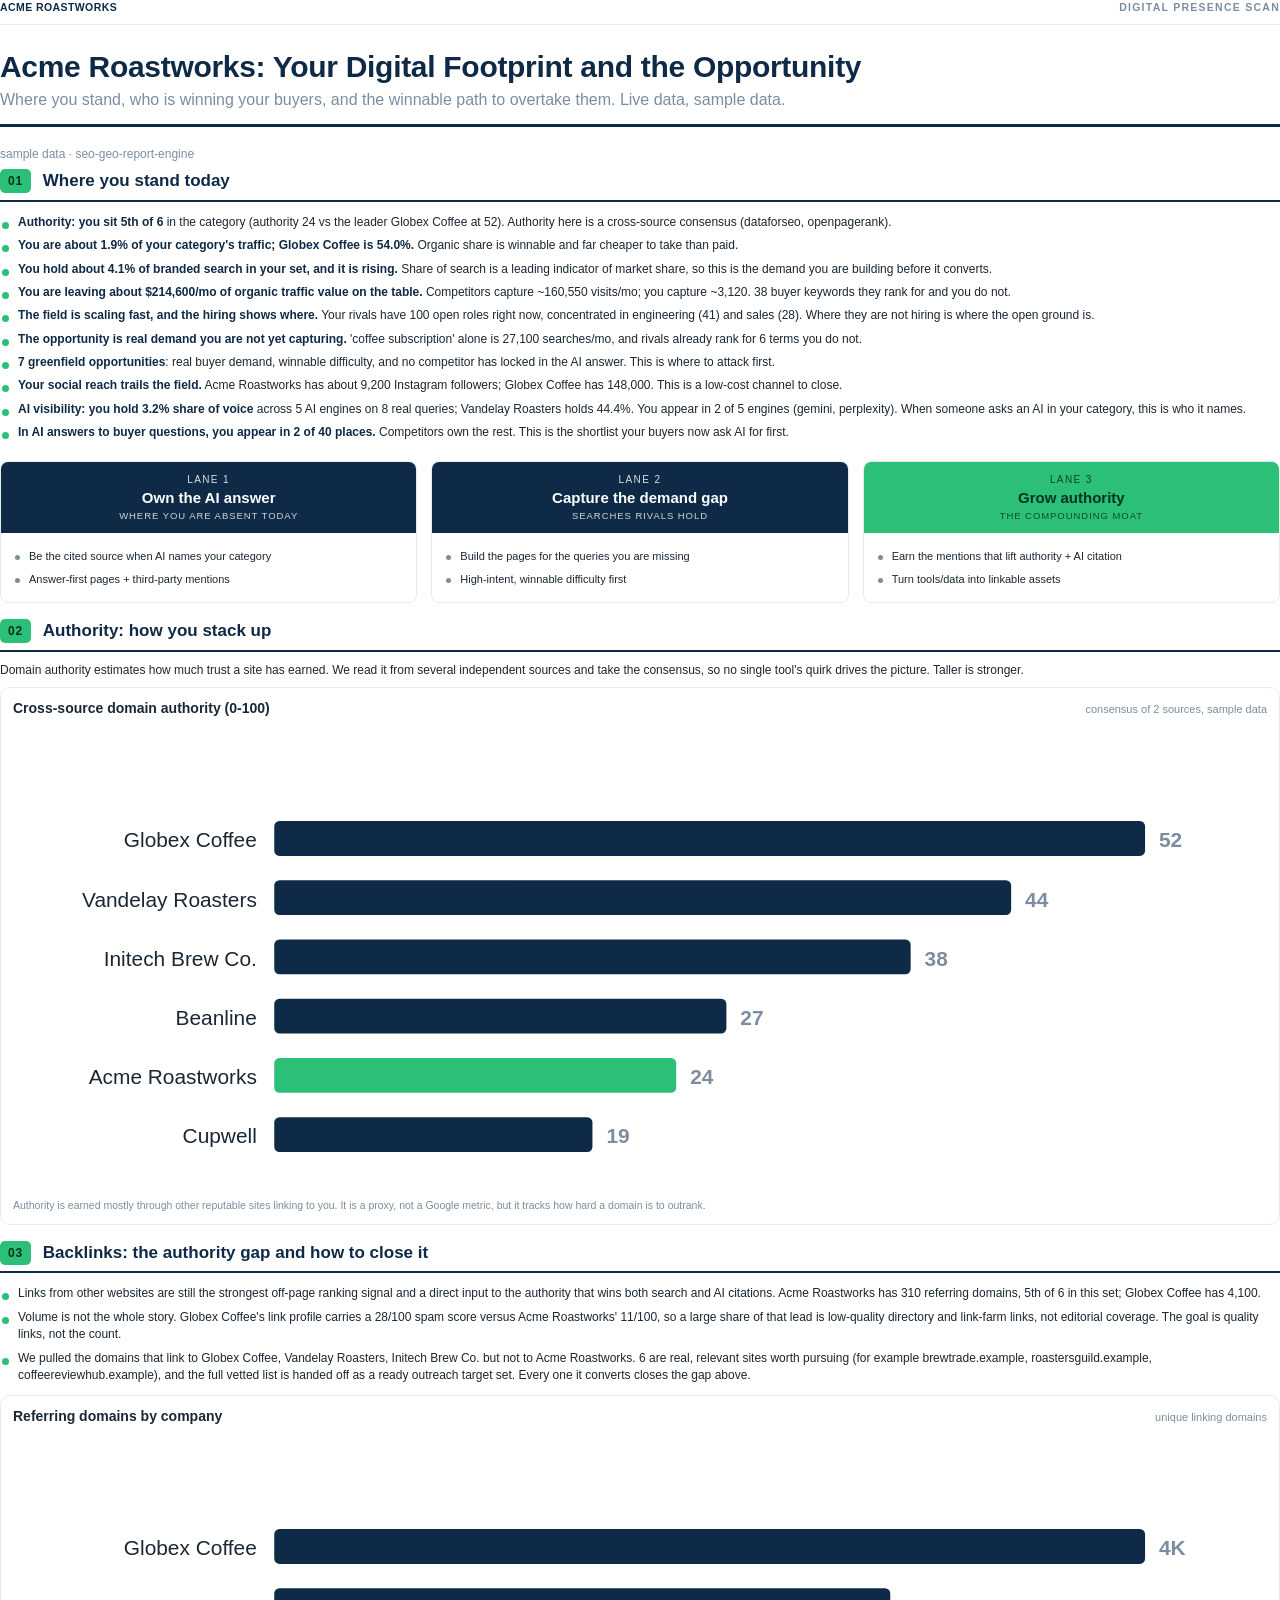
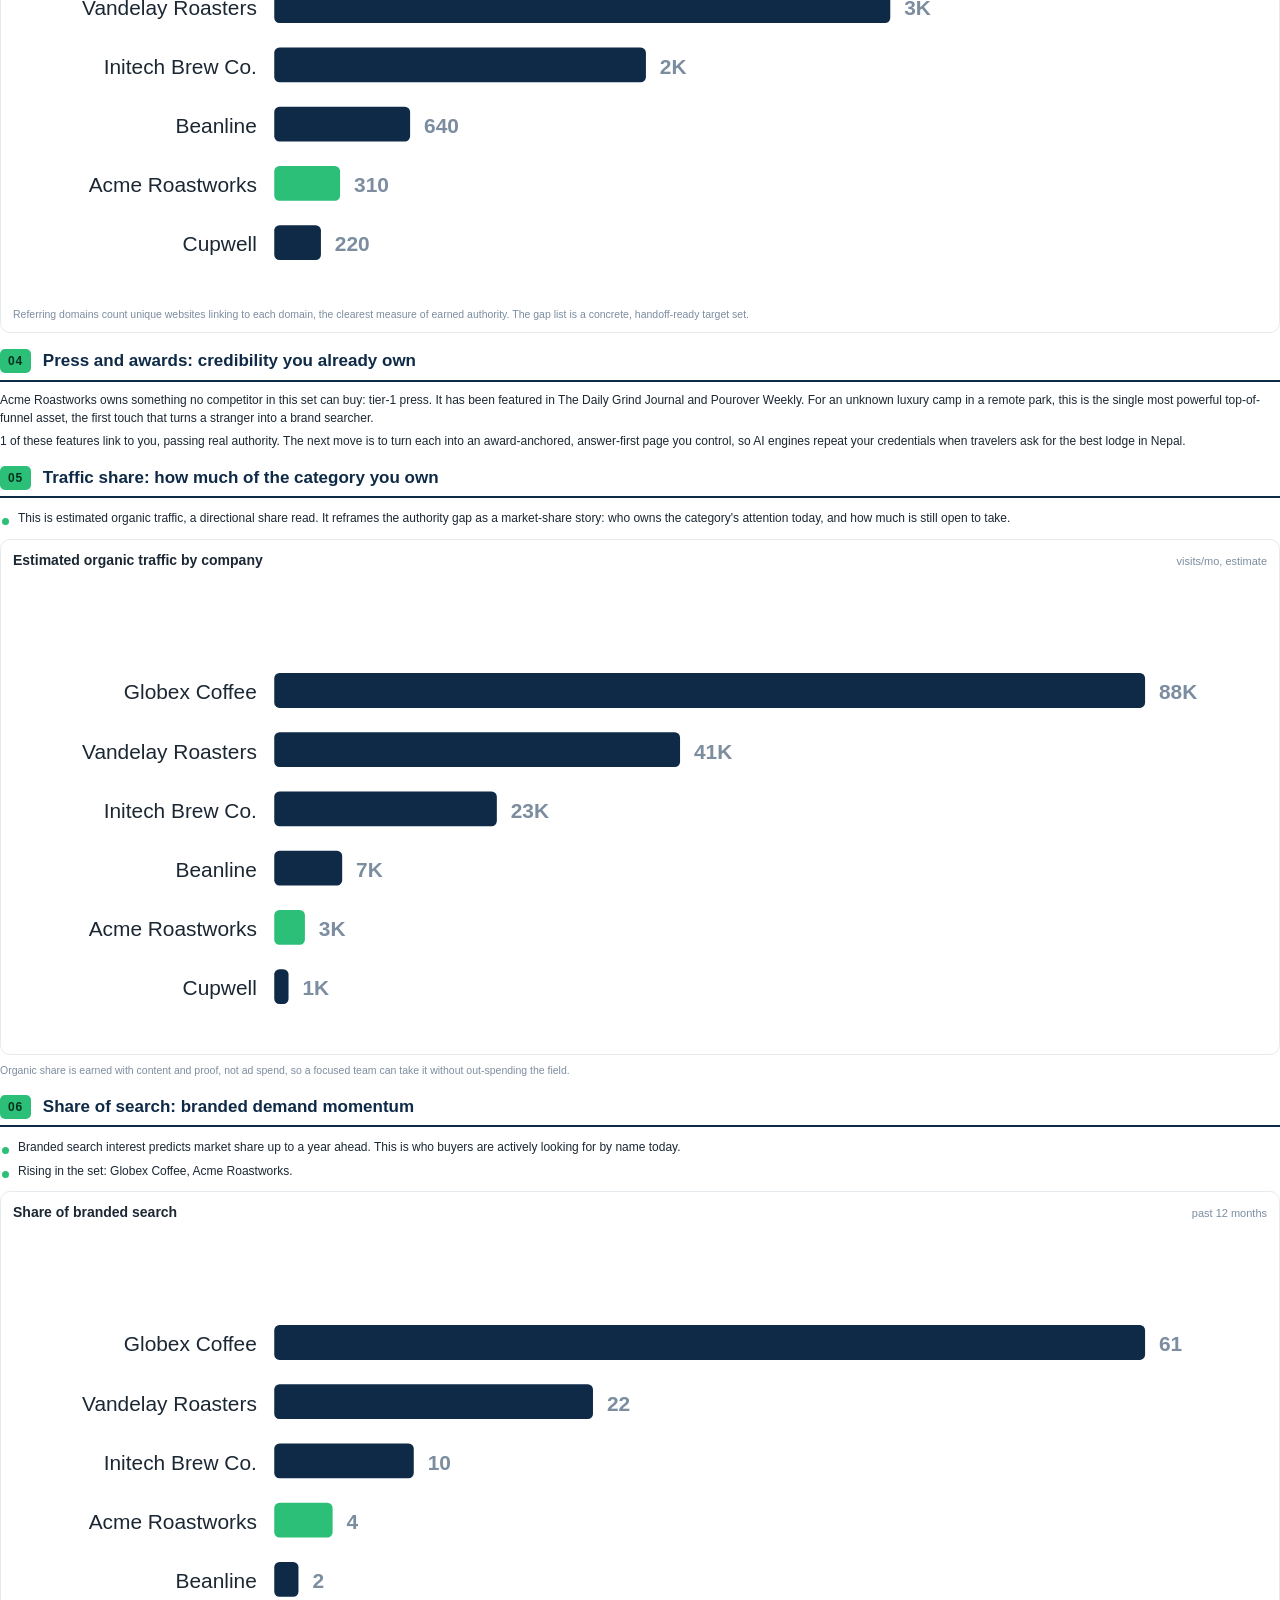
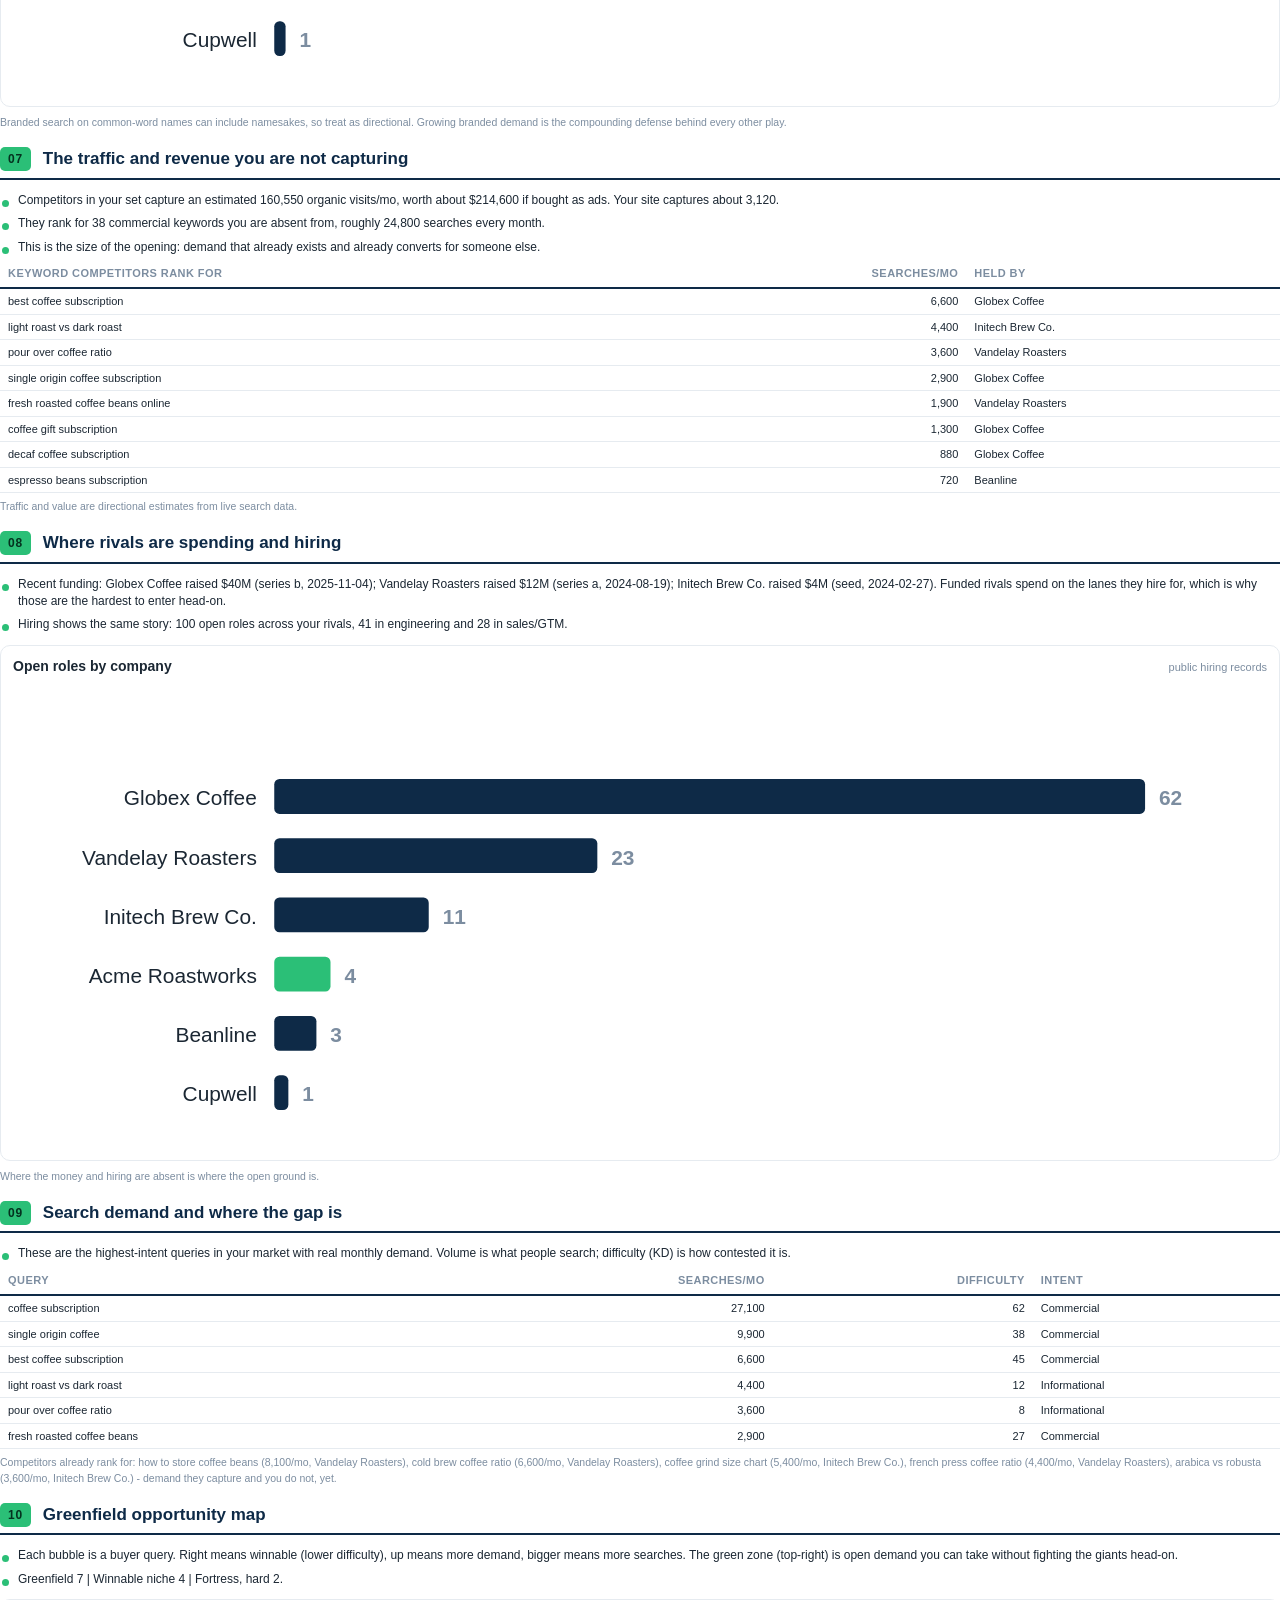
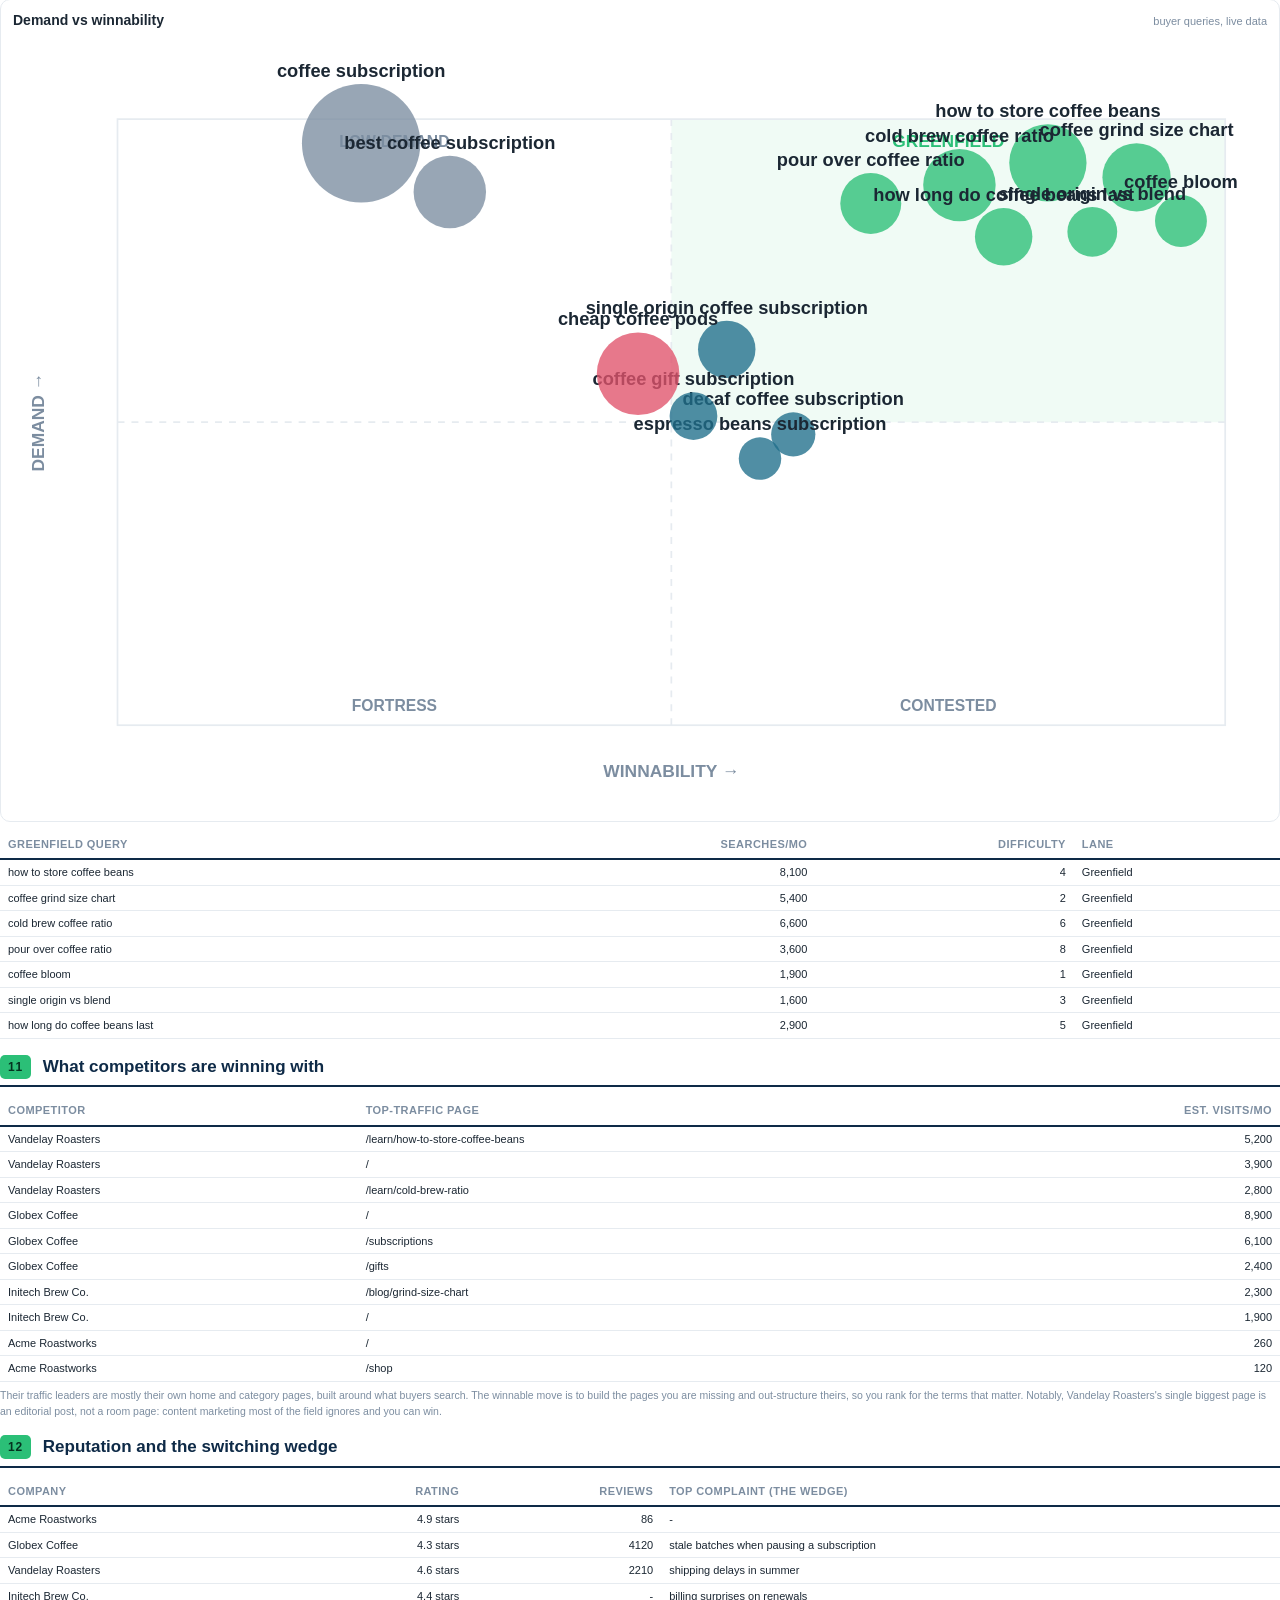
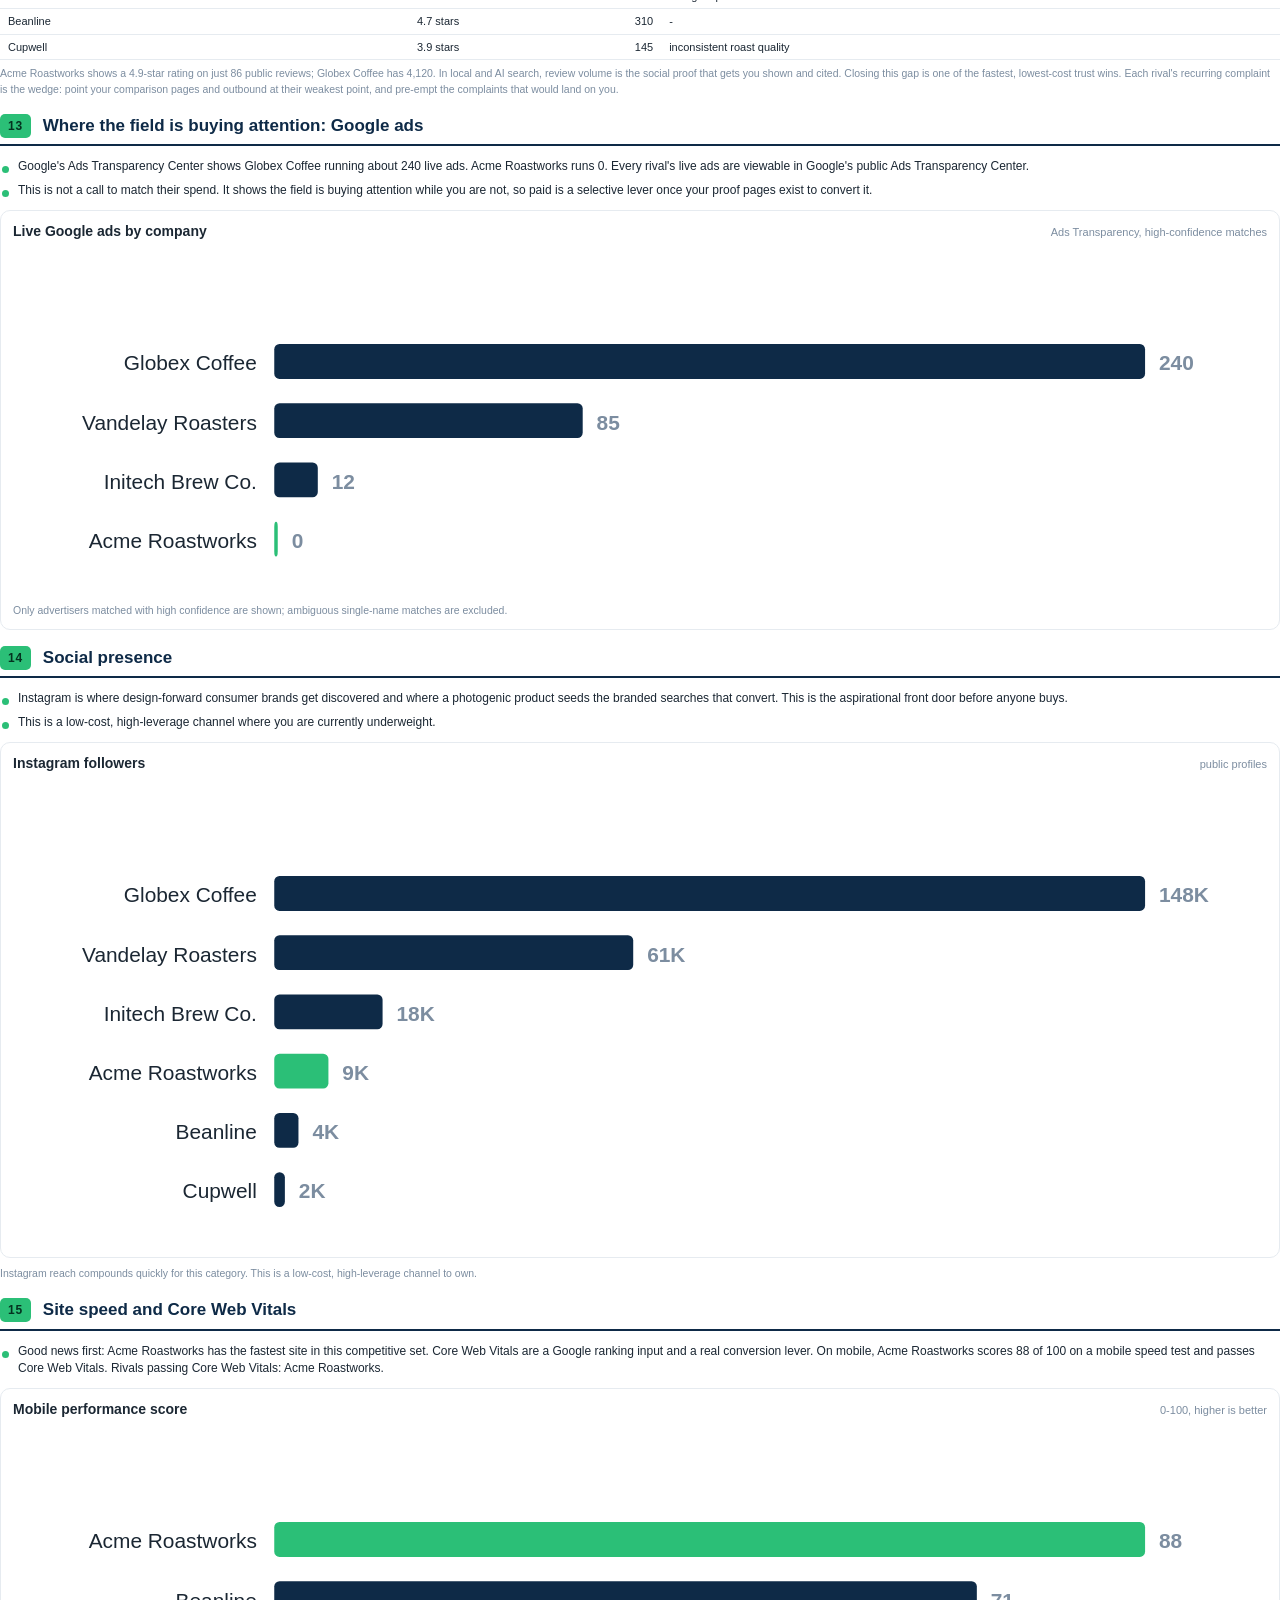
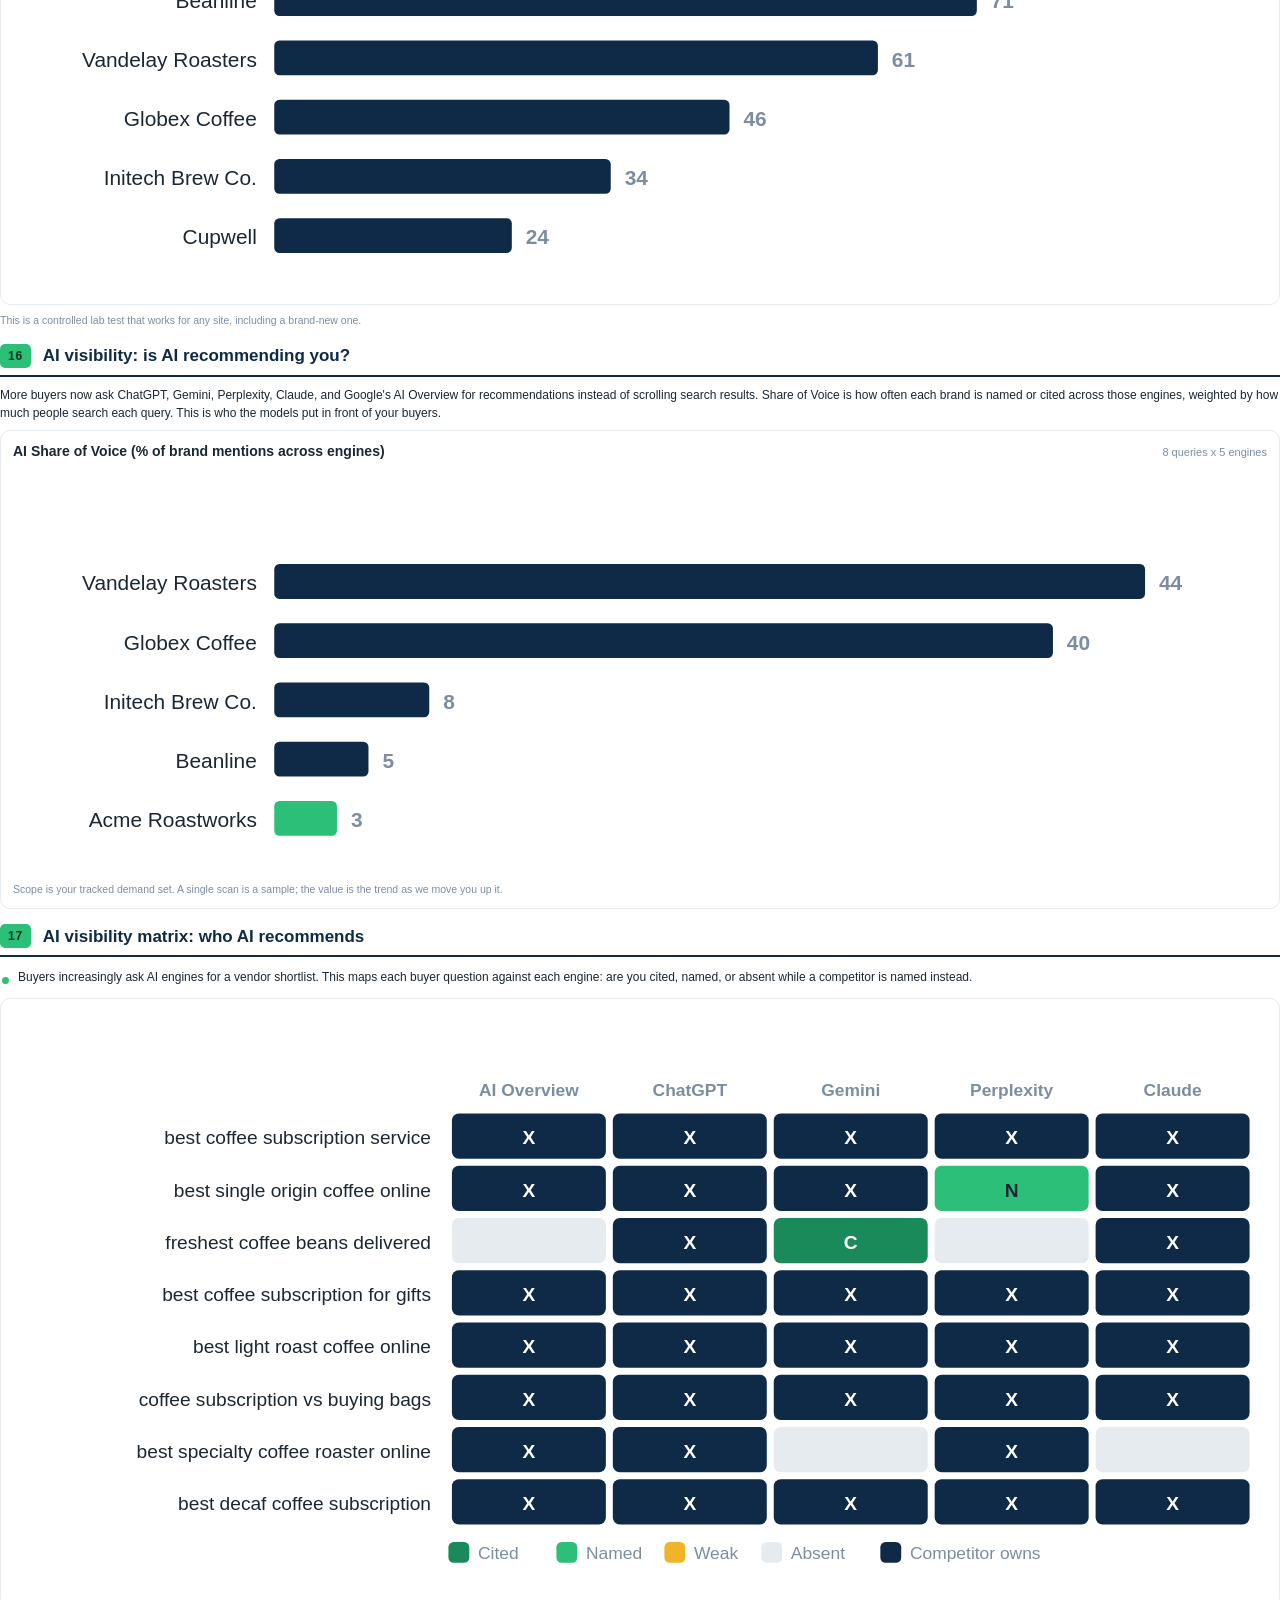
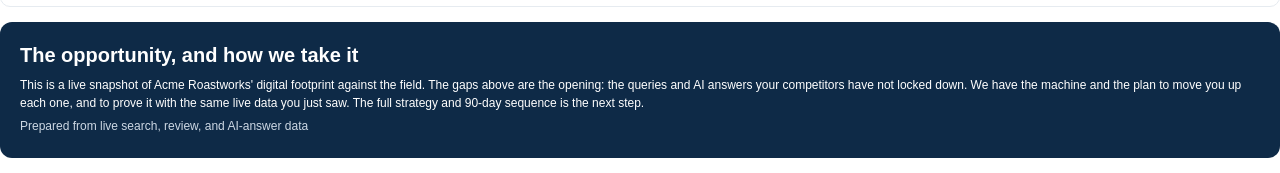
<file: projects/demo/deliverables/demo-first-scan.html>
<!doctype html><html><head><meta charset='utf-8'><style>/* seo-geo-report-engine proposal stylesheet — print-first, reproduces the reference deck look.
   Colors come from CSS variables that tools/proposal/build.py injects per project brand. */
:root{
  --primary:#0E2A47; --accent:#2BBF77; --muted:#7C8DA0; --ink:#1B2733;
  --paper:#FFFFFF; --grid:#E6EBF0; --soft:#F6F8FA; --band:#FFF4CC;
  --font:'Inter',-apple-system,'Segoe UI',Roboto,Helvetica,Arial,sans-serif;
}
@page{ size:A4; margin:18mm 16mm 16mm 16mm; }
*{ box-sizing:border-box; }
html,body{ margin:0; padding:0; }
body{ font-family:var(--font); color:var(--ink); font-size:13px; line-height:1.5; -webkit-print-color-adjust:exact; print-color-adjust:exact; }

/* ---- running header ---- */
.kicker{ display:flex; justify-content:space-between; align-items:center; font-size:10.5px; letter-spacing:.12em;
  text-transform:uppercase; color:var(--muted); font-weight:600; border-bottom:1px solid var(--grid); padding-bottom:8px; margin-bottom:26px; }
.kicker .brandmark{ color:var(--primary); font-weight:800; letter-spacing:.04em; }

/* ---- cover ---- */
.cover{ padding-top:60px; page-break-after:always; }
.cover h1{ font-size:46px; line-height:1.05; margin:18px 0 8px; color:var(--primary); font-weight:800; letter-spacing:-.01em; }
.cover .sub{ font-size:16px; color:var(--muted); margin:0; }
.cover .rule{ height:3px; width:100%; background:var(--primary); margin:28px 0; border:0; }
.cover .logo{ height:30px; }

/* ---- section scaffolding ---- */
.section{ page-break-inside:avoid; margin:0 0 30px; }
.section.break{ page-break-before:always; }
.s-head{ display:flex; align-items:center; gap:12px; border-bottom:2px solid var(--primary); padding-bottom:8px; margin-bottom:16px; }
.s-num{ background:var(--accent); color:#04321f; font-weight:800; font-size:12px; padding:3px 8px; border-radius:5px; letter-spacing:.06em; }
.s-title{ font-size:22px; font-weight:800; color:var(--primary); margin:0; }

ul.lead{ list-style:none; padding:0; margin:0; }
ul.lead li{ position:relative; padding:5px 0 5px 20px; }
ul.lead li::before{ content:""; position:absolute; left:2px; top:11px; width:7px; height:7px; border-radius:50%; background:var(--accent); }
ul.lead li b, ul.lead li strong{ color:var(--primary); }

/* ---- pillar cards ---- */
.pillars{ display:flex; gap:14px; margin-top:6px; }
.pillar{ flex:1; border:1px solid var(--grid); border-radius:8px; overflow:hidden; }
.pillar .cap{ background:var(--primary); color:#fff; text-align:center; padding:10px; }
.pillar:last-child .cap{ background:var(--accent); color:#04321f; }
.pillar .cap .tag{ font-size:10px; letter-spacing:.14em; opacity:.85; text-transform:uppercase; }
.pillar .cap .name{ font-size:15px; font-weight:800; }
.pillar .cap .when{ font-size:9.5px; letter-spacing:.1em; opacity:.8; text-transform:uppercase; }
.pillar ul{ list-style:none; margin:0; padding:12px 14px; }
.pillar li{ position:relative; padding:4px 0 4px 14px; font-size:12px; }
.pillar li::before{ content:""; position:absolute; left:0; top:10px; width:5px; height:5px; border-radius:50%; background:var(--muted); }

/* ---- detail groups (pillar deep dives) ---- */
.group{ margin:14px 0; }
.group h4{ color:var(--primary); font-size:14px; margin:0 0 6px; }
.deliverables{ background:var(--soft); border-radius:8px; padding:10px 14px; margin-top:8px; }
.deliverables .lbl{ font-size:10px; letter-spacing:.12em; text-transform:uppercase; color:var(--muted); font-weight:700; margin-bottom:4px; }

/* ---- figure / chart box ---- */
.figure{ border:1px solid var(--grid); border-radius:10px; padding:16px 18px; margin:12px 0; }
.figure .fhead{ display:flex; justify-content:space-between; align-items:baseline; margin-bottom:8px; }
.figure .ftitle{ font-weight:800; color:var(--ink); font-size:14px; }
.figure .fnote, .note{ color:var(--muted); font-size:11.5px; margin-top:8px; }
.callout{ background:var(--soft); border-left:3px solid var(--accent); padding:10px 14px; border-radius:0 8px 8px 0; margin:10px 0; }

/* ---- tables ---- */
table.kv{ width:100%; border-collapse:collapse; }
table.kv th{ text-align:left; font-size:11px; letter-spacing:.04em; text-transform:uppercase; color:var(--muted);
  border-bottom:2px solid var(--primary); padding:8px 10px; }
table.kv td{ border-bottom:1px solid var(--grid); padding:7px 10px; font-size:12.5px; }
table.kv tr.group-row td{ font-weight:700; color:var(--primary); border-bottom:none; padding-top:12px; }

.cta{ background:var(--primary); color:#fff; border-radius:12px; padding:24px 26px; }
.cta h3{ margin:0 0 6px; font-size:20px; }
.cta a{ color:var(--accent); }
.small{ font-size:11px; color:var(--muted); }
.spacer{ height:10px; }

:root{--primary:#0E2A47;--muted:#7C8DA0;--ink:#1B2733;--paper:#FFFFFF;--accent:#2BBF77;--font:'Inter', -apple-system, 'Segoe UI', Roboto, Helvetica, Arial, sans-serif;}
.dense .cover{ page-break-after:auto; padding-top:0; }
.dense .cover h1{ font-size:30px; margin:8px 0 6px; }
.dense .cover .rule{ margin:12px 0 18px; }
.dense .section{ page-break-inside:auto; margin:0 0 15px; }
.dense .s-head{ margin-bottom:9px; padding-bottom:6px; }
.dense .s-title{ font-size:17px; }
.dense p{ margin:5px 0; font-size:12px; line-height:1.5; }
.dense ul.lead li{ padding:3px 0 3px 18px; font-size:12px; line-height:1.45; }
.dense .figure{ margin:8px 0; padding:10px 12px; page-break-inside:avoid; }
.dense .pillars, .dense table.kv, .dense .pillar, .dense .deliverables, .dense .callout{ page-break-inside:avoid; }
.dense table.kv td{ padding:4px 8px; font-size:11px; }
.dense table.kv th{ padding:6px 8px; font-size:11px; }
.dense .callout{ margin:8px 0; padding:8px 12px; }
.dense .group{ margin:9px 0; }
.dense .pillar li{ font-size:11px; padding:3px 0 3px 14px; }
.dense .cta{ padding:18px 20px; }
.dense .note, .dense .figure .fnote{ font-size:10.5px; margin-top:6px; }
</style></head><body class='dense'><div class="cover"><div class="kicker"><span class="brandmark">Acme Roastworks</span><span>Digital Presence Scan</span></div><h1>Acme Roastworks: Your Digital Footprint and the Opportunity</h1><p class="sub">Where you stand, who is winning your buyers, and the winnable path to overtake them. Live data, sample data.</p><hr class="rule"><p class="small">sample data · seo-geo-report-engine</p></div><div class="section"><div class="s-head"><span class="s-num">01</span><h2 class="s-title">Where you stand today</h2></div><ul class="lead"><li><b>Authority: you sit 5th of 6</b> in the category (authority 24 vs the leader Globex Coffee at 52). Authority here is a cross-source consensus (dataforseo, openpagerank).</li><li><b>You are about 1.9% of your category&#x27;s traffic; Globex Coffee is 54.0%.</b> Organic share is winnable and far cheaper to take than paid.</li><li><b>You hold about 4.1% of branded search in your set, and it is rising.</b> Share of search is a leading indicator of market share, so this is the demand you are building before it converts.</li><li><b>You are leaving about $214,600/mo of organic traffic value on the table.</b> Competitors capture ~160,550 visits/mo; you capture ~3,120. 38 buyer keywords they rank for and you do not.</li><li><b>The field is scaling fast, and the hiring shows where.</b> Your rivals have 100 open roles right now, concentrated in engineering (41) and sales (28). Where they are not hiring is where the open ground is.</li><li><b>The opportunity is real demand you are not yet capturing.</b> &#x27;coffee subscription&#x27; alone is 27,100 searches/mo, and rivals already rank for 6 terms you do not.</li><li><b>7 greenfield opportunities</b>: real buyer demand, winnable difficulty, and no competitor has locked in the AI answer. This is where to attack first.</li><li><b>Your social reach trails the field.</b> Acme Roastworks has about 9,200 Instagram followers; Globex Coffee has 148,000. This is a low-cost channel to close.</li><li><b>AI visibility: you hold 3.2% share of voice</b> across 5 AI engines on 8 real queries; Vandelay Roasters holds 44.4%. You appear in 2 of 5 engines (gemini, perplexity). When someone asks an AI in your category, this is who it names.</li><li><b>In AI answers to buyer questions, you appear in 2 of 40 places.</b> Competitors own the rest. This is the shortlist your buyers now ask AI for first.</li></ul><div class="spacer"></div><div class="pillars"><div class="pillar"><div class="cap"><div class="tag">Lane 1</div><div class="name">Own the AI answer</div><div class="when">where you are absent today</div></div><ul><li>Be the cited source when AI names your category</li><li>Answer-first pages + third-party mentions</li></ul></div><div class="pillar"><div class="cap"><div class="tag">Lane 2</div><div class="name">Capture the demand gap</div><div class="when">searches rivals hold</div></div><ul><li>Build the pages for the queries you are missing</li><li>High-intent, winnable difficulty first</li></ul></div><div class="pillar"><div class="cap"><div class="tag">Lane 3</div><div class="name">Grow authority</div><div class="when">the compounding moat</div></div><ul><li>Earn the mentions that lift authority + AI citation</li><li>Turn tools/data into linkable assets</li></ul></div></div></div><div class="section"><div class="s-head"><span class="s-num">02</span><h2 class="s-title">Authority: how you stack up</h2></div><p>Domain authority estimates how much trust a site has earned. We read it from several independent sources and take the consensus, so no single tool&#x27;s quirk drives the picture. Taller is stronger.</p><div class="figure"><div class="fhead"><span class="ftitle">Cross-source domain authority (0-100)</span><span class="small">consensus of 2 sources, sample data</span></div><svg viewBox="0 0 720 264" width="100%" xmlns="http://www.w3.org/2000/svg" font-family="Inter, -apple-system, Segoe UI, Roboto, Arial, sans-serif">
<rect width="720" height="264" fill="#FFFFFF"/>
<text x="140.0" y="69.1" font-size="12" fill="#1B2733" text-anchor="end" font-weight="400" opacity="1.0" font-family="Inter, -apple-system, Segoe UI, Roboto, Arial, sans-serif">Globex Coffee</text>
<rect x="150" y="54" width="500.0" height="20" rx="3" fill="#0E2A47"/>
<text x="658.0" y="69.1" font-size="12" fill="#7C8DA0" text-anchor="start" font-weight="600" opacity="1.0" font-family="Inter, -apple-system, Segoe UI, Roboto, Arial, sans-serif">52</text>
<text x="140.0" y="103.1" font-size="12" fill="#1B2733" text-anchor="end" font-weight="400" opacity="1.0" font-family="Inter, -apple-system, Segoe UI, Roboto, Arial, sans-serif">Vandelay Roasters</text>
<rect x="150" y="88" width="423.1" height="20" rx="3" fill="#0E2A47"/>
<text x="581.1" y="103.1" font-size="12" fill="#7C8DA0" text-anchor="start" font-weight="600" opacity="1.0" font-family="Inter, -apple-system, Segoe UI, Roboto, Arial, sans-serif">44</text>
<text x="140.0" y="137.1" font-size="12" fill="#1B2733" text-anchor="end" font-weight="400" opacity="1.0" font-family="Inter, -apple-system, Segoe UI, Roboto, Arial, sans-serif">Initech Brew Co.</text>
<rect x="150" y="122" width="365.4" height="20" rx="3" fill="#0E2A47"/>
<text x="523.4" y="137.1" font-size="12" fill="#7C8DA0" text-anchor="start" font-weight="600" opacity="1.0" font-family="Inter, -apple-system, Segoe UI, Roboto, Arial, sans-serif">38</text>
<text x="140.0" y="171.1" font-size="12" fill="#1B2733" text-anchor="end" font-weight="400" opacity="1.0" font-family="Inter, -apple-system, Segoe UI, Roboto, Arial, sans-serif">Beanline</text>
<rect x="150" y="156" width="259.6" height="20" rx="3" fill="#0E2A47"/>
<text x="417.6" y="171.1" font-size="12" fill="#7C8DA0" text-anchor="start" font-weight="600" opacity="1.0" font-family="Inter, -apple-system, Segoe UI, Roboto, Arial, sans-serif">27</text>
<text x="140.0" y="205.1" font-size="12" fill="#1B2733" text-anchor="end" font-weight="400" opacity="1.0" font-family="Inter, -apple-system, Segoe UI, Roboto, Arial, sans-serif">Acme Roastworks</text>
<rect x="150" y="190" width="230.8" height="20" rx="3" fill="#2BBF77"/>
<text x="388.8" y="205.1" font-size="12" fill="#7C8DA0" text-anchor="start" font-weight="600" opacity="1.0" font-family="Inter, -apple-system, Segoe UI, Roboto, Arial, sans-serif">24</text>
<text x="140.0" y="239.1" font-size="12" fill="#1B2733" text-anchor="end" font-weight="400" opacity="1.0" font-family="Inter, -apple-system, Segoe UI, Roboto, Arial, sans-serif">Cupwell</text>
<rect x="150" y="224" width="182.7" height="20" rx="3" fill="#0E2A47"/>
<text x="340.7" y="239.1" font-size="12" fill="#7C8DA0" text-anchor="start" font-weight="600" opacity="1.0" font-family="Inter, -apple-system, Segoe UI, Roboto, Arial, sans-serif">19</text>
</svg><div class="fnote">Authority is earned mostly through other reputable sites linking to you. It is a proxy, not a Google metric, but it tracks how hard a domain is to outrank.</div></div></div><div class="section"><div class="s-head"><span class="s-num">03</span><h2 class="s-title">Backlinks: the authority gap and how to close it</h2></div><ul class="lead"><li>Links from other websites are still the strongest off-page ranking signal and a direct input to the authority that wins both search and AI citations. Acme Roastworks has 310 referring domains, 5th of 6 in this set; Globex Coffee has 4,100.</li><li>Volume is not the whole story. Globex Coffee&#x27;s link profile carries a 28/100 spam score versus Acme Roastworks&#x27; 11/100, so a large share of that lead is low-quality directory and link-farm links, not editorial coverage. The goal is quality links, not the count.</li><li>We pulled the domains that link to Globex Coffee, Vandelay Roasters, Initech Brew Co. but not to Acme Roastworks. 6 are real, relevant sites worth pursuing (for example brewtrade.example, roastersguild.example, coffeereviewhub.example), and the full vetted list is handed off as a ready outreach target set. Every one it converts closes the gap above.</li></ul><div class="figure"><div class="fhead"><span class="ftitle">Referring domains by company</span><span class="small">unique linking domains</span></div><svg viewBox="0 0 720 264" width="100%" xmlns="http://www.w3.org/2000/svg" font-family="Inter, -apple-system, Segoe UI, Roboto, Arial, sans-serif">
<rect width="720" height="264" fill="#FFFFFF"/>
<text x="140.0" y="69.1" font-size="12" fill="#1B2733" text-anchor="end" font-weight="400" opacity="1.0" font-family="Inter, -apple-system, Segoe UI, Roboto, Arial, sans-serif">Globex Coffee</text>
<rect x="150" y="54" width="500.0" height="20" rx="3" fill="#0E2A47"/>
<text x="658.0" y="69.1" font-size="12" fill="#7C8DA0" text-anchor="start" font-weight="600" opacity="1.0" font-family="Inter, -apple-system, Segoe UI, Roboto, Arial, sans-serif">4K</text>
<text x="140.0" y="103.1" font-size="12" fill="#1B2733" text-anchor="end" font-weight="400" opacity="1.0" font-family="Inter, -apple-system, Segoe UI, Roboto, Arial, sans-serif">Vandelay Roasters</text>
<rect x="150" y="88" width="353.7" height="20" rx="3" fill="#0E2A47"/>
<text x="511.7" y="103.1" font-size="12" fill="#7C8DA0" text-anchor="start" font-weight="600" opacity="1.0" font-family="Inter, -apple-system, Segoe UI, Roboto, Arial, sans-serif">3K</text>
<text x="140.0" y="137.1" font-size="12" fill="#1B2733" text-anchor="end" font-weight="400" opacity="1.0" font-family="Inter, -apple-system, Segoe UI, Roboto, Arial, sans-serif">Initech Brew Co.</text>
<rect x="150" y="122" width="213.4" height="20" rx="3" fill="#0E2A47"/>
<text x="371.4" y="137.1" font-size="12" fill="#7C8DA0" text-anchor="start" font-weight="600" opacity="1.0" font-family="Inter, -apple-system, Segoe UI, Roboto, Arial, sans-serif">2K</text>
<text x="140.0" y="171.1" font-size="12" fill="#1B2733" text-anchor="end" font-weight="400" opacity="1.0" font-family="Inter, -apple-system, Segoe UI, Roboto, Arial, sans-serif">Beanline</text>
<rect x="150" y="156" width="78.0" height="20" rx="3" fill="#0E2A47"/>
<text x="236.0" y="171.1" font-size="12" fill="#7C8DA0" text-anchor="start" font-weight="600" opacity="1.0" font-family="Inter, -apple-system, Segoe UI, Roboto, Arial, sans-serif">640</text>
<text x="140.0" y="205.1" font-size="12" fill="#1B2733" text-anchor="end" font-weight="400" opacity="1.0" font-family="Inter, -apple-system, Segoe UI, Roboto, Arial, sans-serif">Acme Roastworks</text>
<rect x="150" y="190" width="37.8" height="20" rx="3" fill="#2BBF77"/>
<text x="195.8" y="205.1" font-size="12" fill="#7C8DA0" text-anchor="start" font-weight="600" opacity="1.0" font-family="Inter, -apple-system, Segoe UI, Roboto, Arial, sans-serif">310</text>
<text x="140.0" y="239.1" font-size="12" fill="#1B2733" text-anchor="end" font-weight="400" opacity="1.0" font-family="Inter, -apple-system, Segoe UI, Roboto, Arial, sans-serif">Cupwell</text>
<rect x="150" y="224" width="26.8" height="20" rx="3" fill="#0E2A47"/>
<text x="184.8" y="239.1" font-size="12" fill="#7C8DA0" text-anchor="start" font-weight="600" opacity="1.0" font-family="Inter, -apple-system, Segoe UI, Roboto, Arial, sans-serif">220</text>
</svg><div class="fnote">Referring domains count unique websites linking to each domain, the clearest measure of earned authority. The gap list is a concrete, handoff-ready target set.</div></div></div><div class="section"><div class="s-head"><span class="s-num">04</span><h2 class="s-title">Press and awards: credibility you already own</h2></div><p>Acme Roastworks owns something no competitor in this set can buy: tier-1 press. It has been featured in The Daily Grind Journal and Pourover Weekly. For an unknown luxury camp in a remote park, this is the single most powerful top-of-funnel asset, the first touch that turns a stranger into a brand searcher.</p><p>1 of these features link to you, passing real authority. The next move is to turn each into an award-anchored, answer-first page you control, so AI engines repeat your credentials when travelers ask for the best lodge in Nepal.</p></div><div class="section"><div class="s-head"><span class="s-num">05</span><h2 class="s-title">Traffic share: how much of the category you own</h2></div><ul class="lead"><li>This is estimated organic traffic, a directional share read. It reframes the authority gap as a market-share story: who owns the category&#x27;s attention today, and how much is still open to take.</li></ul><div class="figure"><div class="fhead"><span class="ftitle">Estimated organic traffic by company</span><span class="small">visits/mo, estimate</span></div><svg viewBox="0 0 720 264" width="100%" xmlns="http://www.w3.org/2000/svg" font-family="Inter, -apple-system, Segoe UI, Roboto, Arial, sans-serif">
<rect width="720" height="264" fill="#FFFFFF"/>
<text x="140.0" y="69.1" font-size="12" fill="#1B2733" text-anchor="end" font-weight="400" opacity="1.0" font-family="Inter, -apple-system, Segoe UI, Roboto, Arial, sans-serif">Globex Coffee</text>
<rect x="150" y="54" width="500.0" height="20" rx="3" fill="#0E2A47"/>
<text x="658.0" y="69.1" font-size="12" fill="#7C8DA0" text-anchor="start" font-weight="600" opacity="1.0" font-family="Inter, -apple-system, Segoe UI, Roboto, Arial, sans-serif">88K</text>
<text x="140.0" y="103.1" font-size="12" fill="#1B2733" text-anchor="end" font-weight="400" opacity="1.0" font-family="Inter, -apple-system, Segoe UI, Roboto, Arial, sans-serif">Vandelay Roasters</text>
<rect x="150" y="88" width="233.0" height="20" rx="3" fill="#0E2A47"/>
<text x="391.0" y="103.1" font-size="12" fill="#7C8DA0" text-anchor="start" font-weight="600" opacity="1.0" font-family="Inter, -apple-system, Segoe UI, Roboto, Arial, sans-serif">41K</text>
<text x="140.0" y="137.1" font-size="12" fill="#1B2733" text-anchor="end" font-weight="400" opacity="1.0" font-family="Inter, -apple-system, Segoe UI, Roboto, Arial, sans-serif">Initech Brew Co.</text>
<rect x="150" y="122" width="127.8" height="20" rx="3" fill="#0E2A47"/>
<text x="285.8" y="137.1" font-size="12" fill="#7C8DA0" text-anchor="start" font-weight="600" opacity="1.0" font-family="Inter, -apple-system, Segoe UI, Roboto, Arial, sans-serif">23K</text>
<text x="140.0" y="171.1" font-size="12" fill="#1B2733" text-anchor="end" font-weight="400" opacity="1.0" font-family="Inter, -apple-system, Segoe UI, Roboto, Arial, sans-serif">Beanline</text>
<rect x="150" y="156" width="39.0" height="20" rx="3" fill="#0E2A47"/>
<text x="197.0" y="171.1" font-size="12" fill="#7C8DA0" text-anchor="start" font-weight="600" opacity="1.0" font-family="Inter, -apple-system, Segoe UI, Roboto, Arial, sans-serif">7K</text>
<text x="140.0" y="205.1" font-size="12" fill="#1B2733" text-anchor="end" font-weight="400" opacity="1.0" font-family="Inter, -apple-system, Segoe UI, Roboto, Arial, sans-serif">Acme Roastworks</text>
<rect x="150" y="190" width="17.6" height="20" rx="3" fill="#2BBF77"/>
<text x="175.6" y="205.1" font-size="12" fill="#7C8DA0" text-anchor="start" font-weight="600" opacity="1.0" font-family="Inter, -apple-system, Segoe UI, Roboto, Arial, sans-serif">3K</text>
<text x="140.0" y="239.1" font-size="12" fill="#1B2733" text-anchor="end" font-weight="400" opacity="1.0" font-family="Inter, -apple-system, Segoe UI, Roboto, Arial, sans-serif">Cupwell</text>
<rect x="150" y="224" width="8.2" height="20" rx="3" fill="#0E2A47"/>
<text x="166.2" y="239.1" font-size="12" fill="#7C8DA0" text-anchor="start" font-weight="600" opacity="1.0" font-family="Inter, -apple-system, Segoe UI, Roboto, Arial, sans-serif">1K</text>
</svg></div><div class="note">Organic share is earned with content and proof, not ad spend, so a focused team can take it without out-spending the field.</div></div><div class="section"><div class="s-head"><span class="s-num">06</span><h2 class="s-title">Share of search: branded demand momentum</h2></div><ul class="lead"><li>Branded search interest predicts market share up to a year ahead. This is who buyers are actively looking for by name today.</li><li>Rising in the set: Globex Coffee, Acme Roastworks.</li></ul><div class="figure"><div class="fhead"><span class="ftitle">Share of branded search</span><span class="small">past 12 months</span></div><svg viewBox="0 0 720 264" width="100%" xmlns="http://www.w3.org/2000/svg" font-family="Inter, -apple-system, Segoe UI, Roboto, Arial, sans-serif">
<rect width="720" height="264" fill="#FFFFFF"/>
<text x="140.0" y="69.1" font-size="12" fill="#1B2733" text-anchor="end" font-weight="400" opacity="1.0" font-family="Inter, -apple-system, Segoe UI, Roboto, Arial, sans-serif">Globex Coffee</text>
<rect x="150" y="54" width="500.0" height="20" rx="3" fill="#0E2A47"/>
<text x="658.0" y="69.1" font-size="12" fill="#7C8DA0" text-anchor="start" font-weight="600" opacity="1.0" font-family="Inter, -apple-system, Segoe UI, Roboto, Arial, sans-serif">61</text>
<text x="140.0" y="103.1" font-size="12" fill="#1B2733" text-anchor="end" font-weight="400" opacity="1.0" font-family="Inter, -apple-system, Segoe UI, Roboto, Arial, sans-serif">Vandelay Roasters</text>
<rect x="150" y="88" width="183.0" height="20" rx="3" fill="#0E2A47"/>
<text x="341.0" y="103.1" font-size="12" fill="#7C8DA0" text-anchor="start" font-weight="600" opacity="1.0" font-family="Inter, -apple-system, Segoe UI, Roboto, Arial, sans-serif">22</text>
<text x="140.0" y="137.1" font-size="12" fill="#1B2733" text-anchor="end" font-weight="400" opacity="1.0" font-family="Inter, -apple-system, Segoe UI, Roboto, Arial, sans-serif">Initech Brew Co.</text>
<rect x="150" y="122" width="80.1" height="20" rx="3" fill="#0E2A47"/>
<text x="238.1" y="137.1" font-size="12" fill="#7C8DA0" text-anchor="start" font-weight="600" opacity="1.0" font-family="Inter, -apple-system, Segoe UI, Roboto, Arial, sans-serif">10</text>
<text x="140.0" y="171.1" font-size="12" fill="#1B2733" text-anchor="end" font-weight="400" opacity="1.0" font-family="Inter, -apple-system, Segoe UI, Roboto, Arial, sans-serif">Acme Roastworks</text>
<rect x="150" y="156" width="33.5" height="20" rx="3" fill="#2BBF77"/>
<text x="191.5" y="171.1" font-size="12" fill="#7C8DA0" text-anchor="start" font-weight="600" opacity="1.0" font-family="Inter, -apple-system, Segoe UI, Roboto, Arial, sans-serif">4</text>
<text x="140.0" y="205.1" font-size="12" fill="#1B2733" text-anchor="end" font-weight="400" opacity="1.0" font-family="Inter, -apple-system, Segoe UI, Roboto, Arial, sans-serif">Beanline</text>
<rect x="150" y="190" width="13.9" height="20" rx="3" fill="#0E2A47"/>
<text x="171.9" y="205.1" font-size="12" fill="#7C8DA0" text-anchor="start" font-weight="600" opacity="1.0" font-family="Inter, -apple-system, Segoe UI, Roboto, Arial, sans-serif">2</text>
<text x="140.0" y="239.1" font-size="12" fill="#1B2733" text-anchor="end" font-weight="400" opacity="1.0" font-family="Inter, -apple-system, Segoe UI, Roboto, Arial, sans-serif">Cupwell</text>
<rect x="150" y="224" width="6.5" height="20" rx="3" fill="#0E2A47"/>
<text x="164.5" y="239.1" font-size="12" fill="#7C8DA0" text-anchor="start" font-weight="600" opacity="1.0" font-family="Inter, -apple-system, Segoe UI, Roboto, Arial, sans-serif">1</text>
</svg></div><div class="note">Branded search on common-word names can include namesakes, so treat as directional. Growing branded demand is the compounding defense behind every other play.</div></div><div class="section"><div class="s-head"><span class="s-num">07</span><h2 class="s-title">The traffic and revenue you are not capturing</h2></div><ul class="lead"><li>Competitors in your set capture an estimated 160,550 organic visits/mo, worth about $214,600 if bought as ads. Your site captures about 3,120.</li><li>They rank for 38 commercial keywords you are absent from, roughly 24,800 searches every month.</li><li>This is the size of the opening: demand that already exists and already converts for someone else.</li></ul><table class="kv"><thead><tr><th style="text-align:left">Keyword competitors rank for</th><th style="text-align:right">Searches/mo</th><th style="text-align:left">Held by</th></tr></thead><tbody><tr><td style="text-align:left">best coffee subscription</td><td style="text-align:right">6,600</td><td style="text-align:left">Globex Coffee</td></tr><tr><td style="text-align:left">light roast vs dark roast</td><td style="text-align:right">4,400</td><td style="text-align:left">Initech Brew Co.</td></tr><tr><td style="text-align:left">pour over coffee ratio</td><td style="text-align:right">3,600</td><td style="text-align:left">Vandelay Roasters</td></tr><tr><td style="text-align:left">single origin coffee subscription</td><td style="text-align:right">2,900</td><td style="text-align:left">Globex Coffee</td></tr><tr><td style="text-align:left">fresh roasted coffee beans online</td><td style="text-align:right">1,900</td><td style="text-align:left">Vandelay Roasters</td></tr><tr><td style="text-align:left">coffee gift subscription</td><td style="text-align:right">1,300</td><td style="text-align:left">Globex Coffee</td></tr><tr><td style="text-align:left">decaf coffee subscription</td><td style="text-align:right">880</td><td style="text-align:left">Globex Coffee</td></tr><tr><td style="text-align:left">espresso beans subscription</td><td style="text-align:right">720</td><td style="text-align:left">Beanline</td></tr></tbody></table><div class="note">Traffic and value are directional estimates from live search data.</div></div><div class="section"><div class="s-head"><span class="s-num">08</span><h2 class="s-title">Where rivals are spending and hiring</h2></div><ul class="lead"><li>Recent funding: Globex Coffee raised $40M (series b, 2025-11-04); Vandelay Roasters raised $12M (series a, 2024-08-19); Initech Brew Co. raised $4M (seed, 2024-02-27). Funded rivals spend on the lanes they hire for, which is why those are the hardest to enter head-on.</li><li>Hiring shows the same story: 100 open roles across your rivals, 41 in engineering and 28 in sales/GTM.</li></ul><div class="figure"><div class="fhead"><span class="ftitle">Open roles by company</span><span class="small">public hiring records</span></div><svg viewBox="0 0 720 264" width="100%" xmlns="http://www.w3.org/2000/svg" font-family="Inter, -apple-system, Segoe UI, Roboto, Arial, sans-serif">
<rect width="720" height="264" fill="#FFFFFF"/>
<text x="140.0" y="69.1" font-size="12" fill="#1B2733" text-anchor="end" font-weight="400" opacity="1.0" font-family="Inter, -apple-system, Segoe UI, Roboto, Arial, sans-serif">Globex Coffee</text>
<rect x="150" y="54" width="500.0" height="20" rx="3" fill="#0E2A47"/>
<text x="658.0" y="69.1" font-size="12" fill="#7C8DA0" text-anchor="start" font-weight="600" opacity="1.0" font-family="Inter, -apple-system, Segoe UI, Roboto, Arial, sans-serif">62</text>
<text x="140.0" y="103.1" font-size="12" fill="#1B2733" text-anchor="end" font-weight="400" opacity="1.0" font-family="Inter, -apple-system, Segoe UI, Roboto, Arial, sans-serif">Vandelay Roasters</text>
<rect x="150" y="88" width="185.5" height="20" rx="3" fill="#0E2A47"/>
<text x="343.5" y="103.1" font-size="12" fill="#7C8DA0" text-anchor="start" font-weight="600" opacity="1.0" font-family="Inter, -apple-system, Segoe UI, Roboto, Arial, sans-serif">23</text>
<text x="140.0" y="137.1" font-size="12" fill="#1B2733" text-anchor="end" font-weight="400" opacity="1.0" font-family="Inter, -apple-system, Segoe UI, Roboto, Arial, sans-serif">Initech Brew Co.</text>
<rect x="150" y="122" width="88.7" height="20" rx="3" fill="#0E2A47"/>
<text x="246.7" y="137.1" font-size="12" fill="#7C8DA0" text-anchor="start" font-weight="600" opacity="1.0" font-family="Inter, -apple-system, Segoe UI, Roboto, Arial, sans-serif">11</text>
<text x="140.0" y="171.1" font-size="12" fill="#1B2733" text-anchor="end" font-weight="400" opacity="1.0" font-family="Inter, -apple-system, Segoe UI, Roboto, Arial, sans-serif">Acme Roastworks</text>
<rect x="150" y="156" width="32.3" height="20" rx="3" fill="#2BBF77"/>
<text x="190.3" y="171.1" font-size="12" fill="#7C8DA0" text-anchor="start" font-weight="600" opacity="1.0" font-family="Inter, -apple-system, Segoe UI, Roboto, Arial, sans-serif">4</text>
<text x="140.0" y="205.1" font-size="12" fill="#1B2733" text-anchor="end" font-weight="400" opacity="1.0" font-family="Inter, -apple-system, Segoe UI, Roboto, Arial, sans-serif">Beanline</text>
<rect x="150" y="190" width="24.2" height="20" rx="3" fill="#0E2A47"/>
<text x="182.2" y="205.1" font-size="12" fill="#7C8DA0" text-anchor="start" font-weight="600" opacity="1.0" font-family="Inter, -apple-system, Segoe UI, Roboto, Arial, sans-serif">3</text>
<text x="140.0" y="239.1" font-size="12" fill="#1B2733" text-anchor="end" font-weight="400" opacity="1.0" font-family="Inter, -apple-system, Segoe UI, Roboto, Arial, sans-serif">Cupwell</text>
<rect x="150" y="224" width="8.1" height="20" rx="3" fill="#0E2A47"/>
<text x="166.1" y="239.1" font-size="12" fill="#7C8DA0" text-anchor="start" font-weight="600" opacity="1.0" font-family="Inter, -apple-system, Segoe UI, Roboto, Arial, sans-serif">1</text>
</svg></div><div class="note">Where the money and hiring are absent is where the open ground is.</div></div><div class="section"><div class="s-head"><span class="s-num">09</span><h2 class="s-title">Search demand and where the gap is</h2></div><ul class="lead"><li>These are the highest-intent queries in your market with real monthly demand. Volume is what people search; difficulty (KD) is how contested it is.</li></ul><table class="kv"><thead><tr><th style="text-align:left">Query</th><th style="text-align:right">Searches/mo</th><th style="text-align:right">Difficulty</th><th style="text-align:left">Intent</th></tr></thead><tbody><tr><td style="text-align:left">coffee subscription</td><td style="text-align:right">27,100</td><td style="text-align:right">62</td><td style="text-align:left">Commercial</td></tr><tr><td style="text-align:left">single origin coffee</td><td style="text-align:right">9,900</td><td style="text-align:right">38</td><td style="text-align:left">Commercial</td></tr><tr><td style="text-align:left">best coffee subscription</td><td style="text-align:right">6,600</td><td style="text-align:right">45</td><td style="text-align:left">Commercial</td></tr><tr><td style="text-align:left">light roast vs dark roast</td><td style="text-align:right">4,400</td><td style="text-align:right">12</td><td style="text-align:left">Informational</td></tr><tr><td style="text-align:left">pour over coffee ratio</td><td style="text-align:right">3,600</td><td style="text-align:right">8</td><td style="text-align:left">Informational</td></tr><tr><td style="text-align:left">fresh roasted coffee beans</td><td style="text-align:right">2,900</td><td style="text-align:right">27</td><td style="text-align:left">Commercial</td></tr></tbody></table><div class="note">Competitors already rank for: how to store coffee beans (8,100/mo, Vandelay Roasters), cold brew coffee ratio (6,600/mo, Vandelay Roasters), coffee grind size chart (5,400/mo, Initech Brew Co.), french press coffee ratio (4,400/mo, Vandelay Roasters), arabica vs robusta (3,600/mo, Initech Brew Co.) - demand they capture and you do not, yet.</div></div><div class="section"><div class="s-head"><span class="s-num">10</span><h2 class="s-title">Greenfield opportunity map</h2></div><ul class="lead"><li>Each bubble is a buyer query. Right means winnable (lower difficulty), up means more demand, bigger means more searches. The green zone (top-right) is open demand you can take without fighting the giants head-on.</li><li>Greenfield 7  |  Winnable niche 4  |  Fortress, hard 2.</li></ul><div class="figure"><div class="fhead"><span class="ftitle">Demand vs winnability</span><span class="small">buyer queries, live data</span></div><svg viewBox="0 0 720 440" width="100%" xmlns="http://www.w3.org/2000/svg" font-family="Inter, -apple-system, Segoe UI, Roboto, Arial, sans-serif">
<rect width="720" height="440" fill="#FFFFFF"/>
<rect x="378.0" y="46.0" width="318.0" height="174.0" fill="#2BBF77" opacity="0.07"/>
<line x1="378.0" y1="46" x2="378.0" y2="394" stroke="#E6EBF0" stroke-dasharray="4 4"/>
<line x1="60" y1="220.0" x2="696" y2="220.0" stroke="#E6EBF0" stroke-dasharray="4 4"/>
<rect x="60" y="46" width="636.0" height="348.0" fill="none" stroke="#E6EBF0"/>
<text x="378.0" y="424.0" font-size="10" fill="#7C8DA0" text-anchor="middle" font-weight="600" opacity="1.0" font-family="Inter, -apple-system, Segoe UI, Roboto, Arial, sans-serif">WINNABILITY  →</text>
<text x="18" y="220.0" font-size="10" fill="#7C8DA0" font-weight="600" text-anchor="middle" transform="rotate(-90 18 220.0)" font-family="Inter, sans-serif">DEMAND  →</text>
<text x="537.0" y="62.0" font-size="10" fill="#2BBF77" text-anchor="middle" font-weight="700" opacity="1.0" font-family="Inter, -apple-system, Segoe UI, Roboto, Arial, sans-serif">GREENFIELD</text>
<text x="219.0" y="62.0" font-size="9" fill="#7C8DA0" text-anchor="middle" font-weight="600" opacity="1.0" font-family="Inter, -apple-system, Segoe UI, Roboto, Arial, sans-serif">LOW-DEMAND</text>
<text x="219.0" y="386.0" font-size="9" fill="#7C8DA0" text-anchor="middle" font-weight="600" opacity="1.0" font-family="Inter, -apple-system, Segoe UI, Roboto, Arial, sans-serif">FORTRESS</text>
<text x="537.0" y="386.0" font-size="9" fill="#7C8DA0" text-anchor="middle" font-weight="600" opacity="1.0" font-family="Inter, -apple-system, Segoe UI, Roboto, Arial, sans-serif">CONTESTED</text>
<circle cx="594.2" cy="71.1" r="22.2" fill="#2BBF77" opacity="0.78"/>
<text x="594.2" y="44.8" font-size="10.5" fill="#1B2733" text-anchor="middle" font-weight="600" opacity="1.0" font-family="Inter, -apple-system, Segoe UI, Roboto, Arial, sans-serif">how to store coffee beans</text>
<circle cx="645.1" cy="79.4" r="19.6" fill="#2BBF77" opacity="0.78"/>
<text x="645.1" y="55.8" font-size="10.5" fill="#1B2733" text-anchor="middle" font-weight="600" opacity="1.0" font-family="Inter, -apple-system, Segoe UI, Roboto, Arial, sans-serif">coffee grind size chart</text>
<circle cx="543.4" cy="83.9" r="20.8" fill="#2BBF77" opacity="0.78"/>
<text x="543.4" y="59.1" font-size="10.5" fill="#1B2733" text-anchor="middle" font-weight="600" opacity="1.0" font-family="Inter, -apple-system, Segoe UI, Roboto, Arial, sans-serif">cold brew coffee ratio</text>
<circle cx="492.5" cy="94.4" r="17.5" fill="#2BBF77" opacity="0.78"/>
<text x="492.5" y="72.9" font-size="10.5" fill="#1B2733" text-anchor="middle" font-weight="600" opacity="1.0" font-family="Inter, -apple-system, Segoe UI, Roboto, Arial, sans-serif">pour over coffee ratio</text>
<circle cx="670.6" cy="104.5" r="14.9" fill="#2BBF77" opacity="0.78"/>
<text x="670.6" y="85.6" font-size="10.5" fill="#1B2733" text-anchor="middle" font-weight="600" opacity="1.0" font-family="Inter, -apple-system, Segoe UI, Roboto, Arial, sans-serif">coffee bloom</text>
<circle cx="619.7" cy="110.7" r="14.3" fill="#2BBF77" opacity="0.78"/>
<text x="619.7" y="92.4" font-size="10.5" fill="#1B2733" text-anchor="middle" font-weight="600" opacity="1.0" font-family="Inter, -apple-system, Segoe UI, Roboto, Arial, sans-serif">single origin vs blend</text>
<circle cx="568.8" cy="113.5" r="16.5" fill="#2BBF77" opacity="0.78"/>
<text x="568.8" y="93.0" font-size="10.5" fill="#1B2733" text-anchor="middle" font-weight="600" opacity="1.0" font-family="Inter, -apple-system, Segoe UI, Roboto, Arial, sans-serif">how long do coffee beans last</text>
<circle cx="199.9" cy="59.9" r="34.0" fill="#7C8DA0" opacity="0.78"/>
<text x="199.9" y="21.9" font-size="10.5" fill="#1B2733" text-anchor="middle" font-weight="600" opacity="1.0" font-family="Inter, -apple-system, Segoe UI, Roboto, Arial, sans-serif">coffee subscription</text>
<circle cx="250.8" cy="87.8" r="20.8" fill="#7C8DA0" opacity="0.78"/>
<text x="250.8" y="62.9" font-size="10.5" fill="#1B2733" text-anchor="middle" font-weight="600" opacity="1.0" font-family="Inter, -apple-system, Segoe UI, Roboto, Arial, sans-serif">best coffee subscription</text>
<circle cx="409.8" cy="178.2" r="16.5" fill="#1F6F8B" opacity="0.78"/>
<text x="409.8" y="157.7" font-size="10.5" fill="#1B2733" text-anchor="middle" font-weight="600" opacity="1.0" font-family="Inter, -apple-system, Segoe UI, Roboto, Arial, sans-serif">single origin coffee subscription</text>
<circle cx="448.0" cy="227.0" r="12.7" fill="#1F6F8B" opacity="0.78"/>
<text x="448.0" y="210.3" font-size="10.5" fill="#1B2733" text-anchor="middle" font-weight="600" opacity="1.0" font-family="Inter, -apple-system, Segoe UI, Roboto, Arial, sans-serif">decaf coffee subscription</text>
<circle cx="428.9" cy="240.9" r="12.2" fill="#1F6F8B" opacity="0.78"/>
<text x="428.9" y="224.6" font-size="10.5" fill="#1B2733" text-anchor="middle" font-weight="600" opacity="1.0" font-family="Inter, -apple-system, Segoe UI, Roboto, Arial, sans-serif">espresso beans subscription</text>
<circle cx="390.7" cy="216.5" r="13.7" fill="#1F6F8B" opacity="0.78"/>
<text x="390.7" y="198.8" font-size="10.5" fill="#1B2733" text-anchor="middle" font-weight="600" opacity="1.0" font-family="Inter, -apple-system, Segoe UI, Roboto, Arial, sans-serif">coffee gift subscription</text>
<circle cx="358.9" cy="192.2" r="23.7" fill="#E1526B" opacity="0.78"/>
<text x="358.9" y="164.4" font-size="10.5" fill="#1B2733" text-anchor="middle" font-weight="600" opacity="1.0" font-family="Inter, -apple-system, Segoe UI, Roboto, Arial, sans-serif">cheap coffee pods</text>
</svg></div><table class="kv"><thead><tr><th style="text-align:left">Greenfield query</th><th style="text-align:right">Searches/mo</th><th style="text-align:right">Difficulty</th><th style="text-align:left">Lane</th></tr></thead><tbody><tr><td style="text-align:left">how to store coffee beans</td><td style="text-align:right">8,100</td><td style="text-align:right">4</td><td style="text-align:left">Greenfield</td></tr><tr><td style="text-align:left">coffee grind size chart</td><td style="text-align:right">5,400</td><td style="text-align:right">2</td><td style="text-align:left">Greenfield</td></tr><tr><td style="text-align:left">cold brew coffee ratio</td><td style="text-align:right">6,600</td><td style="text-align:right">6</td><td style="text-align:left">Greenfield</td></tr><tr><td style="text-align:left">pour over coffee ratio</td><td style="text-align:right">3,600</td><td style="text-align:right">8</td><td style="text-align:left">Greenfield</td></tr><tr><td style="text-align:left">coffee bloom</td><td style="text-align:right">1,900</td><td style="text-align:right">1</td><td style="text-align:left">Greenfield</td></tr><tr><td style="text-align:left">single origin vs blend</td><td style="text-align:right">1,600</td><td style="text-align:right">3</td><td style="text-align:left">Greenfield</td></tr><tr><td style="text-align:left">how long do coffee beans last</td><td style="text-align:right">2,900</td><td style="text-align:right">5</td><td style="text-align:left">Greenfield</td></tr></tbody></table></div><div class="section"><div class="s-head"><span class="s-num">11</span><h2 class="s-title">What competitors are winning with</h2></div><table class="kv"><thead><tr><th style="text-align:left">Competitor</th><th style="text-align:left">Top-traffic page</th><th style="text-align:right">Est. visits/mo</th></tr></thead><tbody><tr><td style="text-align:left">Vandelay Roasters</td><td style="text-align:left">/learn/how-to-store-coffee-beans</td><td style="text-align:right">5,200</td></tr><tr><td style="text-align:left">Vandelay Roasters</td><td style="text-align:left">/</td><td style="text-align:right">3,900</td></tr><tr><td style="text-align:left">Vandelay Roasters</td><td style="text-align:left">/learn/cold-brew-ratio</td><td style="text-align:right">2,800</td></tr><tr><td style="text-align:left">Globex Coffee</td><td style="text-align:left">/</td><td style="text-align:right">8,900</td></tr><tr><td style="text-align:left">Globex Coffee</td><td style="text-align:left">/subscriptions</td><td style="text-align:right">6,100</td></tr><tr><td style="text-align:left">Globex Coffee</td><td style="text-align:left">/gifts</td><td style="text-align:right">2,400</td></tr><tr><td style="text-align:left">Initech Brew Co.</td><td style="text-align:left">/blog/grind-size-chart</td><td style="text-align:right">2,300</td></tr><tr><td style="text-align:left">Initech Brew Co.</td><td style="text-align:left">/</td><td style="text-align:right">1,900</td></tr><tr><td style="text-align:left">Acme Roastworks</td><td style="text-align:left">/</td><td style="text-align:right">260</td></tr><tr><td style="text-align:left">Acme Roastworks</td><td style="text-align:left">/shop</td><td style="text-align:right">120</td></tr></tbody></table><div class="note">Their traffic leaders are mostly their own home and category pages, built around what buyers search. The winnable move is to build the pages you are missing and out-structure theirs, so you rank for the terms that matter. Notably, Vandelay Roasters&#x27;s single biggest page is an editorial post, not a room page: content marketing most of the field ignores and you can win.</div></div><div class="section"><div class="s-head"><span class="s-num">12</span><h2 class="s-title">Reputation and the switching wedge</h2></div><table class="kv"><thead><tr><th style="text-align:left">Company</th><th style="text-align:right">Rating</th><th style="text-align:right">Reviews</th><th style="text-align:left">Top complaint (the wedge)</th></tr></thead><tbody><tr><td style="text-align:left">Acme Roastworks</td><td style="text-align:right">4.9 stars</td><td style="text-align:right">86</td><td style="text-align:left">-</td></tr><tr><td style="text-align:left">Globex Coffee</td><td style="text-align:right">4.3 stars</td><td style="text-align:right">4120</td><td style="text-align:left">stale batches when pausing a subscription</td></tr><tr><td style="text-align:left">Vandelay Roasters</td><td style="text-align:right">4.6 stars</td><td style="text-align:right">2210</td><td style="text-align:left">shipping delays in summer</td></tr><tr><td style="text-align:left">Initech Brew Co.</td><td style="text-align:right">4.4 stars</td><td style="text-align:right">-</td><td style="text-align:left">billing surprises on renewals</td></tr><tr><td style="text-align:left">Beanline</td><td style="text-align:right">4.7 stars</td><td style="text-align:right">310</td><td style="text-align:left">-</td></tr><tr><td style="text-align:left">Cupwell</td><td style="text-align:right">3.9 stars</td><td style="text-align:right">145</td><td style="text-align:left">inconsistent roast quality</td></tr></tbody></table><div class="note">Acme Roastworks shows a 4.9-star rating on just 86 public reviews; Globex Coffee has 4,120. In local and AI search, review volume is the social proof that gets you shown and cited. Closing this gap is one of the fastest, lowest-cost trust wins. Each rival&#x27;s recurring complaint is the wedge: point your comparison pages and outbound at their weakest point, and pre-empt the complaints that would land on you.</div></div><div class="section"><div class="s-head"><span class="s-num">13</span><h2 class="s-title">Where the field is buying attention: Google ads</h2></div><ul class="lead"><li>Google&#x27;s Ads Transparency Center shows Globex Coffee running about 240 live ads. Acme Roastworks runs 0. Every rival&#x27;s live ads are viewable in Google&#x27;s public Ads Transparency Center.</li><li>This is not a call to match their spend. It shows the field is buying attention while you are not, so paid is a selective lever once your proof pages exist to convert it.</li></ul><div class="figure"><div class="fhead"><span class="ftitle">Live Google ads by company</span><span class="small">Ads Transparency, high-confidence matches</span></div><svg viewBox="0 0 720 196" width="100%" xmlns="http://www.w3.org/2000/svg" font-family="Inter, -apple-system, Segoe UI, Roboto, Arial, sans-serif">
<rect width="720" height="196" fill="#FFFFFF"/>
<text x="140.0" y="69.1" font-size="12" fill="#1B2733" text-anchor="end" font-weight="400" opacity="1.0" font-family="Inter, -apple-system, Segoe UI, Roboto, Arial, sans-serif">Globex Coffee</text>
<rect x="150" y="54" width="500.0" height="20" rx="3" fill="#0E2A47"/>
<text x="658.0" y="69.1" font-size="12" fill="#7C8DA0" text-anchor="start" font-weight="600" opacity="1.0" font-family="Inter, -apple-system, Segoe UI, Roboto, Arial, sans-serif">240</text>
<text x="140.0" y="103.1" font-size="12" fill="#1B2733" text-anchor="end" font-weight="400" opacity="1.0" font-family="Inter, -apple-system, Segoe UI, Roboto, Arial, sans-serif">Vandelay Roasters</text>
<rect x="150" y="88" width="177.1" height="20" rx="3" fill="#0E2A47"/>
<text x="335.1" y="103.1" font-size="12" fill="#7C8DA0" text-anchor="start" font-weight="600" opacity="1.0" font-family="Inter, -apple-system, Segoe UI, Roboto, Arial, sans-serif">85</text>
<text x="140.0" y="137.1" font-size="12" fill="#1B2733" text-anchor="end" font-weight="400" opacity="1.0" font-family="Inter, -apple-system, Segoe UI, Roboto, Arial, sans-serif">Initech Brew Co.</text>
<rect x="150" y="122" width="25.0" height="20" rx="3" fill="#0E2A47"/>
<text x="183.0" y="137.1" font-size="12" fill="#7C8DA0" text-anchor="start" font-weight="600" opacity="1.0" font-family="Inter, -apple-system, Segoe UI, Roboto, Arial, sans-serif">12</text>
<text x="140.0" y="171.1" font-size="12" fill="#1B2733" text-anchor="end" font-weight="400" opacity="1.0" font-family="Inter, -apple-system, Segoe UI, Roboto, Arial, sans-serif">Acme Roastworks</text>
<rect x="150" y="156" width="2.0" height="20" rx="3" fill="#2BBF77"/>
<text x="160.0" y="171.1" font-size="12" fill="#7C8DA0" text-anchor="start" font-weight="600" opacity="1.0" font-family="Inter, -apple-system, Segoe UI, Roboto, Arial, sans-serif">0</text>
</svg><div class="fnote">Only advertisers matched with high confidence are shown; ambiguous single-name matches are excluded.</div></div></div><div class="section"><div class="s-head"><span class="s-num">14</span><h2 class="s-title">Social presence</h2></div><ul class="lead"><li>Instagram is where design-forward consumer brands get discovered and where a photogenic product seeds the branded searches that convert. This is the aspirational front door before anyone buys.</li><li>This is a low-cost, high-leverage channel where you are currently underweight.</li></ul><div class="figure"><div class="fhead"><span class="ftitle">Instagram followers</span><span class="small">public profiles</span></div><svg viewBox="0 0 720 264" width="100%" xmlns="http://www.w3.org/2000/svg" font-family="Inter, -apple-system, Segoe UI, Roboto, Arial, sans-serif">
<rect width="720" height="264" fill="#FFFFFF"/>
<text x="140.0" y="69.1" font-size="12" fill="#1B2733" text-anchor="end" font-weight="400" opacity="1.0" font-family="Inter, -apple-system, Segoe UI, Roboto, Arial, sans-serif">Globex Coffee</text>
<rect x="150" y="54" width="500.0" height="20" rx="3" fill="#0E2A47"/>
<text x="658.0" y="69.1" font-size="12" fill="#7C8DA0" text-anchor="start" font-weight="600" opacity="1.0" font-family="Inter, -apple-system, Segoe UI, Roboto, Arial, sans-serif">148K</text>
<text x="140.0" y="103.1" font-size="12" fill="#1B2733" text-anchor="end" font-weight="400" opacity="1.0" font-family="Inter, -apple-system, Segoe UI, Roboto, Arial, sans-serif">Vandelay Roasters</text>
<rect x="150" y="88" width="206.1" height="20" rx="3" fill="#0E2A47"/>
<text x="364.1" y="103.1" font-size="12" fill="#7C8DA0" text-anchor="start" font-weight="600" opacity="1.0" font-family="Inter, -apple-system, Segoe UI, Roboto, Arial, sans-serif">61K</text>
<text x="140.0" y="137.1" font-size="12" fill="#1B2733" text-anchor="end" font-weight="400" opacity="1.0" font-family="Inter, -apple-system, Segoe UI, Roboto, Arial, sans-serif">Initech Brew Co.</text>
<rect x="150" y="122" width="62.2" height="20" rx="3" fill="#0E2A47"/>
<text x="220.2" y="137.1" font-size="12" fill="#7C8DA0" text-anchor="start" font-weight="600" opacity="1.0" font-family="Inter, -apple-system, Segoe UI, Roboto, Arial, sans-serif">18K</text>
<text x="140.0" y="171.1" font-size="12" fill="#1B2733" text-anchor="end" font-weight="400" opacity="1.0" font-family="Inter, -apple-system, Segoe UI, Roboto, Arial, sans-serif">Acme Roastworks</text>
<rect x="150" y="156" width="31.1" height="20" rx="3" fill="#2BBF77"/>
<text x="189.1" y="171.1" font-size="12" fill="#7C8DA0" text-anchor="start" font-weight="600" opacity="1.0" font-family="Inter, -apple-system, Segoe UI, Roboto, Arial, sans-serif">9K</text>
<text x="140.0" y="205.1" font-size="12" fill="#1B2733" text-anchor="end" font-weight="400" opacity="1.0" font-family="Inter, -apple-system, Segoe UI, Roboto, Arial, sans-serif">Beanline</text>
<rect x="150" y="190" width="13.9" height="20" rx="3" fill="#0E2A47"/>
<text x="171.9" y="205.1" font-size="12" fill="#7C8DA0" text-anchor="start" font-weight="600" opacity="1.0" font-family="Inter, -apple-system, Segoe UI, Roboto, Arial, sans-serif">4K</text>
<text x="140.0" y="239.1" font-size="12" fill="#1B2733" text-anchor="end" font-weight="400" opacity="1.0" font-family="Inter, -apple-system, Segoe UI, Roboto, Arial, sans-serif">Cupwell</text>
<rect x="150" y="224" width="6.1" height="20" rx="3" fill="#0E2A47"/>
<text x="164.1" y="239.1" font-size="12" fill="#7C8DA0" text-anchor="start" font-weight="600" opacity="1.0" font-family="Inter, -apple-system, Segoe UI, Roboto, Arial, sans-serif">2K</text>
</svg></div><div class="note">Instagram reach compounds quickly for this category. This is a low-cost, high-leverage channel to own.</div></div><div class="section"><div class="s-head"><span class="s-num">15</span><h2 class="s-title">Site speed and Core Web Vitals</h2></div><ul class="lead"><li>Good news first: Acme Roastworks has the fastest site in this competitive set. Core Web Vitals are a Google ranking input and a real conversion lever. On mobile, Acme Roastworks scores 88 of 100 on a mobile speed test and passes Core Web Vitals. Rivals passing Core Web Vitals: Acme Roastworks.</li></ul><div class="figure"><div class="fhead"><span class="ftitle">Mobile performance score</span><span class="small">0-100, higher is better</span></div><svg viewBox="0 0 720 264" width="100%" xmlns="http://www.w3.org/2000/svg" font-family="Inter, -apple-system, Segoe UI, Roboto, Arial, sans-serif">
<rect width="720" height="264" fill="#FFFFFF"/>
<text x="140.0" y="69.1" font-size="12" fill="#1B2733" text-anchor="end" font-weight="400" opacity="1.0" font-family="Inter, -apple-system, Segoe UI, Roboto, Arial, sans-serif">Acme Roastworks</text>
<rect x="150" y="54" width="500.0" height="20" rx="3" fill="#2BBF77"/>
<text x="658.0" y="69.1" font-size="12" fill="#7C8DA0" text-anchor="start" font-weight="600" opacity="1.0" font-family="Inter, -apple-system, Segoe UI, Roboto, Arial, sans-serif">88</text>
<text x="140.0" y="103.1" font-size="12" fill="#1B2733" text-anchor="end" font-weight="400" opacity="1.0" font-family="Inter, -apple-system, Segoe UI, Roboto, Arial, sans-serif">Beanline</text>
<rect x="150" y="88" width="403.4" height="20" rx="3" fill="#0E2A47"/>
<text x="561.4" y="103.1" font-size="12" fill="#7C8DA0" text-anchor="start" font-weight="600" opacity="1.0" font-family="Inter, -apple-system, Segoe UI, Roboto, Arial, sans-serif">71</text>
<text x="140.0" y="137.1" font-size="12" fill="#1B2733" text-anchor="end" font-weight="400" opacity="1.0" font-family="Inter, -apple-system, Segoe UI, Roboto, Arial, sans-serif">Vandelay Roasters</text>
<rect x="150" y="122" width="346.6" height="20" rx="3" fill="#0E2A47"/>
<text x="504.6" y="137.1" font-size="12" fill="#7C8DA0" text-anchor="start" font-weight="600" opacity="1.0" font-family="Inter, -apple-system, Segoe UI, Roboto, Arial, sans-serif">61</text>
<text x="140.0" y="171.1" font-size="12" fill="#1B2733" text-anchor="end" font-weight="400" opacity="1.0" font-family="Inter, -apple-system, Segoe UI, Roboto, Arial, sans-serif">Globex Coffee</text>
<rect x="150" y="156" width="261.4" height="20" rx="3" fill="#0E2A47"/>
<text x="419.4" y="171.1" font-size="12" fill="#7C8DA0" text-anchor="start" font-weight="600" opacity="1.0" font-family="Inter, -apple-system, Segoe UI, Roboto, Arial, sans-serif">46</text>
<text x="140.0" y="205.1" font-size="12" fill="#1B2733" text-anchor="end" font-weight="400" opacity="1.0" font-family="Inter, -apple-system, Segoe UI, Roboto, Arial, sans-serif">Initech Brew Co.</text>
<rect x="150" y="190" width="193.2" height="20" rx="3" fill="#0E2A47"/>
<text x="351.2" y="205.1" font-size="12" fill="#7C8DA0" text-anchor="start" font-weight="600" opacity="1.0" font-family="Inter, -apple-system, Segoe UI, Roboto, Arial, sans-serif">34</text>
<text x="140.0" y="239.1" font-size="12" fill="#1B2733" text-anchor="end" font-weight="400" opacity="1.0" font-family="Inter, -apple-system, Segoe UI, Roboto, Arial, sans-serif">Cupwell</text>
<rect x="150" y="224" width="136.4" height="20" rx="3" fill="#0E2A47"/>
<text x="294.4" y="239.1" font-size="12" fill="#7C8DA0" text-anchor="start" font-weight="600" opacity="1.0" font-family="Inter, -apple-system, Segoe UI, Roboto, Arial, sans-serif">24</text>
</svg></div><div class="note">This is a controlled lab test that works for any site, including a brand-new one.</div></div><div class="section"><div class="s-head"><span class="s-num">16</span><h2 class="s-title">AI visibility: is AI recommending you?</h2></div><p>More buyers now ask ChatGPT, Gemini, Perplexity, Claude, and Google&#x27;s AI Overview for recommendations instead of scrolling search results. Share of Voice is how often each brand is named or cited across those engines, weighted by how much people search each query. This is who the models put in front of your buyers.</p><div class="figure"><div class="fhead"><span class="ftitle">AI Share of Voice (% of brand mentions across engines)</span><span class="small">8 queries x 5 engines</span></div><svg viewBox="0 0 720 230" width="100%" xmlns="http://www.w3.org/2000/svg" font-family="Inter, -apple-system, Segoe UI, Roboto, Arial, sans-serif">
<rect width="720" height="230" fill="#FFFFFF"/>
<text x="140.0" y="69.1" font-size="12" fill="#1B2733" text-anchor="end" font-weight="400" opacity="1.0" font-family="Inter, -apple-system, Segoe UI, Roboto, Arial, sans-serif">Vandelay Roasters</text>
<rect x="150" y="54" width="500.0" height="20" rx="3" fill="#0E2A47"/>
<text x="658.0" y="69.1" font-size="12" fill="#7C8DA0" text-anchor="start" font-weight="600" opacity="1.0" font-family="Inter, -apple-system, Segoe UI, Roboto, Arial, sans-serif">44</text>
<text x="140.0" y="103.1" font-size="12" fill="#1B2733" text-anchor="end" font-weight="400" opacity="1.0" font-family="Inter, -apple-system, Segoe UI, Roboto, Arial, sans-serif">Globex Coffee</text>
<rect x="150" y="88" width="447.1" height="20" rx="3" fill="#0E2A47"/>
<text x="605.1" y="103.1" font-size="12" fill="#7C8DA0" text-anchor="start" font-weight="600" opacity="1.0" font-family="Inter, -apple-system, Segoe UI, Roboto, Arial, sans-serif">40</text>
<text x="140.0" y="137.1" font-size="12" fill="#1B2733" text-anchor="end" font-weight="400" opacity="1.0" font-family="Inter, -apple-system, Segoe UI, Roboto, Arial, sans-serif">Initech Brew Co.</text>
<rect x="150" y="122" width="89.0" height="20" rx="3" fill="#0E2A47"/>
<text x="247.0" y="137.1" font-size="12" fill="#7C8DA0" text-anchor="start" font-weight="600" opacity="1.0" font-family="Inter, -apple-system, Segoe UI, Roboto, Arial, sans-serif">8</text>
<text x="140.0" y="171.1" font-size="12" fill="#1B2733" text-anchor="end" font-weight="400" opacity="1.0" font-family="Inter, -apple-system, Segoe UI, Roboto, Arial, sans-serif">Beanline</text>
<rect x="150" y="156" width="54.1" height="20" rx="3" fill="#0E2A47"/>
<text x="212.1" y="171.1" font-size="12" fill="#7C8DA0" text-anchor="start" font-weight="600" opacity="1.0" font-family="Inter, -apple-system, Segoe UI, Roboto, Arial, sans-serif">5</text>
<text x="140.0" y="205.1" font-size="12" fill="#1B2733" text-anchor="end" font-weight="400" opacity="1.0" font-family="Inter, -apple-system, Segoe UI, Roboto, Arial, sans-serif">Acme Roastworks</text>
<rect x="150" y="190" width="36.0" height="20" rx="3" fill="#2BBF77"/>
<text x="194.0" y="205.1" font-size="12" fill="#7C8DA0" text-anchor="start" font-weight="600" opacity="1.0" font-family="Inter, -apple-system, Segoe UI, Roboto, Arial, sans-serif">3</text>
</svg><div class="fnote">Scope is your tracked demand set. A single scan is a sample; the value is the trend as we move you up it.</div></div></div><div class="section"><div class="s-head"><span class="s-num">17</span><h2 class="s-title">AI visibility matrix: who AI recommends</h2></div><ul class="lead"><li>Buyers increasingly ask AI engines for a vendor shortlist. This maps each buyer question against each engine: are you cited, named, or absent while a competitor is named instead.</li></ul><div class="figure"><svg viewBox="0 0 720 334" width="100%" xmlns="http://www.w3.org/2000/svg" font-family="Inter, -apple-system, Segoe UI, Roboto, Arial, sans-serif">
<rect width="720" height="334" fill="#FFFFFF"/>
<text x="296.2" y="50.0" font-size="10" fill="#7C8DA0" text-anchor="middle" font-weight="600" opacity="1.0" font-family="Inter, -apple-system, Segoe UI, Roboto, Arial, sans-serif">AI Overview</text>
<text x="388.6" y="50.0" font-size="10" fill="#7C8DA0" text-anchor="middle" font-weight="600" opacity="1.0" font-family="Inter, -apple-system, Segoe UI, Roboto, Arial, sans-serif">ChatGPT</text>
<text x="481.0" y="50.0" font-size="10" fill="#7C8DA0" text-anchor="middle" font-weight="600" opacity="1.0" font-family="Inter, -apple-system, Segoe UI, Roboto, Arial, sans-serif">Gemini</text>
<text x="573.4" y="50.0" font-size="10" fill="#7C8DA0" text-anchor="middle" font-weight="600" opacity="1.0" font-family="Inter, -apple-system, Segoe UI, Roboto, Arial, sans-serif">Perplexity</text>
<text x="665.8" y="50.0" font-size="10" fill="#7C8DA0" text-anchor="middle" font-weight="600" opacity="1.0" font-family="Inter, -apple-system, Segoe UI, Roboto, Arial, sans-serif">Claude</text>
<text x="240.0" y="77.8" font-size="11" fill="#1B2733" text-anchor="end" font-weight="400" opacity="1.0" font-family="Inter, -apple-system, Segoe UI, Roboto, Arial, sans-serif">best coffee subscription service</text>
<rect x="252.0" y="60.0" width="88.4" height="26.0" rx="4" fill="#0E2A47"/>
<text x="296.2" y="77.8" font-size="11" fill="#FFFFFF" text-anchor="middle" font-weight="700" opacity="1.0" font-family="Inter, -apple-system, Segoe UI, Roboto, Arial, sans-serif">X</text>
<rect x="344.4" y="60.0" width="88.4" height="26.0" rx="4" fill="#0E2A47"/>
<text x="388.6" y="77.8" font-size="11" fill="#FFFFFF" text-anchor="middle" font-weight="700" opacity="1.0" font-family="Inter, -apple-system, Segoe UI, Roboto, Arial, sans-serif">X</text>
<rect x="436.8" y="60.0" width="88.4" height="26.0" rx="4" fill="#0E2A47"/>
<text x="481.0" y="77.8" font-size="11" fill="#FFFFFF" text-anchor="middle" font-weight="700" opacity="1.0" font-family="Inter, -apple-system, Segoe UI, Roboto, Arial, sans-serif">X</text>
<rect x="529.2" y="60.0" width="88.4" height="26.0" rx="4" fill="#0E2A47"/>
<text x="573.4" y="77.8" font-size="11" fill="#FFFFFF" text-anchor="middle" font-weight="700" opacity="1.0" font-family="Inter, -apple-system, Segoe UI, Roboto, Arial, sans-serif">X</text>
<rect x="621.6" y="60.0" width="88.4" height="26.0" rx="4" fill="#0E2A47"/>
<text x="665.8" y="77.8" font-size="11" fill="#FFFFFF" text-anchor="middle" font-weight="700" opacity="1.0" font-family="Inter, -apple-system, Segoe UI, Roboto, Arial, sans-serif">X</text>
<text x="240.0" y="107.8" font-size="11" fill="#1B2733" text-anchor="end" font-weight="400" opacity="1.0" font-family="Inter, -apple-system, Segoe UI, Roboto, Arial, sans-serif">best single origin coffee online</text>
<rect x="252.0" y="90.0" width="88.4" height="26.0" rx="4" fill="#0E2A47"/>
<text x="296.2" y="107.8" font-size="11" fill="#FFFFFF" text-anchor="middle" font-weight="700" opacity="1.0" font-family="Inter, -apple-system, Segoe UI, Roboto, Arial, sans-serif">X</text>
<rect x="344.4" y="90.0" width="88.4" height="26.0" rx="4" fill="#0E2A47"/>
<text x="388.6" y="107.8" font-size="11" fill="#FFFFFF" text-anchor="middle" font-weight="700" opacity="1.0" font-family="Inter, -apple-system, Segoe UI, Roboto, Arial, sans-serif">X</text>
<rect x="436.8" y="90.0" width="88.4" height="26.0" rx="4" fill="#0E2A47"/>
<text x="481.0" y="107.8" font-size="11" fill="#FFFFFF" text-anchor="middle" font-weight="700" opacity="1.0" font-family="Inter, -apple-system, Segoe UI, Roboto, Arial, sans-serif">X</text>
<rect x="529.2" y="90.0" width="88.4" height="26.0" rx="4" fill="#2BBF77"/>
<text x="573.4" y="107.8" font-size="11" fill="#1B2733" text-anchor="middle" font-weight="700" opacity="1.0" font-family="Inter, -apple-system, Segoe UI, Roboto, Arial, sans-serif">N</text>
<rect x="621.6" y="90.0" width="88.4" height="26.0" rx="4" fill="#0E2A47"/>
<text x="665.8" y="107.8" font-size="11" fill="#FFFFFF" text-anchor="middle" font-weight="700" opacity="1.0" font-family="Inter, -apple-system, Segoe UI, Roboto, Arial, sans-serif">X</text>
<text x="240.0" y="137.8" font-size="11" fill="#1B2733" text-anchor="end" font-weight="400" opacity="1.0" font-family="Inter, -apple-system, Segoe UI, Roboto, Arial, sans-serif">freshest coffee beans delivered</text>
<rect x="252.0" y="120.0" width="88.4" height="26.0" rx="4" fill="#E6EBF0"/>
<rect x="344.4" y="120.0" width="88.4" height="26.0" rx="4" fill="#0E2A47"/>
<text x="388.6" y="137.8" font-size="11" fill="#FFFFFF" text-anchor="middle" font-weight="700" opacity="1.0" font-family="Inter, -apple-system, Segoe UI, Roboto, Arial, sans-serif">X</text>
<rect x="436.8" y="120.0" width="88.4" height="26.0" rx="4" fill="#1B8A5A"/>
<text x="481.0" y="137.8" font-size="11" fill="#FFFFFF" text-anchor="middle" font-weight="700" opacity="1.0" font-family="Inter, -apple-system, Segoe UI, Roboto, Arial, sans-serif">C</text>
<rect x="529.2" y="120.0" width="88.4" height="26.0" rx="4" fill="#E6EBF0"/>
<rect x="621.6" y="120.0" width="88.4" height="26.0" rx="4" fill="#0E2A47"/>
<text x="665.8" y="137.8" font-size="11" fill="#FFFFFF" text-anchor="middle" font-weight="700" opacity="1.0" font-family="Inter, -apple-system, Segoe UI, Roboto, Arial, sans-serif">X</text>
<text x="240.0" y="167.8" font-size="11" fill="#1B2733" text-anchor="end" font-weight="400" opacity="1.0" font-family="Inter, -apple-system, Segoe UI, Roboto, Arial, sans-serif">best coffee subscription for gifts</text>
<rect x="252.0" y="150.0" width="88.4" height="26.0" rx="4" fill="#0E2A47"/>
<text x="296.2" y="167.8" font-size="11" fill="#FFFFFF" text-anchor="middle" font-weight="700" opacity="1.0" font-family="Inter, -apple-system, Segoe UI, Roboto, Arial, sans-serif">X</text>
<rect x="344.4" y="150.0" width="88.4" height="26.0" rx="4" fill="#0E2A47"/>
<text x="388.6" y="167.8" font-size="11" fill="#FFFFFF" text-anchor="middle" font-weight="700" opacity="1.0" font-family="Inter, -apple-system, Segoe UI, Roboto, Arial, sans-serif">X</text>
<rect x="436.8" y="150.0" width="88.4" height="26.0" rx="4" fill="#0E2A47"/>
<text x="481.0" y="167.8" font-size="11" fill="#FFFFFF" text-anchor="middle" font-weight="700" opacity="1.0" font-family="Inter, -apple-system, Segoe UI, Roboto, Arial, sans-serif">X</text>
<rect x="529.2" y="150.0" width="88.4" height="26.0" rx="4" fill="#0E2A47"/>
<text x="573.4" y="167.8" font-size="11" fill="#FFFFFF" text-anchor="middle" font-weight="700" opacity="1.0" font-family="Inter, -apple-system, Segoe UI, Roboto, Arial, sans-serif">X</text>
<rect x="621.6" y="150.0" width="88.4" height="26.0" rx="4" fill="#0E2A47"/>
<text x="665.8" y="167.8" font-size="11" fill="#FFFFFF" text-anchor="middle" font-weight="700" opacity="1.0" font-family="Inter, -apple-system, Segoe UI, Roboto, Arial, sans-serif">X</text>
<text x="240.0" y="197.8" font-size="11" fill="#1B2733" text-anchor="end" font-weight="400" opacity="1.0" font-family="Inter, -apple-system, Segoe UI, Roboto, Arial, sans-serif">best light roast coffee online</text>
<rect x="252.0" y="180.0" width="88.4" height="26.0" rx="4" fill="#0E2A47"/>
<text x="296.2" y="197.8" font-size="11" fill="#FFFFFF" text-anchor="middle" font-weight="700" opacity="1.0" font-family="Inter, -apple-system, Segoe UI, Roboto, Arial, sans-serif">X</text>
<rect x="344.4" y="180.0" width="88.4" height="26.0" rx="4" fill="#0E2A47"/>
<text x="388.6" y="197.8" font-size="11" fill="#FFFFFF" text-anchor="middle" font-weight="700" opacity="1.0" font-family="Inter, -apple-system, Segoe UI, Roboto, Arial, sans-serif">X</text>
<rect x="436.8" y="180.0" width="88.4" height="26.0" rx="4" fill="#0E2A47"/>
<text x="481.0" y="197.8" font-size="11" fill="#FFFFFF" text-anchor="middle" font-weight="700" opacity="1.0" font-family="Inter, -apple-system, Segoe UI, Roboto, Arial, sans-serif">X</text>
<rect x="529.2" y="180.0" width="88.4" height="26.0" rx="4" fill="#0E2A47"/>
<text x="573.4" y="197.8" font-size="11" fill="#FFFFFF" text-anchor="middle" font-weight="700" opacity="1.0" font-family="Inter, -apple-system, Segoe UI, Roboto, Arial, sans-serif">X</text>
<rect x="621.6" y="180.0" width="88.4" height="26.0" rx="4" fill="#0E2A47"/>
<text x="665.8" y="197.8" font-size="11" fill="#FFFFFF" text-anchor="middle" font-weight="700" opacity="1.0" font-family="Inter, -apple-system, Segoe UI, Roboto, Arial, sans-serif">X</text>
<text x="240.0" y="227.8" font-size="11" fill="#1B2733" text-anchor="end" font-weight="400" opacity="1.0" font-family="Inter, -apple-system, Segoe UI, Roboto, Arial, sans-serif">coffee subscription vs buying bags</text>
<rect x="252.0" y="210.0" width="88.4" height="26.0" rx="4" fill="#0E2A47"/>
<text x="296.2" y="227.8" font-size="11" fill="#FFFFFF" text-anchor="middle" font-weight="700" opacity="1.0" font-family="Inter, -apple-system, Segoe UI, Roboto, Arial, sans-serif">X</text>
<rect x="344.4" y="210.0" width="88.4" height="26.0" rx="4" fill="#0E2A47"/>
<text x="388.6" y="227.8" font-size="11" fill="#FFFFFF" text-anchor="middle" font-weight="700" opacity="1.0" font-family="Inter, -apple-system, Segoe UI, Roboto, Arial, sans-serif">X</text>
<rect x="436.8" y="210.0" width="88.4" height="26.0" rx="4" fill="#0E2A47"/>
<text x="481.0" y="227.8" font-size="11" fill="#FFFFFF" text-anchor="middle" font-weight="700" opacity="1.0" font-family="Inter, -apple-system, Segoe UI, Roboto, Arial, sans-serif">X</text>
<rect x="529.2" y="210.0" width="88.4" height="26.0" rx="4" fill="#0E2A47"/>
<text x="573.4" y="227.8" font-size="11" fill="#FFFFFF" text-anchor="middle" font-weight="700" opacity="1.0" font-family="Inter, -apple-system, Segoe UI, Roboto, Arial, sans-serif">X</text>
<rect x="621.6" y="210.0" width="88.4" height="26.0" rx="4" fill="#0E2A47"/>
<text x="665.8" y="227.8" font-size="11" fill="#FFFFFF" text-anchor="middle" font-weight="700" opacity="1.0" font-family="Inter, -apple-system, Segoe UI, Roboto, Arial, sans-serif">X</text>
<text x="240.0" y="257.8" font-size="11" fill="#1B2733" text-anchor="end" font-weight="400" opacity="1.0" font-family="Inter, -apple-system, Segoe UI, Roboto, Arial, sans-serif">best specialty coffee roaster online</text>
<rect x="252.0" y="240.0" width="88.4" height="26.0" rx="4" fill="#0E2A47"/>
<text x="296.2" y="257.8" font-size="11" fill="#FFFFFF" text-anchor="middle" font-weight="700" opacity="1.0" font-family="Inter, -apple-system, Segoe UI, Roboto, Arial, sans-serif">X</text>
<rect x="344.4" y="240.0" width="88.4" height="26.0" rx="4" fill="#0E2A47"/>
<text x="388.6" y="257.8" font-size="11" fill="#FFFFFF" text-anchor="middle" font-weight="700" opacity="1.0" font-family="Inter, -apple-system, Segoe UI, Roboto, Arial, sans-serif">X</text>
<rect x="436.8" y="240.0" width="88.4" height="26.0" rx="4" fill="#E6EBF0"/>
<rect x="529.2" y="240.0" width="88.4" height="26.0" rx="4" fill="#0E2A47"/>
<text x="573.4" y="257.8" font-size="11" fill="#FFFFFF" text-anchor="middle" font-weight="700" opacity="1.0" font-family="Inter, -apple-system, Segoe UI, Roboto, Arial, sans-serif">X</text>
<rect x="621.6" y="240.0" width="88.4" height="26.0" rx="4" fill="#E6EBF0"/>
<text x="240.0" y="287.8" font-size="11" fill="#1B2733" text-anchor="end" font-weight="400" opacity="1.0" font-family="Inter, -apple-system, Segoe UI, Roboto, Arial, sans-serif">best decaf coffee subscription</text>
<rect x="252.0" y="270.0" width="88.4" height="26.0" rx="4" fill="#0E2A47"/>
<text x="296.2" y="287.8" font-size="11" fill="#FFFFFF" text-anchor="middle" font-weight="700" opacity="1.0" font-family="Inter, -apple-system, Segoe UI, Roboto, Arial, sans-serif">X</text>
<rect x="344.4" y="270.0" width="88.4" height="26.0" rx="4" fill="#0E2A47"/>
<text x="388.6" y="287.8" font-size="11" fill="#FFFFFF" text-anchor="middle" font-weight="700" opacity="1.0" font-family="Inter, -apple-system, Segoe UI, Roboto, Arial, sans-serif">X</text>
<rect x="436.8" y="270.0" width="88.4" height="26.0" rx="4" fill="#0E2A47"/>
<text x="481.0" y="287.8" font-size="11" fill="#FFFFFF" text-anchor="middle" font-weight="700" opacity="1.0" font-family="Inter, -apple-system, Segoe UI, Roboto, Arial, sans-serif">X</text>
<rect x="529.2" y="270.0" width="88.4" height="26.0" rx="4" fill="#0E2A47"/>
<text x="573.4" y="287.8" font-size="11" fill="#FFFFFF" text-anchor="middle" font-weight="700" opacity="1.0" font-family="Inter, -apple-system, Segoe UI, Roboto, Arial, sans-serif">X</text>
<rect x="621.6" y="270.0" width="88.4" height="26.0" rx="4" fill="#0E2A47"/>
<text x="665.8" y="287.8" font-size="11" fill="#FFFFFF" text-anchor="middle" font-weight="700" opacity="1.0" font-family="Inter, -apple-system, Segoe UI, Roboto, Arial, sans-serif">X</text>
<rect x="250.0" y="306" width="12" height="12" rx="3" fill="#1B8A5A"/>
<text x="267.0" y="316.0" font-size="10" fill="#7C8DA0" text-anchor="start" font-weight="400" opacity="1.0" font-family="Inter, -apple-system, Segoe UI, Roboto, Arial, sans-serif">Cited</text>
<rect x="312.0" y="306" width="12" height="12" rx="3" fill="#2BBF77"/>
<text x="329.0" y="316.0" font-size="10" fill="#7C8DA0" text-anchor="start" font-weight="400" opacity="1.0" font-family="Inter, -apple-system, Segoe UI, Roboto, Arial, sans-serif">Named</text>
<rect x="374.0" y="306" width="12" height="12" rx="3" fill="#F0B429"/>
<text x="391.0" y="316.0" font-size="10" fill="#7C8DA0" text-anchor="start" font-weight="400" opacity="1.0" font-family="Inter, -apple-system, Segoe UI, Roboto, Arial, sans-serif">Weak</text>
<rect x="429.6" y="306" width="12" height="12" rx="3" fill="#E6EBF0"/>
<text x="446.6" y="316.0" font-size="10" fill="#7C8DA0" text-anchor="start" font-weight="400" opacity="1.0" font-family="Inter, -apple-system, Segoe UI, Roboto, Arial, sans-serif">Absent</text>
<rect x="498.0" y="306" width="12" height="12" rx="3" fill="#0E2A47"/>
<text x="515.0" y="316.0" font-size="10" fill="#7C8DA0" text-anchor="start" font-weight="400" opacity="1.0" font-family="Inter, -apple-system, Segoe UI, Roboto, Arial, sans-serif">Competitor owns</text>
</svg></div></div><div class="section"><div class="cta"><h3>The opportunity, and how we take it</h3><p>This is a live snapshot of Acme Roastworks&#x27; digital footprint against the field. The gaps above are the opening: the queries and AI answers your competitors have not locked down. We have the machine and the plan to move you up each one, and to prove it with the same live data you just saw. The full strategy and 90-day sequence is the next step.</p><p class="small" style="color:#cdd8e4">Prepared from live search, review, and AI-answer data</p></div></div></body></html>
</file>
